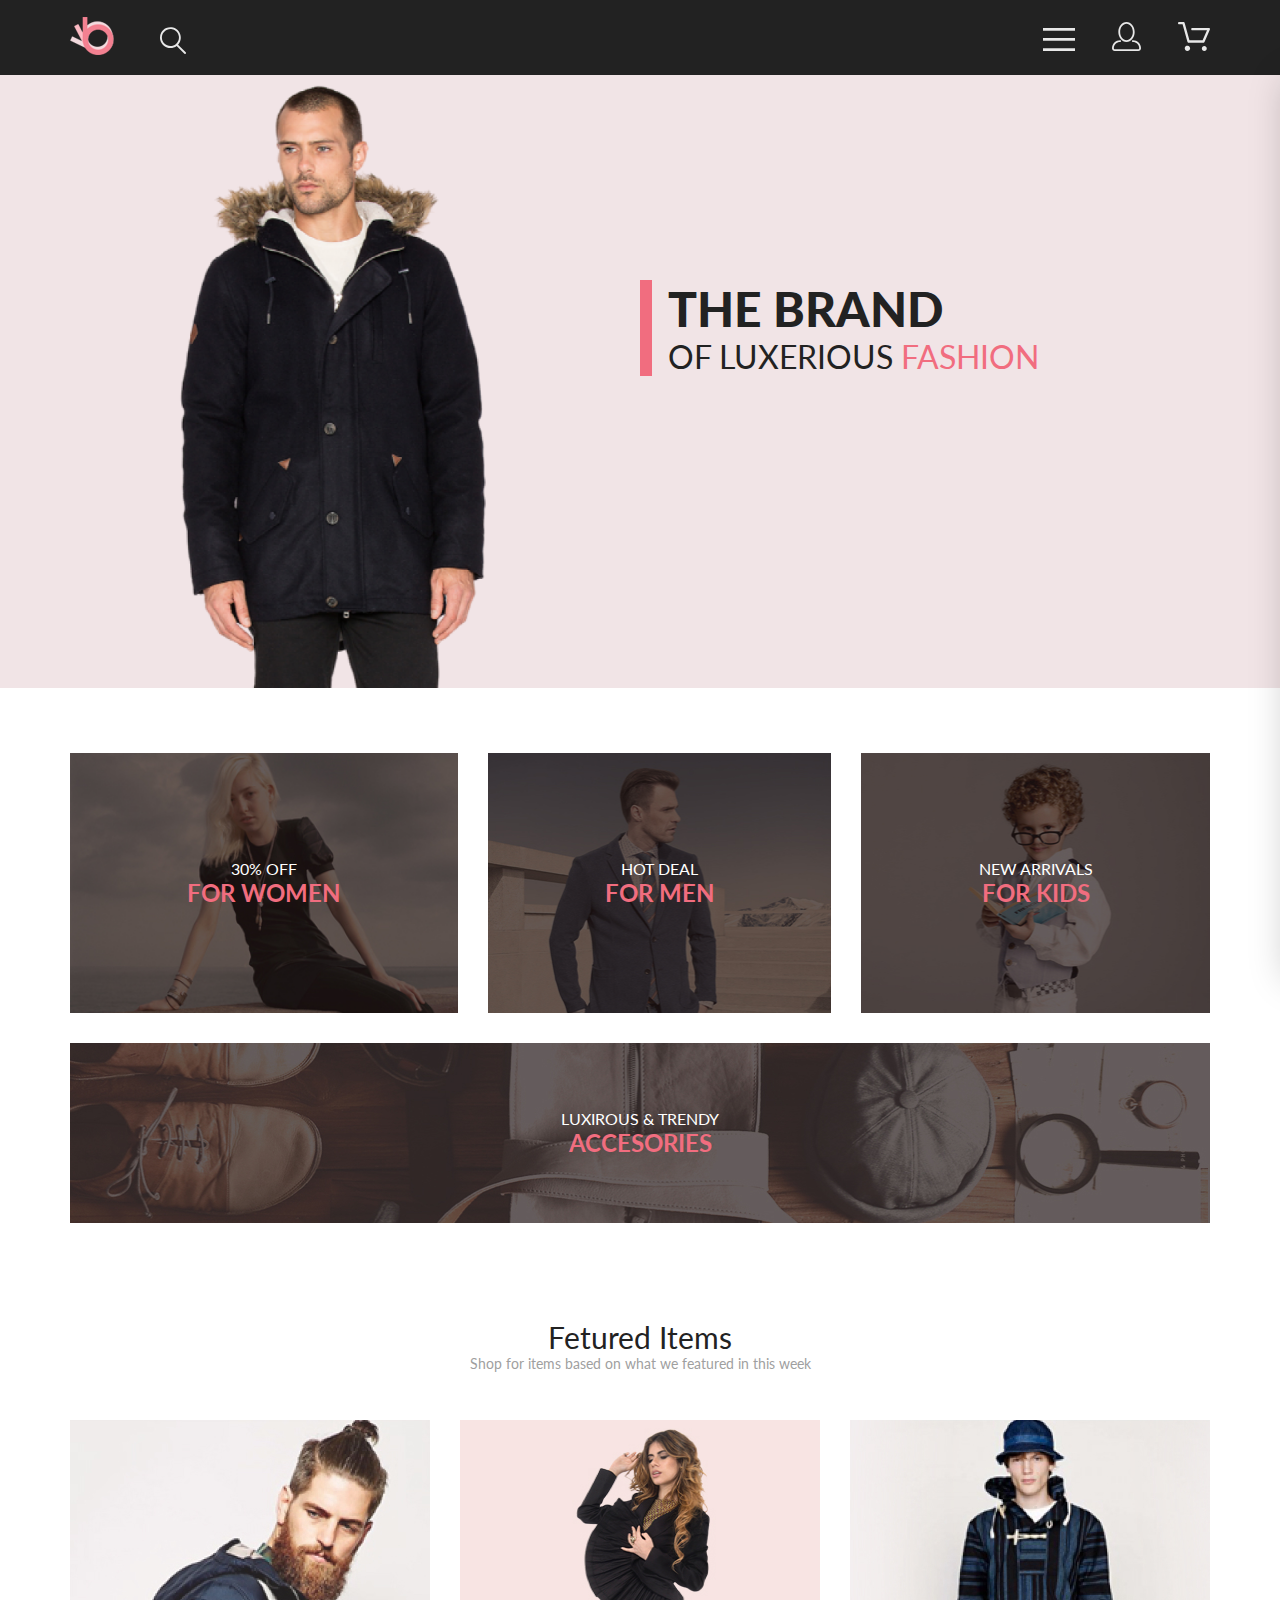
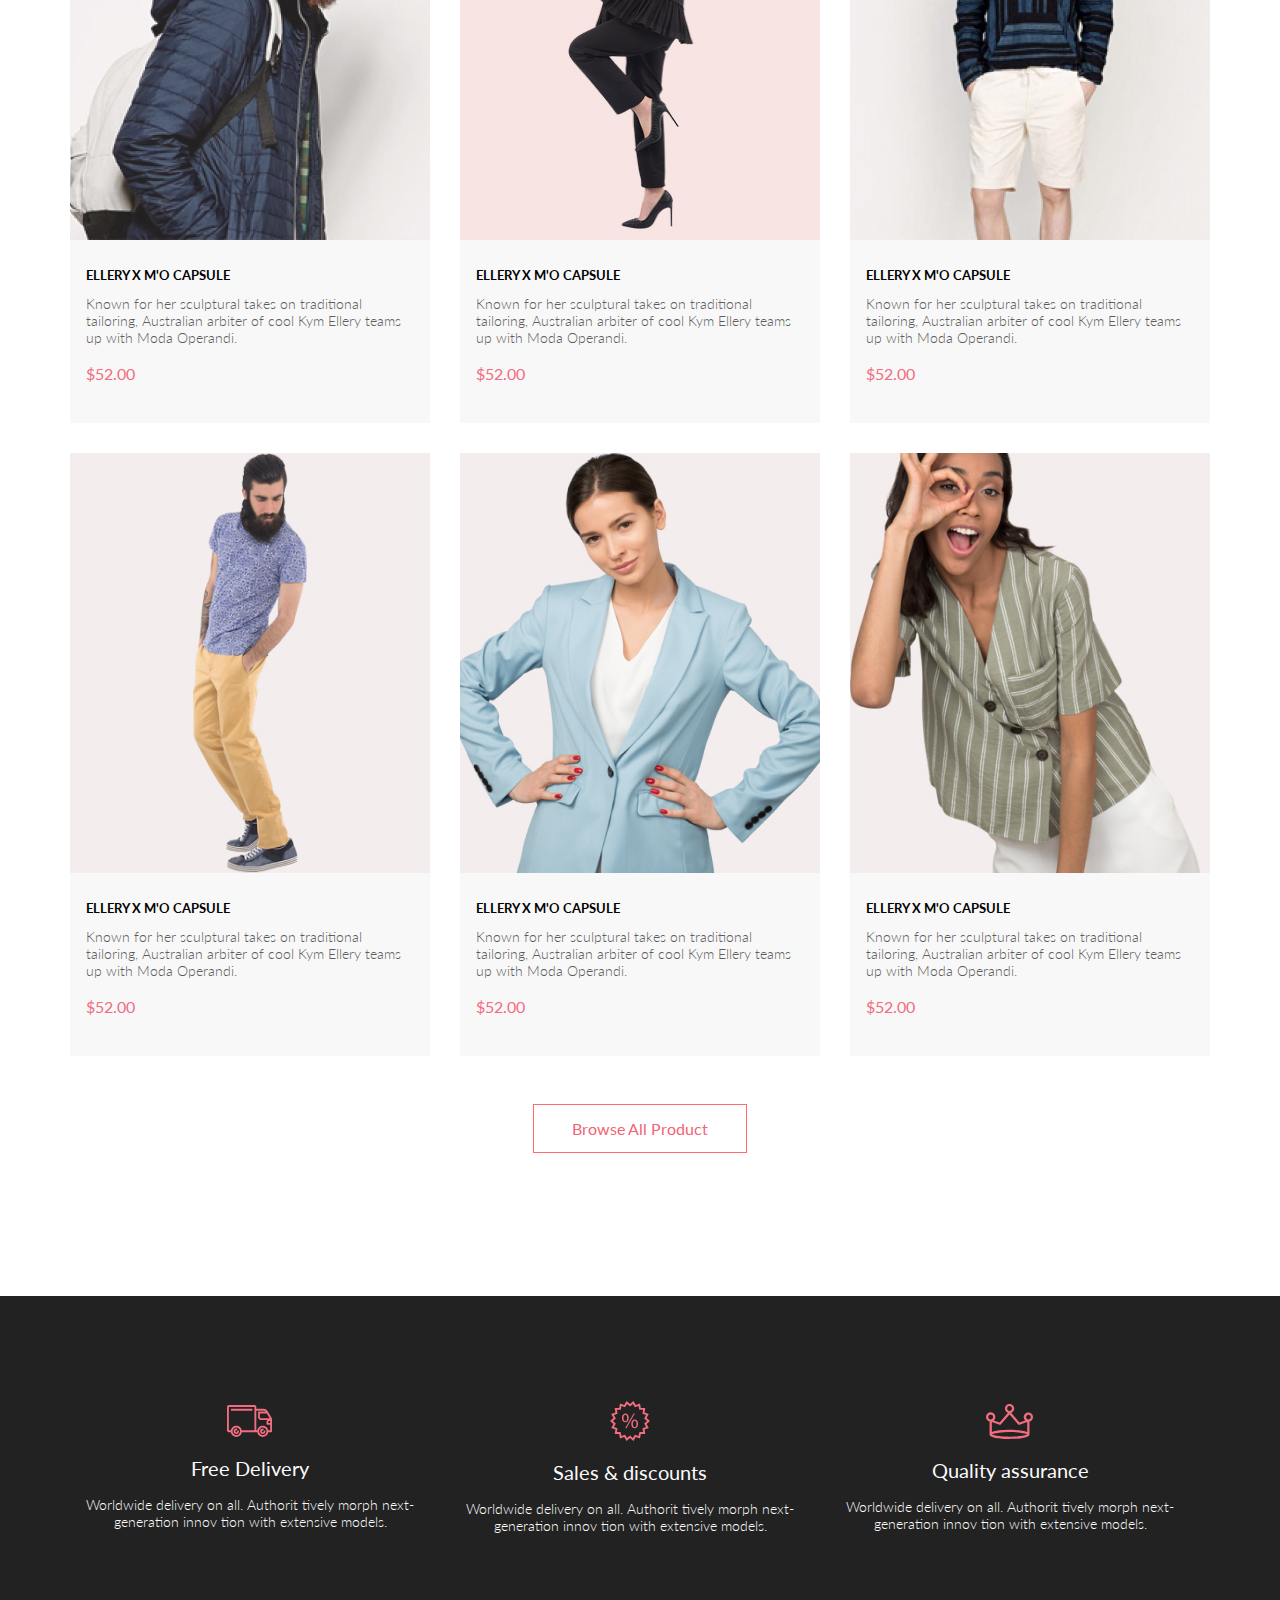
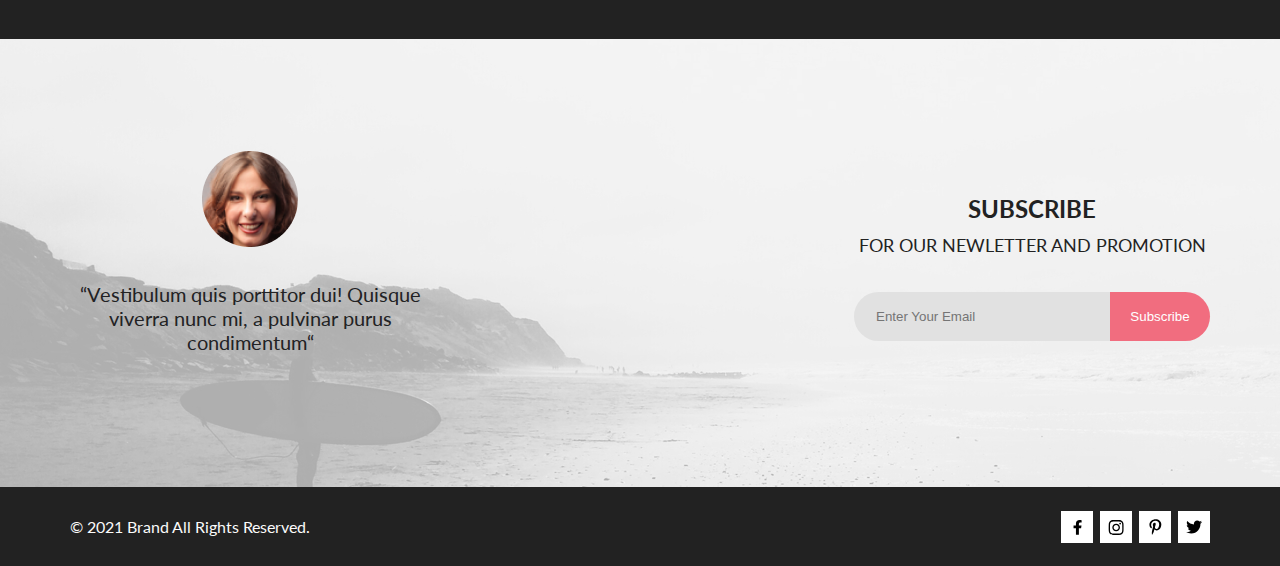
<file: index.html>
<!DOCTYPE html>
<html lang="en">

<head>
    <meta charset="UTF-8">
    <meta http-equiv="X-UA-Compatible" content="IE=edge">
    <meta name="viewport" content="width=device-width, initial-scale=1.0">
    <title>Document</title>
    <link rel="stylesheet" href="css/style.css">
    <link rel="preconnect" href="https://fonts.gstatic.com">
    <link href="https://fonts.googleapis.com/css2?family=Lato:wght@300;400;700;900&display=swap" rel="stylesheet">
</head>

<body>
    <div class="wrapper">
    <div class="top">
    <header class="header centr">
        <div class="header__left">
            <a href="index.html"><img src="img/logo.png" alt="logo"></a>
            <a class="header__search" href="#"><svg width="27" height="28" viewBox="0 0 27 28" fill="none"
                    xmlns="http://www.w3.org/2000/svg">
                    <path
                        d="M19.0596 17.6259C20.6713 15.8658 21.6282 13.6048 21.7698 11.2225C21.9113 8.84018 21.2288 6.48173 19.8369 4.54318C18.445 2.60463 16.4285 1.20404 14.126 0.576619C11.8234 -0.0508009 9.3751 0.13316 7.19217 1.09761C5.00923 2.06205 3.22463 3.74825 2.13804 5.87302C1.05145 7.9978 0.729054 10.4318 1.225 12.7661C1.72094 15.1005 3.00501 17.1932 4.86158 18.6927C6.71814 20.1922 9.03413 21.0072 11.4206 21.0009C13.673 21.004 15.8645 20.27 17.6606 18.9109L25.4086 26.7179C25.4941 26.807 25.5965 26.8781 25.7099 26.927C25.8232 26.9759 25.9452 27.0017 26.0686 27.0029C26.1923 27.0033 26.3148 26.9782 26.4283 26.9292C26.5419 26.8801 26.6441 26.8082 26.7286 26.7179C26.9025 26.537 26.9997 26.2958 26.9997 26.0449C26.9997 25.794 26.9025 25.5528 26.7286 25.3719L19.0596 17.6259ZM2.88662 10.5009C2.89946 8.81563 3.41094 7.17187 4.35659 5.77685C5.30224 4.38183 6.63972 3.29801 8.20044 2.662C9.76115 2.02599 11.4752 1.86627 13.1266 2.20298C14.7779 2.53969 16.2926 3.35775 17.4797 4.55404C18.6668 5.75033 19.4732 7.27129 19.7972 8.92519C20.1212 10.5791 19.9483 12.2919 19.3002 13.8476C18.6522 15.4034 17.5581 16.7325 16.1559 17.6674C14.7536 18.6023 13.1059 19.1011 11.4206 19.1009C9.14916 19.0901 6.97482 18.1784 5.37484 16.566C3.77486 14.9537 2.87998 12.7724 2.88662 10.5009Z"
                        fill="#E8E8E8" />
                </svg></a>
        </div>
        <div class="header__right">
            <input type="checkbox" id="switch" checked>
            <label class="header__icon" for="switch"><svg width="32" height="23" viewBox="0 0 32 23" fill="none"
                    xmlns="http://www.w3.org/2000/svg">
                    <path d="M0 23V20.31H32V23H0ZM0 12.76V10.07H32V12.76H0ZM0 2.69V0H32V2.69H0Z" fill="#E05C6E" /></svg>
            </label>
            <nav class="menu">
                <label for="switch"><svg width="13" height="13" viewBox="0 0 13 13" fill="none" xmlns="http://www.w3.org/2000/svg">
                    <path d="M7.4158 6.00409L11.7158 1.71409C11.9041 1.52579 12.0099 1.27039 12.0099 1.00409C12.0099 0.73779 11.9041 0.482395 11.7158 0.294092C11.5275 0.105788 11.2721 0 11.0058 0C10.7395 0 10.4841 0.105788 10.2958 0.294092L6.0058 4.59409L1.7158 0.294092C1.52749 0.105788 1.2721 -1.9841e-09 1.0058 0C0.739497 1.9841e-09 0.484102 0.105788 0.295798 0.294092C0.107495 0.482395 0.0017066 0.73779 0.0017066 1.00409C0.0017066 1.27039 0.107495 1.52579 0.295798 1.71409L4.5958 6.00409L0.295798 10.2941C0.20207 10.3871 0.127676 10.4977 0.0769072 10.6195C0.0261385 10.7414 0 10.8721 0 11.0041C0 11.1361 0.0261385 11.2668 0.0769072 11.3887C0.127676 11.5105 0.20207 11.6211 0.295798 11.7141C0.388761 11.8078 0.499362 11.8822 0.621222 11.933C0.743081 11.9838 0.873786 12.0099 1.0058 12.0099C1.13781 12.0099 1.26852 11.9838 1.39038 11.933C1.51223 11.8822 1.62284 11.8078 1.7158 11.7141L6.0058 7.41409L10.2958 11.7141C10.3888 11.8078 10.4994 11.8822 10.6212 11.933C10.7431 11.9838 10.8738 12.0099 11.0058 12.0099C11.1378 12.0099 11.2685 11.9838 11.3904 11.933C11.5122 11.8822 11.6228 11.8078 11.7158 11.7141C11.8095 11.6211 11.8839 11.5105 11.9347 11.3887C11.9855 11.2668 12.0116 11.1361 12.0116 11.0041C12.0116 10.8721 11.9855 10.7414 11.9347 10.6195C11.8839 10.4977 11.8095 10.3871 11.7158 10.2941L7.4158 6.00409Z" fill="#6F6E6E"/>
                    </svg>
                </label>
                <div class="menu__links-menu">
                    <a href="regestration.html"><svg class="header__icon header__icon_mob" width="29" height="29" viewBox="0 0 29 29"
                        fill="none" xmlns="http://www.w3.org/2000/svg">
                        <path
                            d="M14.5 19.937C19 19.937 22.656 15.464 22.656 9.968C22.656 4.472 19 0 14.5 0C13.3631 0.0217413 12.2463 0.303398 11.2351 0.823397C10.2239 1.34339 9.34507 2.08794 8.66602 3C7.12663 4.99573 6.30819 7.45381 6.34399 9.974C6.34399 15.465 10 19.937 14.5 19.937ZM14.5 1.813C18 1.813 20.844 5.472 20.844 9.969C20.844 14.466 17.998 18.125 14.5 18.125C11.002 18.125 8.15603 14.465 8.15503 9.969C8.15403 5.473 11 1.813 14.5 1.813ZM20.844 18.125C20.6036 18.125 20.373 18.2205 20.203 18.3905C20.033 18.5605 19.9375 18.7911 19.9375 19.0315C19.9375 19.2719 20.033 19.5025 20.203 19.6725C20.373 19.8425 20.6036 19.938 20.844 19.938C22.526 19.9399 24.1386 20.6088 25.3279 21.7982C26.5172 22.9875 27.1861 24.6 27.188 26.282C27.1875 26.5221 27.0918 26.7523 26.922 26.9221C26.7522 27.0918 26.5221 27.1875 26.282 27.188H2.71997C2.47985 27.1875 2.24975 27.0918 2.07996 26.9221C1.91016 26.7523 1.81449 26.5221 1.81396 26.282C1.81608 24.6001 2.48517 22.9877 3.67444 21.7985C4.86371 20.6092 6.47608 19.9401 8.15796 19.938C8.39824 19.938 8.62868 19.8425 8.79858 19.6726C8.96849 19.5027 9.06396 19.2723 9.06396 19.032C9.06396 18.7917 8.96849 18.5613 8.79858 18.3914C8.62868 18.2215 8.39824 18.126 8.15796 18.126C5.99541 18.1279 3.92201 18.9875 2.39258 20.5164C0.863144 22.0453 0.00264777 24.1185 0 26.281C0.000794067 27.0019 0.287502 27.693 0.797241 28.2027C1.30698 28.7125 1.99811 28.9992 2.71899 29H26.282C27.0027 28.9989 27.6936 28.7121 28.2031 28.2024C28.7126 27.6927 28.9992 27.0017 29 26.281C28.9974 24.1187 28.1372 22.0457 26.6083 20.5168C25.0793 18.9878 23.0063 18.1276 20.844 18.125Z"
                            fill="#E8E8E8" />
                    </svg></a>
                    <a href="cart.html"><svg class="header__icon header__icon_mob" width="32" height="29" viewBox="0 0 32 29"
                        fill="none" xmlns="http://www.w3.org/2000/svg">
                        <path
                            d="M26.2009 29C25.5532 28.9738 24.9415 28.6948 24.4972 28.2227C24.0529 27.7506 23.8114 27.1232 23.8245 26.475C23.8376 25.8269 24.1043 25.2097 24.5673 24.7559C25.0303 24.3022 25.6527 24.048 26.301 24.048C26.9493 24.048 27.5717 24.3022 28.0347 24.7559C28.4977 25.2097 28.7644 25.8269 28.7775 26.475C28.7906 27.1232 28.549 27.7506 28.1047 28.2227C27.6604 28.6948 27.0488 28.9738 26.401 29H26.2009ZM6.75293 26.32C6.75293 25.79 6.91011 25.2718 7.20459 24.8311C7.49907 24.3904 7.91764 24.0469 8.40735 23.844C8.89705 23.6412 9.43594 23.5881 9.95581 23.6915C10.4757 23.7949 10.9532 24.0502 11.328 24.425C11.7028 24.7998 11.9581 25.2773 12.0615 25.7972C12.1649 26.317 12.1118 26.8559 11.9089 27.3456C11.7061 27.8353 11.3626 28.2539 10.9219 28.5483C10.4812 28.8428 9.96304 29 9.43298 29C9.08087 29.0003 8.73212 28.9311 8.40674 28.7966C8.08136 28.662 7.78569 28.4646 7.53662 28.2158C7.28755 27.9669 7.09001 27.6713 6.9552 27.3461C6.82039 27.0208 6.75098 26.6721 6.75098 26.32H6.75293ZM10.553 20.686C10.2935 20.6868 10.0409 20.6024 9.83411 20.4457C9.62727 20.2891 9.47758 20.0689 9.40796 19.819L4.57495 2.36401H1.18201C0.868521 2.36401 0.567859 2.23947 0.346191 2.01781C0.124523 1.79614 0 1.49549 0 1.18201C0 0.868519 0.124523 0.567873 0.346191 0.346205C0.567859 0.124537 0.868521 5.81268e-06 1.18201 5.81268e-06H5.46301C5.7225 -0.00080736 5.97504 0.0837201 6.18176 0.240568C6.38848 0.397416 6.53784 0.617884 6.60693 0.868006L11.4399 18.323H24.6179L29.001 8.27501H14.401C14.2428 8.27961 14.0854 8.25242 13.9379 8.19507C13.7904 8.13771 13.6559 8.05134 13.5424 7.94108C13.4288 7.83082 13.3386 7.69891 13.277 7.55315C13.2154 7.40739 13.1836 7.25075 13.1836 7.0925C13.1836 6.93426 13.2154 6.77762 13.277 6.63186C13.3386 6.4861 13.4288 6.35419 13.5424 6.24393C13.6559 6.13367 13.7904 6.0473 13.9379 5.98994C14.0854 5.93259 14.2428 5.90541 14.401 5.91001H30.814C31.0097 5.90996 31.2022 5.95866 31.3744 6.05172C31.5465 6.14478 31.6928 6.27926 31.7999 6.44301C31.9078 6.60729 31.9734 6.79569 31.9908 6.99145C32.0083 7.18721 31.9771 7.38424 31.9 7.565L26.495 19.977C26.4026 20.1876 26.251 20.3668 26.0585 20.4927C25.866 20.6186 25.641 20.6858 25.411 20.686H10.553Z"
                            fill="#E8E8E8" />
                    </svg></a>
                </div>
                <h3 class="menu__heading">MENU</h3>
                <ul class="menu__catalog">
                    <li>
                        <a class="menu__section" href="catalog.html">MAN</a>
                            <ul>
                                <li><a class="menu__item" href="catalog.html">Accessories</a></li>
                                <li><a class="menu__item" href="catalog.html">Bags</a></li>
                                <li><a class="menu__item" href="catalog.html">Denim</a></li>
                                <li><a class="menu__item" href="catalog.html">T-Shirts</a></li>
                            </ul>
                    </li>
                    <li>
                        <a class="menu__section" href="catalog.html">WOMAN</a>
                            <ul>
                                <li><a class="menu__item" href="catalog.html">Accessories</a></li>
                                <li><a class="menu__item" href="catalog.html">Jackets & Coats</a></li>
                                <li><a class="menu__item" href="catalog.html">Polos</a></li>
                                <li><a class="menu__item" href="catalog.html">T-Shirts</a></li>
                                <li><a class="menu__item" href="catalog.html">Shirts</a></li>
                            </ul>
                    </li>
                    <li>
                        <a class="menu__section" href="catalog.html">KIDS</a>
                            <ul>
                                <li><a class="menu__item" href="catalog.html">Accessories</a></li>
                                <li><a class="menu__item" href="catalog.html">Jackets & Coats</a></li>
                                <li><a class="menu__item" href="catalog.html">Polos</a></li>
                                <li><a class="menu__item" href="catalog.html">T-Shirts</a></li>
                                <li><a class="menu__item" href="catalog.html">Shirts</a></li>
                                <li><a class="menu__item" href="catalog.html">Bags</a></li>
                            </ul>
                    </li>
                </ul>
            </nav>
            <a class="header__icon header__icon_desc" href="regestration.html"><svg width="29" height="29" viewBox="0 0 29 29" fill="none"
                    xmlns="http://www.w3.org/2000/svg">
                    <path
                        d="M14.5 19.937C19 19.937 22.656 15.464 22.656 9.968C22.656 4.472 19 0 14.5 0C13.3631 0.0217413 12.2463 0.303398 11.2351 0.823397C10.2239 1.34339 9.34507 2.08794 8.66602 3C7.12663 4.99573 6.30819 7.45381 6.34399 9.974C6.34399 15.465 10 19.937 14.5 19.937ZM14.5 1.813C18 1.813 20.844 5.472 20.844 9.969C20.844 14.466 17.998 18.125 14.5 18.125C11.002 18.125 8.15603 14.465 8.15503 9.969C8.15403 5.473 11 1.813 14.5 1.813ZM20.844 18.125C20.6036 18.125 20.373 18.2205 20.203 18.3905C20.033 18.5605 19.9375 18.7911 19.9375 19.0315C19.9375 19.2719 20.033 19.5025 20.203 19.6725C20.373 19.8425 20.6036 19.938 20.844 19.938C22.526 19.9399 24.1386 20.6088 25.3279 21.7982C26.5172 22.9875 27.1861 24.6 27.188 26.282C27.1875 26.5221 27.0918 26.7523 26.922 26.9221C26.7522 27.0918 26.5221 27.1875 26.282 27.188H2.71997C2.47985 27.1875 2.24975 27.0918 2.07996 26.9221C1.91016 26.7523 1.81449 26.5221 1.81396 26.282C1.81608 24.6001 2.48517 22.9877 3.67444 21.7985C4.86371 20.6092 6.47608 19.9401 8.15796 19.938C8.39824 19.938 8.62868 19.8425 8.79858 19.6726C8.96849 19.5027 9.06396 19.2723 9.06396 19.032C9.06396 18.7917 8.96849 18.5613 8.79858 18.3914C8.62868 18.2215 8.39824 18.126 8.15796 18.126C5.99541 18.1279 3.92201 18.9875 2.39258 20.5164C0.863144 22.0453 0.00264777 24.1185 0 26.281C0.000794067 27.0019 0.287502 27.693 0.797241 28.2027C1.30698 28.7125 1.99811 28.9992 2.71899 29H26.282C27.0027 28.9989 27.6936 28.7121 28.2031 28.2024C28.7126 27.6927 28.9992 27.0017 29 26.281C28.9974 24.1187 28.1372 22.0457 26.6083 20.5168C25.0793 18.9878 23.0063 18.1276 20.844 18.125Z"
                        fill="#E8E8E8" />
                </svg></a>
            <a class="header__icon header__icon_desc" href="cart.html"><svg width="32" height="29" viewBox="0 0 32 29" fill="none"
                    xmlns="http://www.w3.org/2000/svg">
                    <path
                        d="M26.2009 29C25.5532 28.9738 24.9415 28.6948 24.4972 28.2227C24.0529 27.7506 23.8114 27.1232 23.8245 26.475C23.8376 25.8269 24.1043 25.2097 24.5673 24.7559C25.0303 24.3022 25.6527 24.048 26.301 24.048C26.9493 24.048 27.5717 24.3022 28.0347 24.7559C28.4977 25.2097 28.7644 25.8269 28.7775 26.475C28.7906 27.1232 28.549 27.7506 28.1047 28.2227C27.6604 28.6948 27.0488 28.9738 26.401 29H26.2009ZM6.75293 26.32C6.75293 25.79 6.91011 25.2718 7.20459 24.8311C7.49907 24.3904 7.91764 24.0469 8.40735 23.844C8.89705 23.6412 9.43594 23.5881 9.95581 23.6915C10.4757 23.7949 10.9532 24.0502 11.328 24.425C11.7028 24.7998 11.9581 25.2773 12.0615 25.7972C12.1649 26.317 12.1118 26.8559 11.9089 27.3456C11.7061 27.8353 11.3626 28.2539 10.9219 28.5483C10.4812 28.8428 9.96304 29 9.43298 29C9.08087 29.0003 8.73212 28.9311 8.40674 28.7966C8.08136 28.662 7.78569 28.4646 7.53662 28.2158C7.28755 27.9669 7.09001 27.6713 6.9552 27.3461C6.82039 27.0208 6.75098 26.6721 6.75098 26.32H6.75293ZM10.553 20.686C10.2935 20.6868 10.0409 20.6024 9.83411 20.4457C9.62727 20.2891 9.47758 20.0689 9.40796 19.819L4.57495 2.36401H1.18201C0.868521 2.36401 0.567859 2.23947 0.346191 2.01781C0.124523 1.79614 0 1.49549 0 1.18201C0 0.868519 0.124523 0.567873 0.346191 0.346205C0.567859 0.124537 0.868521 5.81268e-06 1.18201 5.81268e-06H5.46301C5.7225 -0.00080736 5.97504 0.0837201 6.18176 0.240568C6.38848 0.397416 6.53784 0.617884 6.60693 0.868006L11.4399 18.323H24.6179L29.001 8.27501H14.401C14.2428 8.27961 14.0854 8.25242 13.9379 8.19507C13.7904 8.13771 13.6559 8.05134 13.5424 7.94108C13.4288 7.83082 13.3386 7.69891 13.277 7.55315C13.2154 7.40739 13.1836 7.25075 13.1836 7.0925C13.1836 6.93426 13.2154 6.77762 13.277 6.63186C13.3386 6.4861 13.4288 6.35419 13.5424 6.24393C13.6559 6.13367 13.7904 6.0473 13.9379 5.98994C14.0854 5.93259 14.2428 5.90541 14.401 5.91001H30.814C31.0097 5.90996 31.2022 5.95866 31.3744 6.05172C31.5465 6.14478 31.6928 6.27926 31.7999 6.44301C31.9078 6.60729 31.9734 6.79569 31.9908 6.99145C32.0083 7.18721 31.9771 7.38424 31.9 7.565L26.495 19.977C26.4026 20.1876 26.251 20.3668 26.0585 20.4927C25.866 20.6186 25.641 20.6858 25.411 20.686H10.553Z"
                        fill="#E8E8E8" />
                </svg></a>
        </div>
    </header>
    <section class="promo centr">
        <div class="promo__img"> <img class="promo__photo" src="img/promo.png" alt="promo">
        </div>
        <div class="promo__text">
            <div class="promo__content">
                <h1 class="promo__h1">THE BRAND</h1>
                <h2 class="promo__h2">OF LUXERIOUS <span class="promo__h2_select">FASHION</span></h2>
            </div>
        </div>
    </section>
    </div>
    <section class="sale centr">
        <div class="sale__top">
            <div class="sale__item sale__item_1">
                <p class="sale__text">30% OFF</p>
                <h3 class="sale__heading">FOR WOMEN</h3>
            </div>
            <div class="sale__item sale__item_2">
                <p class="sale__text">HOT DEAL</p>
                <h3 class="sale__heading">FOR MEN</h3>
            </div>
            <div class="sale__item sale__item_3">
                <p class="sale__text">NEW ARRIVALS</p>
                <h3 class="sale__heading">FOR KIDS</h3>
            </div>
        </div>
        <div class="sale__bottom">
            <p class="sale__text">LUXIROUS & TRENDY</p>
            <h3 class="sale__heading">ACCESORIES</h3>
        </div>
    </section>
    <section class="cart centr">
        <header class="cart__title">
            <h3 class="cart__title_up">Fetured Items</h3>
            <p class="cart__title_down">Shop for items based on what we featured in this week</p>
        </header>
        <div class="cart__box">
            <div class="cart__item"><a class="cart__link" href="product.html"><img class="cart__img" src="img/cart_1.jpg" alt="cart_1"></a>
                <div class="cart__content">
                    <a href="#" class="cart__content_title">ELLERY X M'O CAPSULE</a>
                    <p class="cart__content_text">Known for her sculptural takes on traditional tailoring, Australian
                        arbiter of cool Kym Ellery teams
                        up
                        with Moda Operandi.</p>
                    <h4 class="cart__content_price">$52.00</h4>
                </div>
                <a href="#" class="cart__add"><svg class="cart__cart" width="27" height="25" viewBox="0 0 27 25" fill="none" xmlns="http://www.w3.org/2000/svg">
                    <path d="M21.876 22.2662C21.921 22.2549 21.9423 22.2339 21.96 22.2129C21.9678 22.2037 21.9756 22.1946 21.9835 22.1855C22.02 22.1438 22.0233 22.0553 22.0224 22.0105C22.0092 21.9044 21.9185 21.8315 21.8412 21.8315C21.8375 21.8315 21.8336 21.8317 21.8312 21.8318C21.7531 21.8372 21.6653 21.9409 21.6719 22.0625C21.6813 22.1793 21.7675 22.2662 21.8392 22.2662H21.876ZM8.21954 22.2599C8.31873 22.2599 8.39935 22.1655 8.39935 22.0496C8.39935 21.9341 8.31873 21.8401 8.21954 21.8401C8.12042 21.8401 8.03973 21.9341 8.03973 22.0496C8.03973 22.1655 8.12042 22.2599 8.21954 22.2599ZM21.9995 24.2662C21.9517 24.2662 21.8878 24.2662 21.8392 24.2662C20.7017 24.2662 19.7567 23.3545 19.6765 22.198C19.5964 20.9929 20.4937 19.9183 21.6953 19.8364C21.7441 19.8331 21.7928 19.8315 21.8412 19.8315C22.9799 19.8315 23.9413 20.7324 24.019 21.8884C24.0505 22.4915 23.8741 23.0612 23.4898 23.5012C23.1055 23.9575 22.5764 24.2177 21.9995 24.2662ZM8.21954 24.2599C7.01532 24.2599 6.03973 23.2709 6.03973 22.0496C6.03973 20.8291 7.01532 19.8401 8.21954 19.8401C9.42371 19.8401 10.3994 20.8291 10.3994 22.0496C10.3994 23.2709 9.42371 24.2599 8.21954 24.2599ZM21.1984 17.3938H9.13306C8.70013 17.3938 8.31586 17.1005 8.20331 16.6775L4.27753 2.24768H1.52173C0.993408 2.24768 0.560547 1.80859 0.560547 1.27039C0.560547 0.733032 0.993408 0.292969 1.52173 0.292969H4.99933C5.43134 0.292969 5.81561 0.586304 5.9281 1.01025L9.85394 15.4391H20.5576L24.1144 7.13379H12.2578C11.7286 7.13379 11.2957 6.69373 11.2957 6.15649C11.2957 5.61914 11.7286 5.17908 12.2578 5.17908H25.5886C25.9091 5.17908 26.2141 5.34192 26.3896 5.61914C26.566 5.89539 26.5984 6.23743 26.4697 6.547L22.0795 16.807C21.9193 17.1653 21.5827 17.3938 21.1984 17.3938Z" fill="white"/>
                    </svg>
                    Add to Cart
                    </a>
            </div>
            <div class="cart__item"><a class="cart__link" href="product.html"><img class="cart__img" src="img/cart_2.jpg" alt="cart_1"></a>
                <div class="cart__content">
                    <a href="#" class="cart__content_title">ELLERY X M'O CAPSULE</a>
                    <p class="cart__content_text">Known for her sculptural takes on traditional tailoring, Australian
                        arbiter of cool Kym Ellery teams
                        up
                        with Moda Operandi.</p>
                    <h4 class="cart__content_price">$52.00</h4>
                </div>
                <a href="#" class="cart__add"><svg class="cart__cart" width="27" height="25" viewBox="0 0 27 25" fill="none" xmlns="http://www.w3.org/2000/svg">
                    <path d="M21.876 22.2662C21.921 22.2549 21.9423 22.2339 21.96 22.2129C21.9678 22.2037 21.9756 22.1946 21.9835 22.1855C22.02 22.1438 22.0233 22.0553 22.0224 22.0105C22.0092 21.9044 21.9185 21.8315 21.8412 21.8315C21.8375 21.8315 21.8336 21.8317 21.8312 21.8318C21.7531 21.8372 21.6653 21.9409 21.6719 22.0625C21.6813 22.1793 21.7675 22.2662 21.8392 22.2662H21.876ZM8.21954 22.2599C8.31873 22.2599 8.39935 22.1655 8.39935 22.0496C8.39935 21.9341 8.31873 21.8401 8.21954 21.8401C8.12042 21.8401 8.03973 21.9341 8.03973 22.0496C8.03973 22.1655 8.12042 22.2599 8.21954 22.2599ZM21.9995 24.2662C21.9517 24.2662 21.8878 24.2662 21.8392 24.2662C20.7017 24.2662 19.7567 23.3545 19.6765 22.198C19.5964 20.9929 20.4937 19.9183 21.6953 19.8364C21.7441 19.8331 21.7928 19.8315 21.8412 19.8315C22.9799 19.8315 23.9413 20.7324 24.019 21.8884C24.0505 22.4915 23.8741 23.0612 23.4898 23.5012C23.1055 23.9575 22.5764 24.2177 21.9995 24.2662ZM8.21954 24.2599C7.01532 24.2599 6.03973 23.2709 6.03973 22.0496C6.03973 20.8291 7.01532 19.8401 8.21954 19.8401C9.42371 19.8401 10.3994 20.8291 10.3994 22.0496C10.3994 23.2709 9.42371 24.2599 8.21954 24.2599ZM21.1984 17.3938H9.13306C8.70013 17.3938 8.31586 17.1005 8.20331 16.6775L4.27753 2.24768H1.52173C0.993408 2.24768 0.560547 1.80859 0.560547 1.27039C0.560547 0.733032 0.993408 0.292969 1.52173 0.292969H4.99933C5.43134 0.292969 5.81561 0.586304 5.9281 1.01025L9.85394 15.4391H20.5576L24.1144 7.13379H12.2578C11.7286 7.13379 11.2957 6.69373 11.2957 6.15649C11.2957 5.61914 11.7286 5.17908 12.2578 5.17908H25.5886C25.9091 5.17908 26.2141 5.34192 26.3896 5.61914C26.566 5.89539 26.5984 6.23743 26.4697 6.547L22.0795 16.807C21.9193 17.1653 21.5827 17.3938 21.1984 17.3938Z" fill="white"/>
                    </svg>
                    Add to Cart
                    </a>
            </div>
            <div class="cart__item"><a class="cart__link" href="product.html"><img class="cart__img" src="img/cart_3.jpg" alt="cart_1"></a>
                <div class="cart__content">
                    <a href="#" class="cart__content_title">ELLERY X M'O CAPSULE</a>
                    <p class="cart__content_text">Known for her sculptural takes on traditional tailoring, Australian
                        arbiter of cool Kym Ellery teams
                        up
                        with Moda Operandi.</p>
                    <h4 class="cart__content_price">$52.00</h4>
                </div>
                <a href="#" class="cart__add"><svg class="cart__cart" width="27" height="25" viewBox="0 0 27 25" fill="none" xmlns="http://www.w3.org/2000/svg">
                    <path d="M21.876 22.2662C21.921 22.2549 21.9423 22.2339 21.96 22.2129C21.9678 22.2037 21.9756 22.1946 21.9835 22.1855C22.02 22.1438 22.0233 22.0553 22.0224 22.0105C22.0092 21.9044 21.9185 21.8315 21.8412 21.8315C21.8375 21.8315 21.8336 21.8317 21.8312 21.8318C21.7531 21.8372 21.6653 21.9409 21.6719 22.0625C21.6813 22.1793 21.7675 22.2662 21.8392 22.2662H21.876ZM8.21954 22.2599C8.31873 22.2599 8.39935 22.1655 8.39935 22.0496C8.39935 21.9341 8.31873 21.8401 8.21954 21.8401C8.12042 21.8401 8.03973 21.9341 8.03973 22.0496C8.03973 22.1655 8.12042 22.2599 8.21954 22.2599ZM21.9995 24.2662C21.9517 24.2662 21.8878 24.2662 21.8392 24.2662C20.7017 24.2662 19.7567 23.3545 19.6765 22.198C19.5964 20.9929 20.4937 19.9183 21.6953 19.8364C21.7441 19.8331 21.7928 19.8315 21.8412 19.8315C22.9799 19.8315 23.9413 20.7324 24.019 21.8884C24.0505 22.4915 23.8741 23.0612 23.4898 23.5012C23.1055 23.9575 22.5764 24.2177 21.9995 24.2662ZM8.21954 24.2599C7.01532 24.2599 6.03973 23.2709 6.03973 22.0496C6.03973 20.8291 7.01532 19.8401 8.21954 19.8401C9.42371 19.8401 10.3994 20.8291 10.3994 22.0496C10.3994 23.2709 9.42371 24.2599 8.21954 24.2599ZM21.1984 17.3938H9.13306C8.70013 17.3938 8.31586 17.1005 8.20331 16.6775L4.27753 2.24768H1.52173C0.993408 2.24768 0.560547 1.80859 0.560547 1.27039C0.560547 0.733032 0.993408 0.292969 1.52173 0.292969H4.99933C5.43134 0.292969 5.81561 0.586304 5.9281 1.01025L9.85394 15.4391H20.5576L24.1144 7.13379H12.2578C11.7286 7.13379 11.2957 6.69373 11.2957 6.15649C11.2957 5.61914 11.7286 5.17908 12.2578 5.17908H25.5886C25.9091 5.17908 26.2141 5.34192 26.3896 5.61914C26.566 5.89539 26.5984 6.23743 26.4697 6.547L22.0795 16.807C21.9193 17.1653 21.5827 17.3938 21.1984 17.3938Z" fill="white"/>
                    </svg>
                    Add to Cart
                    </a>
            </div>
            <div class="cart__item"><a class="cart__link" href="product.html"><img class="cart__img" src="img/cart_4.jpg" alt="cart_1"></a>
                <div class="cart__content">
                    <a href="#" class="cart__content_title">ELLERY X M'O CAPSULE</a>
                    <p class="cart__content_text">Known for her sculptural takes on traditional tailoring, Australian
                        arbiter of cool Kym Ellery teams
                        up
                        with Moda Operandi.</p>
                    <h4 class="cart__content_price">$52.00</h4>
                </div>
                <a href="#" class="cart__add"><svg class="cart__cart" width="27" height="25" viewBox="0 0 27 25" fill="none" xmlns="http://www.w3.org/2000/svg">
                    <path d="M21.876 22.2662C21.921 22.2549 21.9423 22.2339 21.96 22.2129C21.9678 22.2037 21.9756 22.1946 21.9835 22.1855C22.02 22.1438 22.0233 22.0553 22.0224 22.0105C22.0092 21.9044 21.9185 21.8315 21.8412 21.8315C21.8375 21.8315 21.8336 21.8317 21.8312 21.8318C21.7531 21.8372 21.6653 21.9409 21.6719 22.0625C21.6813 22.1793 21.7675 22.2662 21.8392 22.2662H21.876ZM8.21954 22.2599C8.31873 22.2599 8.39935 22.1655 8.39935 22.0496C8.39935 21.9341 8.31873 21.8401 8.21954 21.8401C8.12042 21.8401 8.03973 21.9341 8.03973 22.0496C8.03973 22.1655 8.12042 22.2599 8.21954 22.2599ZM21.9995 24.2662C21.9517 24.2662 21.8878 24.2662 21.8392 24.2662C20.7017 24.2662 19.7567 23.3545 19.6765 22.198C19.5964 20.9929 20.4937 19.9183 21.6953 19.8364C21.7441 19.8331 21.7928 19.8315 21.8412 19.8315C22.9799 19.8315 23.9413 20.7324 24.019 21.8884C24.0505 22.4915 23.8741 23.0612 23.4898 23.5012C23.1055 23.9575 22.5764 24.2177 21.9995 24.2662ZM8.21954 24.2599C7.01532 24.2599 6.03973 23.2709 6.03973 22.0496C6.03973 20.8291 7.01532 19.8401 8.21954 19.8401C9.42371 19.8401 10.3994 20.8291 10.3994 22.0496C10.3994 23.2709 9.42371 24.2599 8.21954 24.2599ZM21.1984 17.3938H9.13306C8.70013 17.3938 8.31586 17.1005 8.20331 16.6775L4.27753 2.24768H1.52173C0.993408 2.24768 0.560547 1.80859 0.560547 1.27039C0.560547 0.733032 0.993408 0.292969 1.52173 0.292969H4.99933C5.43134 0.292969 5.81561 0.586304 5.9281 1.01025L9.85394 15.4391H20.5576L24.1144 7.13379H12.2578C11.7286 7.13379 11.2957 6.69373 11.2957 6.15649C11.2957 5.61914 11.7286 5.17908 12.2578 5.17908H25.5886C25.9091 5.17908 26.2141 5.34192 26.3896 5.61914C26.566 5.89539 26.5984 6.23743 26.4697 6.547L22.0795 16.807C21.9193 17.1653 21.5827 17.3938 21.1984 17.3938Z" fill="white"/>
                    </svg>
                    Add to Cart
                    </a>
            </div>
            <div class="cart__item"><a class="cart__link" href="product.html"><img class="cart__img" src="img/cart_5.jpg" alt="cart_1"></a>
                <div class="cart__content">
                    <a href="#" class="cart__content_title">ELLERY X M'O CAPSULE</a>
                    <p class="cart__content_text">Known for her sculptural takes on traditional tailoring, Australian
                        arbiter of cool Kym Ellery teams
                        up
                        with Moda Operandi.</p>
                    <h4 class="cart__content_price">$52.00</h4>
                </div>
                <a href="#" class="cart__add"><svg class="cart__cart" width="27" height="25" viewBox="0 0 27 25" fill="none" xmlns="http://www.w3.org/2000/svg">
                    <path d="M21.876 22.2662C21.921 22.2549 21.9423 22.2339 21.96 22.2129C21.9678 22.2037 21.9756 22.1946 21.9835 22.1855C22.02 22.1438 22.0233 22.0553 22.0224 22.0105C22.0092 21.9044 21.9185 21.8315 21.8412 21.8315C21.8375 21.8315 21.8336 21.8317 21.8312 21.8318C21.7531 21.8372 21.6653 21.9409 21.6719 22.0625C21.6813 22.1793 21.7675 22.2662 21.8392 22.2662H21.876ZM8.21954 22.2599C8.31873 22.2599 8.39935 22.1655 8.39935 22.0496C8.39935 21.9341 8.31873 21.8401 8.21954 21.8401C8.12042 21.8401 8.03973 21.9341 8.03973 22.0496C8.03973 22.1655 8.12042 22.2599 8.21954 22.2599ZM21.9995 24.2662C21.9517 24.2662 21.8878 24.2662 21.8392 24.2662C20.7017 24.2662 19.7567 23.3545 19.6765 22.198C19.5964 20.9929 20.4937 19.9183 21.6953 19.8364C21.7441 19.8331 21.7928 19.8315 21.8412 19.8315C22.9799 19.8315 23.9413 20.7324 24.019 21.8884C24.0505 22.4915 23.8741 23.0612 23.4898 23.5012C23.1055 23.9575 22.5764 24.2177 21.9995 24.2662ZM8.21954 24.2599C7.01532 24.2599 6.03973 23.2709 6.03973 22.0496C6.03973 20.8291 7.01532 19.8401 8.21954 19.8401C9.42371 19.8401 10.3994 20.8291 10.3994 22.0496C10.3994 23.2709 9.42371 24.2599 8.21954 24.2599ZM21.1984 17.3938H9.13306C8.70013 17.3938 8.31586 17.1005 8.20331 16.6775L4.27753 2.24768H1.52173C0.993408 2.24768 0.560547 1.80859 0.560547 1.27039C0.560547 0.733032 0.993408 0.292969 1.52173 0.292969H4.99933C5.43134 0.292969 5.81561 0.586304 5.9281 1.01025L9.85394 15.4391H20.5576L24.1144 7.13379H12.2578C11.7286 7.13379 11.2957 6.69373 11.2957 6.15649C11.2957 5.61914 11.7286 5.17908 12.2578 5.17908H25.5886C25.9091 5.17908 26.2141 5.34192 26.3896 5.61914C26.566 5.89539 26.5984 6.23743 26.4697 6.547L22.0795 16.807C21.9193 17.1653 21.5827 17.3938 21.1984 17.3938Z" fill="white"/>
                    </svg>
                    Add to Cart
                    </a>
            </div>
            <div class="cart__item"><a class="cart__link" href="product.html"><img class="cart__img" src="img/cart_6.jpg" alt="cart_1"></a>
                <div class="cart__content">
                    <a href="#" class="cart__content_title">ELLERY X M'O CAPSULE</a>
                    <p class="cart__content_text">Known for her sculptural takes on traditional tailoring, Australian
                        arbiter of cool Kym Ellery teams
                        up
                        with Moda Operandi.</p>
                    <h4 class="cart__content_price">$52.00</h4>
                </div>
                <a href="#" class="cart__add"><svg class="cart__cart" width="27" height="25" viewBox="0 0 27 25" fill="none" xmlns="http://www.w3.org/2000/svg">
                    <path d="M21.876 22.2662C21.921 22.2549 21.9423 22.2339 21.96 22.2129C21.9678 22.2037 21.9756 22.1946 21.9835 22.1855C22.02 22.1438 22.0233 22.0553 22.0224 22.0105C22.0092 21.9044 21.9185 21.8315 21.8412 21.8315C21.8375 21.8315 21.8336 21.8317 21.8312 21.8318C21.7531 21.8372 21.6653 21.9409 21.6719 22.0625C21.6813 22.1793 21.7675 22.2662 21.8392 22.2662H21.876ZM8.21954 22.2599C8.31873 22.2599 8.39935 22.1655 8.39935 22.0496C8.39935 21.9341 8.31873 21.8401 8.21954 21.8401C8.12042 21.8401 8.03973 21.9341 8.03973 22.0496C8.03973 22.1655 8.12042 22.2599 8.21954 22.2599ZM21.9995 24.2662C21.9517 24.2662 21.8878 24.2662 21.8392 24.2662C20.7017 24.2662 19.7567 23.3545 19.6765 22.198C19.5964 20.9929 20.4937 19.9183 21.6953 19.8364C21.7441 19.8331 21.7928 19.8315 21.8412 19.8315C22.9799 19.8315 23.9413 20.7324 24.019 21.8884C24.0505 22.4915 23.8741 23.0612 23.4898 23.5012C23.1055 23.9575 22.5764 24.2177 21.9995 24.2662ZM8.21954 24.2599C7.01532 24.2599 6.03973 23.2709 6.03973 22.0496C6.03973 20.8291 7.01532 19.8401 8.21954 19.8401C9.42371 19.8401 10.3994 20.8291 10.3994 22.0496C10.3994 23.2709 9.42371 24.2599 8.21954 24.2599ZM21.1984 17.3938H9.13306C8.70013 17.3938 8.31586 17.1005 8.20331 16.6775L4.27753 2.24768H1.52173C0.993408 2.24768 0.560547 1.80859 0.560547 1.27039C0.560547 0.733032 0.993408 0.292969 1.52173 0.292969H4.99933C5.43134 0.292969 5.81561 0.586304 5.9281 1.01025L9.85394 15.4391H20.5576L24.1144 7.13379H12.2578C11.7286 7.13379 11.2957 6.69373 11.2957 6.15649C11.2957 5.61914 11.7286 5.17908 12.2578 5.17908H25.5886C25.9091 5.17908 26.2141 5.34192 26.3896 5.61914C26.566 5.89539 26.5984 6.23743 26.4697 6.547L22.0795 16.807C21.9193 17.1653 21.5827 17.3938 21.1984 17.3938Z" fill="white"/>
                    </svg>
                    Add to Cart
                    </a>
            </div>
         </div>
        <a href="#" class="cart__bottom">Browse All Product</a>
    </section>
    <section class="benefit centr">        
            <article class="benefit__content">
                <svg width="46" height="32" viewBox="0 0 46 32" fill="none" xmlns="http://www.w3.org/2000/svg">
                    <path
                        d="M30.2873 27.2429H14.8103C14.6031 28.5509 13.936 29.742 12.929 30.6021C11.922 31.4621 10.6411 31.9346 9.31682 31.9346C7.99252 31.9346 6.71166 31.4621 5.70464 30.6021C4.69762 29.742 4.03052 28.5509 3.82332 27.2429H1.88631C1.39149 27.2397 0.918139 27.0404 0.570025 26.6887C0.221911 26.337 0.0274507 25.8618 0.0293142 25.3669V1.87695C0.0271852 1.38195 0.221516 0.906335 0.569658 0.554443C0.917801 0.202551 1.39131 0.00317363 1.88631 0H27.4373C27.9322 0.00317353 28.4056 0.202522 28.7536 0.554443C29.1016 0.906364 29.2957 1.38204 29.2933 1.87695V3.78198H36.4143C36.4947 3.78164 36.5747 3.79208 36.6523 3.81299C38.9523 4.01299 40.1093 5.2129 41.3293 7.2749L44.8883 13.3689C44.9732 13.5136 45.018 13.6782 45.0183 13.8459V26.304C45.0194 26.5515 44.9221 26.7892 44.7479 26.9651C44.5737 27.141 44.3369 27.2406 44.0893 27.2419H41.2753C41.0681 28.5499 40.401 29.741 39.394 30.6011C38.387 31.4611 37.1061 31.9336 35.7818 31.9336C34.4575 31.9336 33.1767 31.4611 32.1696 30.6011C31.1626 29.741 30.4955 28.5499 30.2883 27.2419L30.2873 27.2429ZM32.0653 26.304C32.0732 27.0369 32.2977 27.7511 32.7107 28.3567C33.1236 28.9623 33.7065 29.4322 34.3859 29.7073C35.0653 29.9824 35.811 30.0503 36.5289 29.9026C37.2469 29.7548 37.9051 29.398 38.4207 28.877C38.9363 28.3559 39.2862 27.6941 39.4265 26.9746C39.5667 26.2551 39.491 25.5103 39.2088 24.8337C38.9267 24.1572 38.4507 23.5794 37.8408 23.1729C37.2309 22.7663 36.5143 22.5491 35.7813 22.5488C34.791 22.5552 33.8436 22.9543 33.1469 23.6582C32.4503 24.3621 32.0613 25.3136 32.0653 26.304ZM5.60134 26.304C5.60923 27.0369 5.83376 27.7511 6.24669 28.3567C6.65962 28.9623 7.2425 29.4322 7.92192 29.7073C8.60135 29.9824 9.34697 30.0503 10.0649 29.9026C10.7829 29.7548 11.4411 29.398 11.9567 28.877C12.4723 28.3559 12.8222 27.6941 12.9625 26.9746C13.1027 26.2551 13.027 25.5103 12.7448 24.8337C12.4627 24.1572 11.9867 23.5794 11.3768 23.1729C10.7669 22.7663 10.0503 22.5491 9.31731 22.5488C8.32679 22.5549 7.37915 22.9537 6.6823 23.6577C5.98545 24.3617 5.59634 25.3134 5.60033 26.304H5.60134ZM41.2733 25.366H43.1593V19.7478H40.4233C40.3007 19.7473 40.1794 19.7227 40.0664 19.6753C39.9533 19.6279 39.8507 19.5585 39.7644 19.4714C39.6781 19.3843 39.6099 19.281 39.5635 19.1675C39.5172 19.054 39.4937 18.9324 39.4943 18.8098V16.9629C39.494 16.2423 39.7696 15.5488 40.2643 15.0249H33.8853C33.8081 15.0248 33.7312 15.015 33.6563 14.9958C32.9516 14.933 32.2961 14.6081 31.8194 14.0852C31.3428 13.5623 31.0798 12.8794 31.0823 12.1719V7.47192C31.0817 7.34927 31.1052 7.22758 31.1515 7.11401C31.1978 7.00044 31.2661 6.89725 31.3523 6.81006C31.4386 6.72286 31.5412 6.6535 31.6543 6.60596C31.7674 6.55841 31.8887 6.53361 32.0113 6.53296H38.4943C38.15 6.21428 37.7426 5.97123 37.2986 5.81982C36.8545 5.66842 36.3836 5.61187 35.9163 5.65381H29.2933V25.3618H30.2873C30.4945 24.0538 31.1616 22.8627 32.1687 22.0027C33.1757 21.1426 34.4565 20.6702 35.7808 20.6702C37.1051 20.6702 38.386 21.1426 39.393 22.0027C40.4 22.8627 41.0671 24.0538 41.2743 25.3618L41.2733 25.366ZM14.8093 25.366H27.4363V1.87598H1.88631V25.366H3.82332C4.03052 24.058 4.69762 22.8666 5.70464 22.0066C6.71166 21.1465 7.99252 20.6741 9.31682 20.6741C10.6411 20.6741 11.922 21.1465 12.929 22.0066C13.936 22.8666 14.6031 24.058 14.8103 25.366H14.8093ZM41.3513 16.9658V17.875H43.1593V16.0278H42.2803C42.0335 16.0294 41.7973 16.1288 41.6234 16.304C41.4495 16.4792 41.352 16.716 41.3523 16.9629L41.3513 16.9658ZM32.9383 12.1738C32.9372 12.4263 33.0363 12.6691 33.2139 12.8486C33.3914 13.0282 33.6328 13.13 33.8853 13.1318C33.9492 13.1316 34.0129 13.1384 34.0753 13.1519H42.6003L39.8343 8.41602H32.9343L32.9383 12.1738ZM33.0313 26.3059C33.0284 25.5734 33.3162 24.8695 33.8316 24.3489C34.3469 23.8283 35.0478 23.5333 35.7803 23.5288C36.0291 23.5288 36.2677 23.6278 36.4436 23.8037C36.6195 23.9796 36.7183 24.218 36.7183 24.4668C36.7183 24.7156 36.6195 24.9542 36.4436 25.1301C36.2677 25.306 36.0291 25.4048 35.7803 25.4048C35.602 25.4032 35.4272 25.4548 35.2782 25.5527C35.1291 25.6507 35.0125 25.7905 34.9432 25.9548C34.8738 26.1191 34.8548 26.3005 34.8887 26.4756C34.9225 26.6507 35.0076 26.8118 35.1331 26.9385C35.2586 27.0651 35.419 27.1516 35.5938 27.187C35.7686 27.2224 35.9499 27.2051 36.1149 27.1372C36.2798 27.0693 36.4208 26.9538 36.5201 26.8057C36.6193 26.6575 36.6723 26.4833 36.6723 26.3049C36.6723 26.0587 36.7701 25.8226 36.9443 25.6484C37.1184 25.4743 37.3546 25.3765 37.6008 25.3765C37.8471 25.3765 38.0832 25.4743 38.2574 25.6484C38.4315 25.8226 38.5293 26.0587 38.5293 26.3049C38.5293 27.0343 38.2396 27.7338 37.7239 28.2495C37.2081 28.7652 36.5087 29.0549 35.7793 29.0549C35.05 29.0549 34.3505 28.7652 33.8348 28.2495C33.319 27.7338 33.0293 27.0343 33.0293 26.3049L33.0313 26.3059ZM6.56731 26.3059C6.56438 25.5734 6.8522 24.8695 7.36757 24.3489C7.88294 23.8283 8.58378 23.5333 9.31633 23.5288C9.5651 23.5288 9.80369 23.6278 9.9796 23.8037C10.1555 23.9796 10.2543 24.218 10.2543 24.4668C10.2543 24.7156 10.1555 24.9542 9.9796 25.1301C9.80369 25.306 9.5651 25.4048 9.31633 25.4048C9.138 25.4032 8.96319 25.4548 8.81413 25.5527C8.66508 25.6507 8.54849 25.7905 8.47914 25.9548C8.4098 26.1191 8.39082 26.3005 8.42464 26.4756C8.45846 26.6507 8.54354 26.8118 8.66908 26.9385C8.79463 27.0651 8.95498 27.1516 9.12978 27.187C9.30458 27.2224 9.48595 27.2051 9.65087 27.1372C9.81579 27.0693 9.95683 26.9538 10.0561 26.8057C10.1553 26.6575 10.2083 26.4833 10.2083 26.3049C10.2083 26.0587 10.3061 25.8226 10.4803 25.6484C10.6544 25.4743 10.8906 25.3765 11.1368 25.3765C11.3831 25.3765 11.6193 25.4743 11.7934 25.6484C11.9675 25.8226 12.0653 26.0587 12.0653 26.3049C12.0653 27.0343 11.7756 27.7338 11.2599 28.2495C10.7441 28.7652 10.0447 29.0549 9.31532 29.0549C8.58598 29.0549 7.8865 28.7652 7.37078 28.2495C6.85505 27.7338 6.56532 27.0343 6.56532 26.3049L6.56731 26.3059ZM4.70934 5.65991C4.46056 5.65991 4.22198 5.56116 4.04607 5.38525C3.87016 5.20934 3.77132 4.9707 3.77132 4.72192C3.77132 4.47315 3.87016 4.2345 4.04607 4.05859C4.22198 3.88268 4.46056 3.78394 4.70934 3.78394H24.6093C24.8581 3.78394 25.0967 3.88268 25.2726 4.05859C25.4485 4.2345 25.5473 4.47315 25.5473 4.72192C25.5473 4.9707 25.4485 5.20934 25.2726 5.38525C25.0967 5.56116 24.8581 5.65991 24.6093 5.65991H4.70934Z"
                        fill="#F16D7F" />
                </svg>
                <h3 class="benefit__content_title">Free Delivery</h3>
                <p class="benefit__content_text">Worldwide delivery on all. Authorit tively morph next-generation innov
                    tion with extensive models.
                </p>
            </article>
            <article class="benefit__content">
                <svg width="40" height="40" viewBox="0 0 40 40" fill="none" xmlns="http://www.w3.org/2000/svg">
                    <path
                        d="M19.994 37.0239L16.523 39.9238L14.235 36.0039L9.995 37.5159L9.17297 33.0359L4.67999 32.991L5.41199 28.491L1.20398 26.8909L3.414 22.925L0 19.96L3.41199 16.9929L1.20203 13.0278L5.41101 11.428L4.67798 6.93286L9.172 6.88892L9.99402 2.40894L14.234 3.91992L16.522 0L19.993 2.8999L23.464 0L25.753 3.9209L29.993 2.40894L30.814 6.88989L35.308 6.93481L34.576 11.4299L38.784 13.03L36.574 16.9958L39.986 19.9609L36.574 22.928L38.783 26.894L34.574 28.4939L35.307 32.988L30.812 33.033L29.991 37.5139L25.753 36.0029L23.464 39.9229L19.994 37.0239ZM21.2 35.541L22.961 37.012L24.122 35.022L24.914 33.666L26.382 34.189L28.533 34.957L28.95 32.6838L29.235 31.1289L30.796 31.113L33.078 31.092L32.706 28.8098L32.452 27.25L33.911 26.696L36.045 25.8828L34.925 23.873L34.159 22.498L35.342 21.4709L37.076 19.9609L35.343 18.4609L34.16 17.4319L34.926 16.0559L36.047 14.0449L33.913 13.2339L32.454 12.6809L32.709 11.1208L33.081 8.83984L30.799 8.81689L29.239 8.80103L28.954 7.24683L28.538 4.97388L26.386 5.74097L24.918 6.26392L24.125 4.90698L22.963 2.91699L21.201 4.38794L19.996 5.39282L18.791 4.38794L17.03 2.91699L15.869 4.90601L15.077 6.26294L13.608 5.73999L11.458 4.97192L11.04 7.24585L10.755 8.80005L9.19501 8.81592L6.914 8.83789L7.28601 11.1199L7.53998 12.678L6.08099 13.2329L3.94598 14.0439L5.06702 16.0549L5.83301 17.4299L4.65002 18.459L2.91602 19.967L4.64899 21.4739L5.83197 22.5029L5.06598 23.8779L3.94501 25.8879L6.078 26.698L7.53802 27.2529L7.28302 28.812L6.91199 31.0959L9.19299 31.1189L10.753 31.135L11.038 32.6899L11.455 34.9619L13.607 34.1948L15.076 33.6719L15.868 35.0288L17.03 37.019L18.791 35.5479L19.996 34.543L21.2 35.541ZM21.318 23.02C21.318 20.093 22.883 18.4648 24.777 18.4648C26.783 18.4648 28.077 20.0279 28.077 22.7949C28.077 25.8539 26.492 27.3718 24.662 27.3718C22.883 27.3718 21.338 25.922 21.318 23.02ZM22.839 22.9319C22.816 24.7829 23.521 26.1899 24.711 26.1899C25.988 26.1899 26.561 24.8049 26.561 22.8899C26.561 21.1249 26.054 19.6528 24.711 19.6528C23.5 19.6488 22.839 21.1029 22.839 22.9309V22.9319ZM15.194 27.332L23.609 12.613H24.842L16.427 27.332H15.194ZM11.979 16.99C11.979 14.09 13.542 12.458 15.437 12.458C17.437 12.458 18.763 14.022 18.763 16.79C18.763 19.848 17.177 21.365 15.327 21.365C13.544 21.365 12 19.915 11.979 16.991V16.99ZM13.521 16.9238C13.477 18.7748 14.162 20.1809 15.371 20.1829C16.648 20.1829 17.221 18.7988 17.221 16.8828C17.221 15.1168 16.714 13.645 15.371 13.645C14.162 13.642 13.521 15.092 13.521 16.925V16.9238Z"
                        fill="#F16D7F" />
                </svg>
                <h3 class="benefit__content_title">Sales & discounts</h3>
                <p class="benefit__content_text">Worldwide delivery on all. Authorit tively morph next-generation innov
                    tion with extensive models.
                </p>
            </article>
            <article class="benefit__content">
                <svg width="48" height="35" viewBox="0 0 48 35" fill="none" xmlns="http://www.w3.org/2000/svg">
                    <path
                        d="M42.3938 8.53564C41.1774 8.52335 40.0058 8.99349 39.1351 9.84302C38.2644 10.6925 37.7655 11.8522 37.7479 13.0686C37.751 13.7086 37.892 14.3405 38.1612 14.9211C38.4304 15.5018 38.8215 16.0176 39.3079 16.4336L33.4479 18.4888L25.1089 8.80566C26.0042 8.50693 26.784 7.93646 27.3396 7.17358C27.8953 6.41071 28.1992 5.49331 28.2089 4.54956C28.1837 3.33432 27.6832 2.17743 26.8149 1.3269C25.9465 0.476377 24.7794 0 23.5639 0C22.3484 0 21.1813 0.476377 20.3129 1.3269C19.4446 2.17743 18.9441 3.33432 18.9189 4.54956C18.9285 5.48395 19.2261 6.39274 19.771 7.15186C20.316 7.91097 21.0817 8.48368 21.9639 8.79175L13.6119 18.4917L7.75396 16.4368C8.24003 16.0206 8.63074 15.5045 8.89959 14.9238C9.16843 14.3432 9.30908 13.7116 9.31194 13.0718C9.33497 12.195 9.10937 11.3296 8.6613 10.5757C8.21324 9.82172 7.56095 9.2099 6.77983 8.81104C5.99872 8.41217 5.12072 8.2424 4.24724 8.32153C3.37376 8.40067 2.54051 8.72555 1.8438 9.2583C1.14709 9.79105 0.61538 10.5101 0.310108 11.3323C0.00483695 12.1545 -0.0615238 13.0462 0.118702 13.9045C0.298928 14.7629 0.718349 15.5526 1.32854 16.1826C1.93873 16.8126 2.7148 17.2571 3.56694 17.4646V29.7556C3.5743 29.8376 3.59101 29.9184 3.61687 29.9966C3.58394 30.1233 3.56721 30.2538 3.56694 30.3848C3.56694 34.7968 21.4859 34.9268 23.5289 34.9268C25.5719 34.9268 43.4909 34.7978 43.4909 30.3848C43.4902 30.2539 43.4733 30.1234 43.4408 29.9966C43.4685 29.9189 43.4853 29.8379 43.4909 29.7556V17.4646C44.5898 17.2244 45.5595 16.5828 46.2103 15.6653C46.861 14.7478 47.1458 13.6204 47.0091 12.5039C46.8724 11.3874 46.3239 10.3621 45.471 9.62866C44.6181 8.89526 43.5223 8.50653 42.3979 8.53857L42.3938 8.53564ZM21.1749 4.55176C21.1633 4.07755 21.2934 3.61062 21.5485 3.21069C21.8036 2.81076 22.172 2.49591 22.6069 2.3064C23.0417 2.11688 23.5232 2.06132 23.9898 2.14673C24.4564 2.23214 24.887 2.45463 25.2265 2.78589C25.566 3.11715 25.7991 3.542 25.8959 4.00635C25.9928 4.4707 25.9491 4.95345 25.7703 5.39282C25.5916 5.8322 25.2859 6.20831 24.8924 6.47314C24.4988 6.73798 24.0353 6.8795 23.561 6.87964C22.9362 6.88605 22.3343 6.64481 21.8871 6.2085C21.44 5.77218 21.1838 5.17647 21.1749 4.55176ZM13.5849 20.8276C13.8019 20.9026 14.0362 20.9113 14.2581 20.8525C14.48 20.7938 14.6794 20.6701 14.8309 20.4976L23.5309 10.3977L32.2309 20.4976C32.3821 20.6702 32.5813 20.7938 32.803 20.8528C33.0248 20.9117 33.2589 20.9033 33.4759 20.8286L41.2339 18.1038V28.0408C36.3489 25.9188 25.1249 25.8406 23.5339 25.8406C21.9429 25.8406 10.7149 25.9198 5.83391 28.0408V18.1038L13.5849 20.8276ZM23.5279 32.7166C14.8279 32.7166 9.27888 31.7057 6.97087 30.8547C6.6198 30.7373 6.28407 30.578 5.97087 30.3806C6.69287 29.8596 9.03194 29.1487 12.9369 28.6487C19.9723 27.844 27.0765 27.844 34.1119 28.6487C38.0119 29.1487 40.357 29.8596 41.077 30.3806C40.7663 30.5794 40.4321 30.7388 40.082 30.8547C37.78 31.7037 32.2359 32.7166 23.5279 32.7166ZM2.28093 13.0686C2.2698 12.5945 2.40025 12.1279 2.65557 11.7283C2.91089 11.3286 3.27952 11.0139 3.71441 10.8247C4.14929 10.6355 4.63063 10.5801 5.0971 10.6658C5.56356 10.7514 5.99399 10.9743 6.3333 11.3057C6.67261 11.637 6.90543 12.0618 7.00212 12.5261C7.09882 12.9904 7.05498 13.4731 6.87615 13.9124C6.69732 14.3516 6.39159 14.7277 5.9981 14.9924C5.6046 15.2572 5.14118 15.3986 4.66692 15.3987C4.04176 15.4054 3.43941 15.1638 2.99212 14.7271C2.54482 14.2903 2.28911 13.6937 2.28093 13.0686ZM42.3938 15.3987C41.9359 15.3875 41.4914 15.2414 41.116 14.9788C40.7406 14.7162 40.451 14.3487 40.2834 13.9224C40.1158 13.496 40.0776 13.0297 40.1738 12.5818C40.2699 12.1339 40.496 11.7241 40.8238 11.4041C41.1516 11.084 41.5664 10.8677 42.0165 10.7822C42.4666 10.6968 42.9319 10.7459 43.3542 10.9236C43.7765 11.1013 44.137 11.3997 44.3906 11.7812C44.6442 12.1628 44.7796 12.6105 44.78 13.0686C44.7713 13.6935 44.5153 14.2895 44.068 14.7261C43.6208 15.1626 43.0188 15.4041 42.3938 15.3977V15.3987Z"
                        fill="#F16D7F" />
                </svg>
                <h3 class="benefit__content_title">Quality assurance</h3>
                <p class="benefit__content_text">Worldwide delivery on all. Authorit tively morph next-generation innov
                    tion with extensive models.
                </p>
            </article>
    </section>
    <footer class="footer">
        <div class="footer__mid">
            <div class="footer__middle centr">
                <div class="footer__middle_left">
                    <img class="footer__middle_left_img" src="img/pretty_women.png" alt="Лицо">
                    <p class="footer__middle_left_content">“Vestibulum quis porttitor dui! Quisque viverra nunc mi, a
                        pulvinar purus condimentum“</p>
                </div>
                <div class="footer__middle_right">
                    <h2 class="footer__middle_right_h2">SUBSCRIBE</h2>
                    <h3 class="footer__middle_right_h3">FOR OUR NEWLETTER AND PROMOTION</h3>
                    <form action="#" class="footer__middle_right_form">
                        <input class="footer__middle_right_form_input" type="email" placeholder="Enter Your Email" required>
                        <button type="submit" class="footer__middle_right_form_button">Subscribe</button>
                    </form>
                </div>
            </div>
        </div>
            <div class="footer__down centr">
                <p class="footer__down_copy">© 2021 Brand All Rights Reserved.</p>
                <div class="footer__down_socials">
                    <a class="footer__down_socials_link" href="#"><svg class="footer__down_socials_ico" width="9" height="15"
                            viewBox="0 0 9 15" fill="none" xmlns="http://www.w3.org/2000/svg">
                            <path
                                d="M8.08836 8.28L8.50686 5.61602H5.89022V3.88729C5.89022 3.15847 6.25574 2.44806 7.42765 2.44806H8.61722V0.179975C8.61722 0.179975 7.53772 0 6.50561 0C4.35073 0 2.9422 1.27593 2.9422 3.5857V5.61602H0.546875V8.28H2.9422V14.72H5.89022V8.28H8.08836Z"
                                fill="black" />
                        </svg>
                    </a>
                    <a class="footer__down_socials_link" href="#"><svg class="footer__down_socials_ico" width="16" height="15"
                            viewBox="0 0 16 15" fill="none" xmlns="http://www.w3.org/2000/svg">
                            <path
                                d="M8.13897 3.68159C6.02383 3.68159 4.31774 5.38491 4.31774 7.49663C4.31774 9.60835 6.02383 11.3117 8.13897 11.3117C10.2541 11.3117 11.9602 9.60835 11.9602 7.49663C11.9602 5.38491 10.2541 3.68159 8.13897 3.68159ZM8.13897 9.9769C6.77211 9.9769 5.65467 8.8646 5.65467 7.49663C5.65467 6.12866 6.76878 5.01636 8.13897 5.01636C9.50915 5.01636 10.6233 6.12866 10.6233 7.49663C10.6233 8.8646 9.50583 9.9769 8.13897 9.9769ZM13.0078 3.52554C13.0078 4.02026 12.6087 4.41538 12.1165 4.41538C11.621 4.41538 11.2252 4.01694 11.2252 3.52554C11.2252 3.03413 11.6243 2.63569 12.1165 2.63569C12.6087 2.63569 13.0078 3.03413 13.0078 3.52554ZM15.5386 4.42866C15.4821 3.23667 15.2094 2.18081 14.3347 1.31089C13.4634 0.440967 12.4058 0.168701 11.2119 0.108936C9.9814 0.039209 6.29321 0.039209 5.0627 0.108936C3.8721 0.165381 2.81453 0.437646 1.93987 1.30757C1.06522 2.17749 0.795836 3.23335 0.735973 4.42534C0.666134 5.65386 0.666134 9.33608 0.735973 10.5646C0.79251 11.7566 1.06522 12.8124 1.93987 13.6824C2.81453 14.5523 3.86878 14.8246 5.0627 14.8843C6.29321 14.9541 9.9814 14.9541 11.2119 14.8843C12.4058 14.8279 13.4634 14.5556 14.3347 13.6824C15.2061 12.8124 15.4788 11.7566 15.5386 10.5646C15.6085 9.33608 15.6085 5.65718 15.5386 4.42866ZM13.949 11.8828C13.6895 12.5335 13.1874 13.0349 12.5322 13.2972C11.5511 13.6857 9.22314 13.596 8.13897 13.596C7.05479 13.596 4.72348 13.6824 3.74573 13.2972C3.09389 13.0382 2.59171 12.5369 2.32898 11.8828C1.93987 10.9033 2.02967 8.57905 2.02967 7.49663C2.02967 6.41421 1.9432 4.08667 2.32898 3.1105C2.58838 2.45972 3.09056 1.95835 3.74573 1.69604C4.7268 1.30757 7.05479 1.39722 8.13897 1.39722C9.22314 1.39722 11.5545 1.31089 12.5322 1.69604C13.184 1.95503 13.6862 2.4564 13.949 3.1105C14.3381 4.08999 14.2483 6.41421 14.2483 7.49663C14.2483 8.57905 14.3381 10.9066 13.949 11.8828Z"
                                fill="black" />
                        </svg>
                    </a>
                    <a class="footer__down_socials_link" href="#"><svg class="footer__down_socials_ico" width="13" height="16"
                            viewBox="0 0 13 16" fill="none" xmlns="http://www.w3.org/2000/svg">
                            <path
                                d="M6.74032 0.203125C3.55564 0.203125 0.408203 2.34063 0.408203 5.8C0.408203 8 1.63738 9.25 2.38233 9.25C2.68963 9.25 2.86655 8.3875 2.86655 8.14375C2.86655 7.85313 2.13091 7.23438 2.13091 6.025C2.13091 3.5125 4.03055 1.73125 6.4889 1.73125C8.60271 1.73125 10.1671 2.94062 10.1671 5.1625C10.1671 6.82187 9.50597 9.93437 7.36422 9.93437C6.59133 9.93437 5.93018 9.37187 5.93018 8.56563C5.93018 7.38438 6.74963 6.24062 6.74963 5.02187C6.74963 2.95312 3.835 3.32812 3.835 5.82812C3.835 6.35313 3.90018 6.93437 4.13298 7.4125C3.70463 9.26875 2.82931 12.0344 2.82931 13.9469C2.82931 14.5375 2.91311 15.1188 2.96899 15.7094C3.07452 15.8281 3.02175 15.8156 3.18316 15.7563C4.74757 13.6 4.69169 13.1781 5.3994 10.3562C5.78119 11.0875 6.76826 11.4812 7.55046 11.4812C10.8469 11.4812 12.3275 8.24688 12.3275 5.33125C12.3275 2.22813 9.66427 0.203125 6.74032 0.203125Z"
                                fill="black" />
                        </svg>
                    </a>
                    <a class="footer__down_socials_link" href="#"><svg class="footer__down_socials_ico" width="17" height="14"
                            viewBox="0 0 17 14" fill="none" xmlns="http://www.w3.org/2000/svg">
                            <path
                                d="M14.417 3.74052C14.427 3.88264 14.427 4.0248 14.427 4.16692C14.427 8.50192 11.1498 13.4969 5.15986 13.4969C3.31448 13.4969 1.60022 12.9588 0.158203 12.0248C0.420396 12.0552 0.67247 12.0654 0.944752 12.0654C2.46741 12.0654 3.8691 11.5476 4.98843 10.6644C3.5565 10.6339 2.3565 9.68977 1.94305 8.39027C2.14475 8.4207 2.34642 8.44102 2.5582 8.44102C2.85063 8.44102 3.14308 8.40039 3.41533 8.32936C1.92291 8.02477 0.803551 6.70498 0.803551 5.11108V5.07048C1.23715 5.31414 1.74139 5.46642 2.2758 5.4867C1.39849 4.89786 0.823727 3.8928 0.823727 2.75573C0.823727 2.14661 0.985041 1.58823 1.26741 1.10092C2.87077 3.09077 5.28086 4.39023 7.98334 4.53239C7.93293 4.28873 7.90266 4.03495 7.90266 3.78114C7.90266 1.97402 9.35477 0.501953 11.1598 0.501953C12.0976 0.501953 12.9446 0.897891 13.5396 1.53748C14.2757 1.39536 14.9816 1.12123 15.6068 0.745609C15.3648 1.50705 14.8505 2.14664 14.1749 2.5527C14.8304 2.48167 15.4657 2.29889 16.0505 2.04511C15.6069 2.69483 15.0522 3.27348 14.417 3.74052Z"
                                fill="black" />
                        </svg>
                    </a>
                </div>
            </div>
    </footer>
    </div>
</body>
</html>
</file>
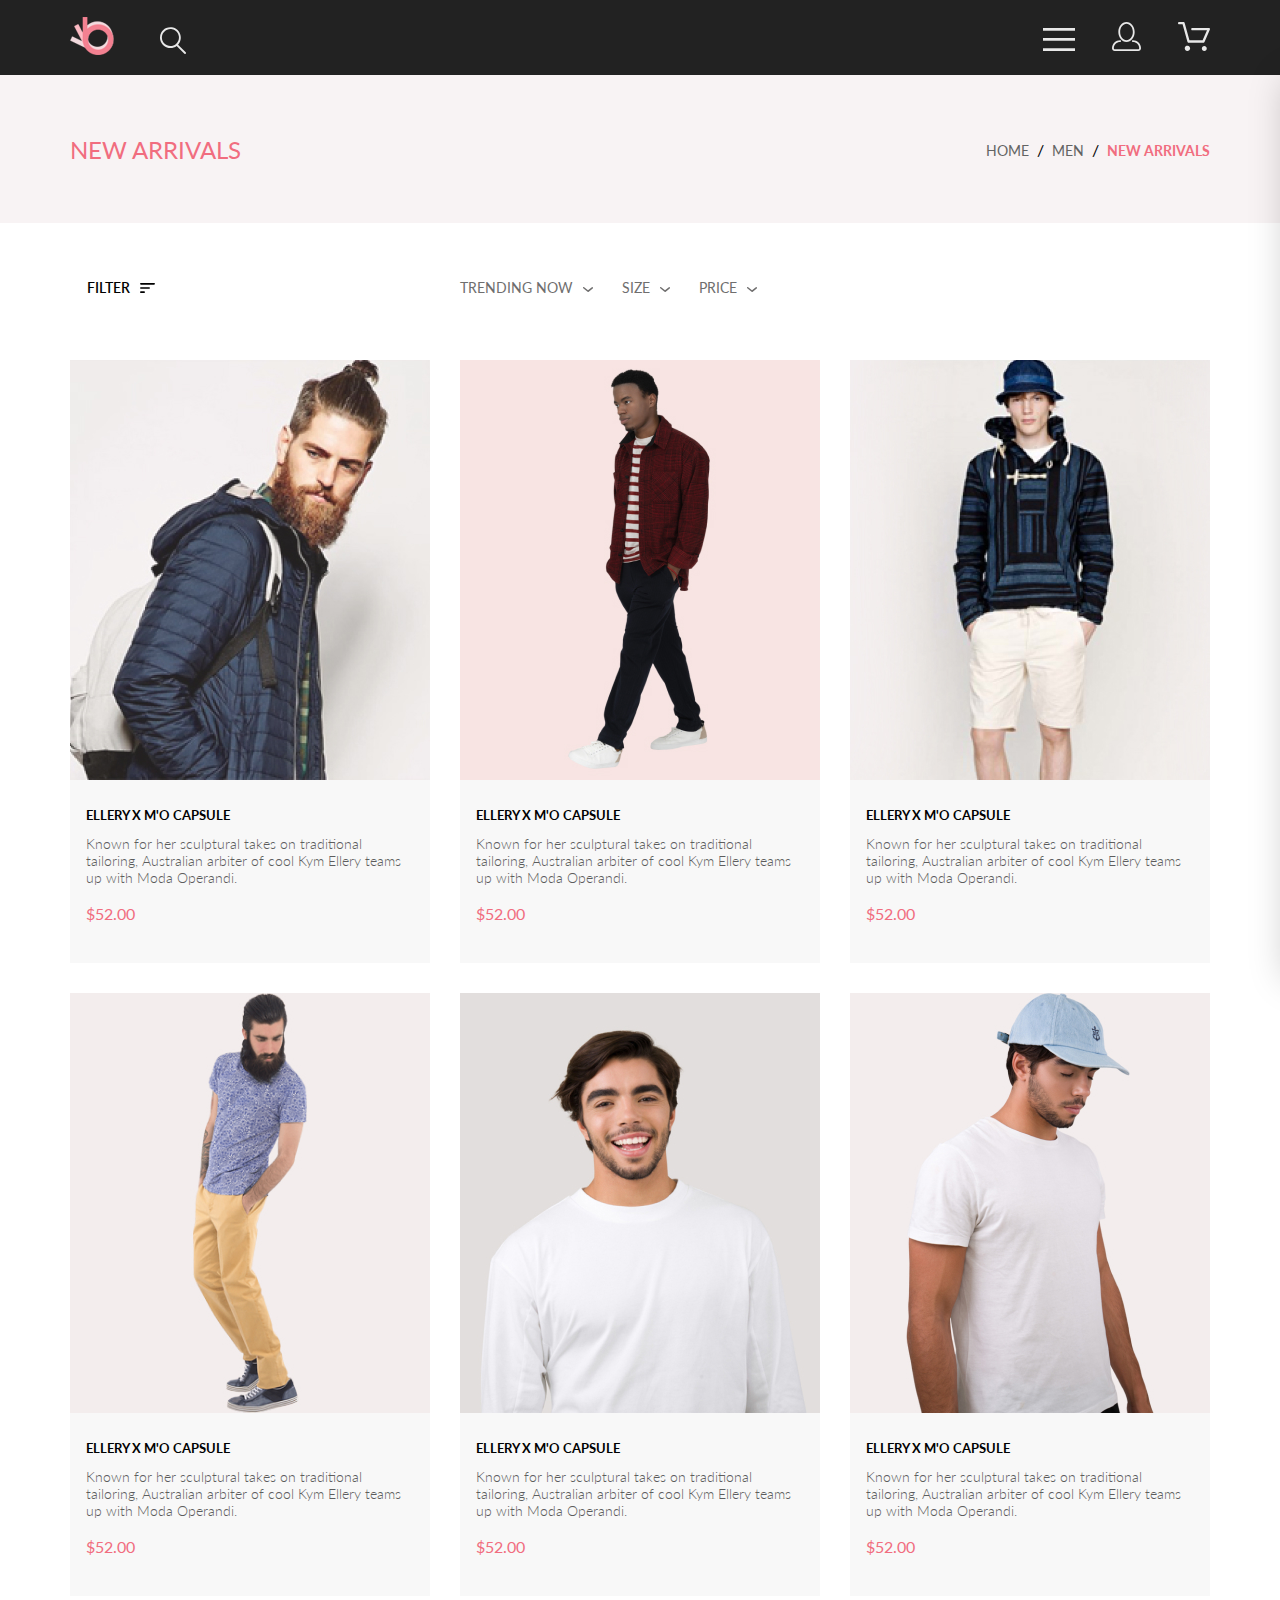
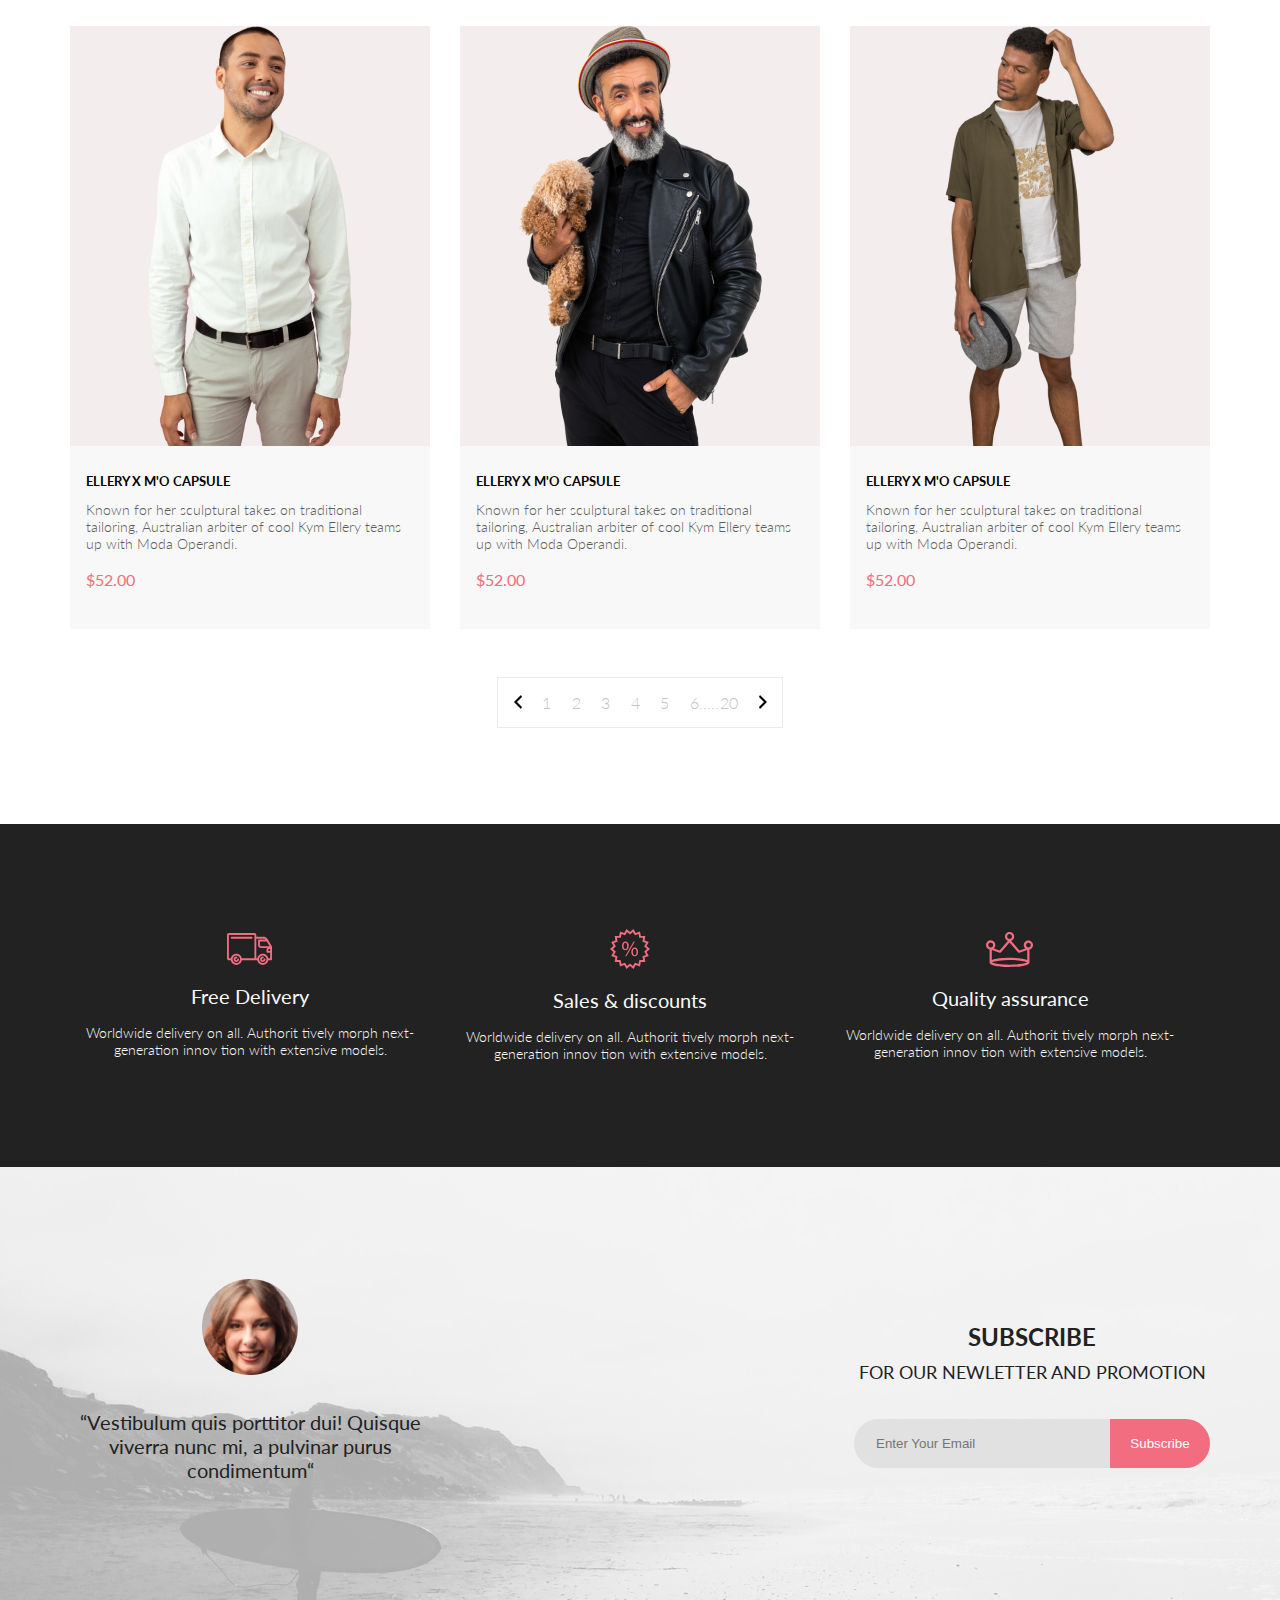
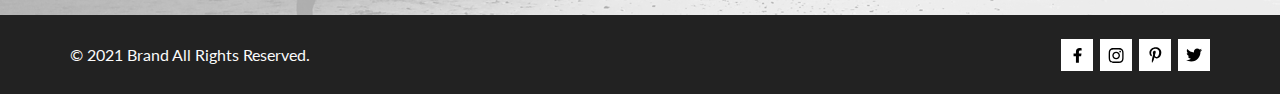
<file: catalog.html>
<!DOCTYPE html>
<html lang="en">

<head>
    <meta charset="UTF-8">
    <meta http-equiv="X-UA-Compatible" content="IE=edge">
    <meta name="viewport" content="width=device-width, initial-scale=1.0">
    <title>Document</title>
    <link rel="stylesheet" href="css/style.css">
    <link rel="preconnect" href="https://fonts.gstatic.com">
    <link href="https://fonts.googleapis.com/css2?family=Lato:wght@300;400;700;900&display=swap" rel="stylesheet">
</head>

<body>
    <div class="wrapper">
    <div class="top">
    <header class="header centr">
        <div class="header__left">
            <a href="index.html"><img src="img/logo.png" alt="logo"></a>
            <a class="header__search" href="#"><svg width="27" height="28" viewBox="0 0 27 28" fill="none"
                    xmlns="http://www.w3.org/2000/svg">
                    <path
                        d="M19.0596 17.6259C20.6713 15.8658 21.6282 13.6048 21.7698 11.2225C21.9113 8.84018 21.2288 6.48173 19.8369 4.54318C18.445 2.60463 16.4285 1.20404 14.126 0.576619C11.8234 -0.0508009 9.3751 0.13316 7.19217 1.09761C5.00923 2.06205 3.22463 3.74825 2.13804 5.87302C1.05145 7.9978 0.729054 10.4318 1.225 12.7661C1.72094 15.1005 3.00501 17.1932 4.86158 18.6927C6.71814 20.1922 9.03413 21.0072 11.4206 21.0009C13.673 21.004 15.8645 20.27 17.6606 18.9109L25.4086 26.7179C25.4941 26.807 25.5965 26.8781 25.7099 26.927C25.8232 26.9759 25.9452 27.0017 26.0686 27.0029C26.1923 27.0033 26.3148 26.9782 26.4283 26.9292C26.5419 26.8801 26.6441 26.8082 26.7286 26.7179C26.9025 26.537 26.9997 26.2958 26.9997 26.0449C26.9997 25.794 26.9025 25.5528 26.7286 25.3719L19.0596 17.6259ZM2.88662 10.5009C2.89946 8.81563 3.41094 7.17187 4.35659 5.77685C5.30224 4.38183 6.63972 3.29801 8.20044 2.662C9.76115 2.02599 11.4752 1.86627 13.1266 2.20298C14.7779 2.53969 16.2926 3.35775 17.4797 4.55404C18.6668 5.75033 19.4732 7.27129 19.7972 8.92519C20.1212 10.5791 19.9483 12.2919 19.3002 13.8476C18.6522 15.4034 17.5581 16.7325 16.1559 17.6674C14.7536 18.6023 13.1059 19.1011 11.4206 19.1009C9.14916 19.0901 6.97482 18.1784 5.37484 16.566C3.77486 14.9537 2.87998 12.7724 2.88662 10.5009Z"
                        fill="#E8E8E8" />
                </svg></a>
        </div>
        <div class="header__right">
            <input type="checkbox" id="switch" checked>
            <label class="header__icon" for="switch"><svg width="32" height="23" viewBox="0 0 32 23" fill="none"
                    xmlns="http://www.w3.org/2000/svg">
                    <path d="M0 23V20.31H32V23H0ZM0 12.76V10.07H32V12.76H0ZM0 2.69V0H32V2.69H0Z" fill="#E05C6E" /></svg>
            </label>
            <nav class="menu">
                <label for="switch"><svg width="13" height="13" viewBox="0 0 13 13" fill="none" xmlns="http://www.w3.org/2000/svg">
                    <path d="M7.4158 6.00409L11.7158 1.71409C11.9041 1.52579 12.0099 1.27039 12.0099 1.00409C12.0099 0.73779 11.9041 0.482395 11.7158 0.294092C11.5275 0.105788 11.2721 0 11.0058 0C10.7395 0 10.4841 0.105788 10.2958 0.294092L6.0058 4.59409L1.7158 0.294092C1.52749 0.105788 1.2721 -1.9841e-09 1.0058 0C0.739497 1.9841e-09 0.484102 0.105788 0.295798 0.294092C0.107495 0.482395 0.0017066 0.73779 0.0017066 1.00409C0.0017066 1.27039 0.107495 1.52579 0.295798 1.71409L4.5958 6.00409L0.295798 10.2941C0.20207 10.3871 0.127676 10.4977 0.0769072 10.6195C0.0261385 10.7414 0 10.8721 0 11.0041C0 11.1361 0.0261385 11.2668 0.0769072 11.3887C0.127676 11.5105 0.20207 11.6211 0.295798 11.7141C0.388761 11.8078 0.499362 11.8822 0.621222 11.933C0.743081 11.9838 0.873786 12.0099 1.0058 12.0099C1.13781 12.0099 1.26852 11.9838 1.39038 11.933C1.51223 11.8822 1.62284 11.8078 1.7158 11.7141L6.0058 7.41409L10.2958 11.7141C10.3888 11.8078 10.4994 11.8822 10.6212 11.933C10.7431 11.9838 10.8738 12.0099 11.0058 12.0099C11.1378 12.0099 11.2685 11.9838 11.3904 11.933C11.5122 11.8822 11.6228 11.8078 11.7158 11.7141C11.8095 11.6211 11.8839 11.5105 11.9347 11.3887C11.9855 11.2668 12.0116 11.1361 12.0116 11.0041C12.0116 10.8721 11.9855 10.7414 11.9347 10.6195C11.8839 10.4977 11.8095 10.3871 11.7158 10.2941L7.4158 6.00409Z" fill="#6F6E6E"/>
                    </svg>
                </label>
                <div class="menu__links-menu">
                    <a href="regestration.html"><svg class="header__icon header__icon_mob" width="29" height="29" viewBox="0 0 29 29"
                        fill="none" xmlns="http://www.w3.org/2000/svg">
                        <path
                            d="M14.5 19.937C19 19.937 22.656 15.464 22.656 9.968C22.656 4.472 19 0 14.5 0C13.3631 0.0217413 12.2463 0.303398 11.2351 0.823397C10.2239 1.34339 9.34507 2.08794 8.66602 3C7.12663 4.99573 6.30819 7.45381 6.34399 9.974C6.34399 15.465 10 19.937 14.5 19.937ZM14.5 1.813C18 1.813 20.844 5.472 20.844 9.969C20.844 14.466 17.998 18.125 14.5 18.125C11.002 18.125 8.15603 14.465 8.15503 9.969C8.15403 5.473 11 1.813 14.5 1.813ZM20.844 18.125C20.6036 18.125 20.373 18.2205 20.203 18.3905C20.033 18.5605 19.9375 18.7911 19.9375 19.0315C19.9375 19.2719 20.033 19.5025 20.203 19.6725C20.373 19.8425 20.6036 19.938 20.844 19.938C22.526 19.9399 24.1386 20.6088 25.3279 21.7982C26.5172 22.9875 27.1861 24.6 27.188 26.282C27.1875 26.5221 27.0918 26.7523 26.922 26.9221C26.7522 27.0918 26.5221 27.1875 26.282 27.188H2.71997C2.47985 27.1875 2.24975 27.0918 2.07996 26.9221C1.91016 26.7523 1.81449 26.5221 1.81396 26.282C1.81608 24.6001 2.48517 22.9877 3.67444 21.7985C4.86371 20.6092 6.47608 19.9401 8.15796 19.938C8.39824 19.938 8.62868 19.8425 8.79858 19.6726C8.96849 19.5027 9.06396 19.2723 9.06396 19.032C9.06396 18.7917 8.96849 18.5613 8.79858 18.3914C8.62868 18.2215 8.39824 18.126 8.15796 18.126C5.99541 18.1279 3.92201 18.9875 2.39258 20.5164C0.863144 22.0453 0.00264777 24.1185 0 26.281C0.000794067 27.0019 0.287502 27.693 0.797241 28.2027C1.30698 28.7125 1.99811 28.9992 2.71899 29H26.282C27.0027 28.9989 27.6936 28.7121 28.2031 28.2024C28.7126 27.6927 28.9992 27.0017 29 26.281C28.9974 24.1187 28.1372 22.0457 26.6083 20.5168C25.0793 18.9878 23.0063 18.1276 20.844 18.125Z"
                            fill="#E8E8E8" />
                    </svg></a>
                    <a href="cart.html"><svg class="header__icon header__icon_mob" width="32" height="29" viewBox="0 0 32 29"
                        fill="none" xmlns="http://www.w3.org/2000/svg">
                        <path
                            d="M26.2009 29C25.5532 28.9738 24.9415 28.6948 24.4972 28.2227C24.0529 27.7506 23.8114 27.1232 23.8245 26.475C23.8376 25.8269 24.1043 25.2097 24.5673 24.7559C25.0303 24.3022 25.6527 24.048 26.301 24.048C26.9493 24.048 27.5717 24.3022 28.0347 24.7559C28.4977 25.2097 28.7644 25.8269 28.7775 26.475C28.7906 27.1232 28.549 27.7506 28.1047 28.2227C27.6604 28.6948 27.0488 28.9738 26.401 29H26.2009ZM6.75293 26.32C6.75293 25.79 6.91011 25.2718 7.20459 24.8311C7.49907 24.3904 7.91764 24.0469 8.40735 23.844C8.89705 23.6412 9.43594 23.5881 9.95581 23.6915C10.4757 23.7949 10.9532 24.0502 11.328 24.425C11.7028 24.7998 11.9581 25.2773 12.0615 25.7972C12.1649 26.317 12.1118 26.8559 11.9089 27.3456C11.7061 27.8353 11.3626 28.2539 10.9219 28.5483C10.4812 28.8428 9.96304 29 9.43298 29C9.08087 29.0003 8.73212 28.9311 8.40674 28.7966C8.08136 28.662 7.78569 28.4646 7.53662 28.2158C7.28755 27.9669 7.09001 27.6713 6.9552 27.3461C6.82039 27.0208 6.75098 26.6721 6.75098 26.32H6.75293ZM10.553 20.686C10.2935 20.6868 10.0409 20.6024 9.83411 20.4457C9.62727 20.2891 9.47758 20.0689 9.40796 19.819L4.57495 2.36401H1.18201C0.868521 2.36401 0.567859 2.23947 0.346191 2.01781C0.124523 1.79614 0 1.49549 0 1.18201C0 0.868519 0.124523 0.567873 0.346191 0.346205C0.567859 0.124537 0.868521 5.81268e-06 1.18201 5.81268e-06H5.46301C5.7225 -0.00080736 5.97504 0.0837201 6.18176 0.240568C6.38848 0.397416 6.53784 0.617884 6.60693 0.868006L11.4399 18.323H24.6179L29.001 8.27501H14.401C14.2428 8.27961 14.0854 8.25242 13.9379 8.19507C13.7904 8.13771 13.6559 8.05134 13.5424 7.94108C13.4288 7.83082 13.3386 7.69891 13.277 7.55315C13.2154 7.40739 13.1836 7.25075 13.1836 7.0925C13.1836 6.93426 13.2154 6.77762 13.277 6.63186C13.3386 6.4861 13.4288 6.35419 13.5424 6.24393C13.6559 6.13367 13.7904 6.0473 13.9379 5.98994C14.0854 5.93259 14.2428 5.90541 14.401 5.91001H30.814C31.0097 5.90996 31.2022 5.95866 31.3744 6.05172C31.5465 6.14478 31.6928 6.27926 31.7999 6.44301C31.9078 6.60729 31.9734 6.79569 31.9908 6.99145C32.0083 7.18721 31.9771 7.38424 31.9 7.565L26.495 19.977C26.4026 20.1876 26.251 20.3668 26.0585 20.4927C25.866 20.6186 25.641 20.6858 25.411 20.686H10.553Z"
                            fill="#E8E8E8" />
                    </svg></a>
                </div>
                <h3 class="menu__heading">MENU</h3>
                <ul class="menu__catalog">
                    <li>
                        <a class="menu__section" href="catalog.html">MAN</a>
                            <ul>
                                <li><a class="menu__item" href="catalog.html">Accessories</a></li>
                                <li><a class="menu__item" href="catalog.html">Bags</a></li>
                                <li><a class="menu__item" href="catalog.html">Denim</a></li>
                                <li><a class="menu__item" href="catalog.html">T-Shirts</a></li>
                            </ul>
                    </li>
                    <li>
                        <a class="menu__section" href="catalog.html">WOMAN</a>
                            <ul>
                                <li><a class="menu__item" href="catalog.html">Accessories</a></li>
                                <li><a class="menu__item" href="catalog.html">Jackets & Coats</a></li>
                                <li><a class="menu__item" href="catalog.html">Polos</a></li>
                                <li><a class="menu__item" href="catalog.html">T-Shirts</a></li>
                                <li><a class="menu__item" href="catalog.html">Shirts</a></li>
                            </ul>
                    </li>
                    <li>
                        <a class="menu__section" href="catalog.html">KIDS</a>
                            <ul>
                                <li><a class="menu__item" href="catalog.html">Accessories</a></li>
                                <li><a class="menu__item" href="catalog.html">Jackets & Coats</a></li>
                                <li><a class="menu__item" href="catalog.html">Polos</a></li>
                                <li><a class="menu__item" href="catalog.html">T-Shirts</a></li>
                                <li><a class="menu__item" href="catalog.html">Shirts</a></li>
                                <li><a class="menu__item" href="catalog.html">Bags</a></li>
                            </ul>
                    </li>
                </ul>
            </nav>
            <a class="header__icon header__icon_desc" href="regestration.html"><svg width="29" height="29" viewBox="0 0 29 29" fill="none"
                    xmlns="http://www.w3.org/2000/svg">
                    <path
                        d="M14.5 19.937C19 19.937 22.656 15.464 22.656 9.968C22.656 4.472 19 0 14.5 0C13.3631 0.0217413 12.2463 0.303398 11.2351 0.823397C10.2239 1.34339 9.34507 2.08794 8.66602 3C7.12663 4.99573 6.30819 7.45381 6.34399 9.974C6.34399 15.465 10 19.937 14.5 19.937ZM14.5 1.813C18 1.813 20.844 5.472 20.844 9.969C20.844 14.466 17.998 18.125 14.5 18.125C11.002 18.125 8.15603 14.465 8.15503 9.969C8.15403 5.473 11 1.813 14.5 1.813ZM20.844 18.125C20.6036 18.125 20.373 18.2205 20.203 18.3905C20.033 18.5605 19.9375 18.7911 19.9375 19.0315C19.9375 19.2719 20.033 19.5025 20.203 19.6725C20.373 19.8425 20.6036 19.938 20.844 19.938C22.526 19.9399 24.1386 20.6088 25.3279 21.7982C26.5172 22.9875 27.1861 24.6 27.188 26.282C27.1875 26.5221 27.0918 26.7523 26.922 26.9221C26.7522 27.0918 26.5221 27.1875 26.282 27.188H2.71997C2.47985 27.1875 2.24975 27.0918 2.07996 26.9221C1.91016 26.7523 1.81449 26.5221 1.81396 26.282C1.81608 24.6001 2.48517 22.9877 3.67444 21.7985C4.86371 20.6092 6.47608 19.9401 8.15796 19.938C8.39824 19.938 8.62868 19.8425 8.79858 19.6726C8.96849 19.5027 9.06396 19.2723 9.06396 19.032C9.06396 18.7917 8.96849 18.5613 8.79858 18.3914C8.62868 18.2215 8.39824 18.126 8.15796 18.126C5.99541 18.1279 3.92201 18.9875 2.39258 20.5164C0.863144 22.0453 0.00264777 24.1185 0 26.281C0.000794067 27.0019 0.287502 27.693 0.797241 28.2027C1.30698 28.7125 1.99811 28.9992 2.71899 29H26.282C27.0027 28.9989 27.6936 28.7121 28.2031 28.2024C28.7126 27.6927 28.9992 27.0017 29 26.281C28.9974 24.1187 28.1372 22.0457 26.6083 20.5168C25.0793 18.9878 23.0063 18.1276 20.844 18.125Z"
                        fill="#E8E8E8" />
                </svg></a>
            <a class="header__icon header__icon_desc" href="cart.html"><svg width="32" height="29" viewBox="0 0 32 29" fill="none"
                    xmlns="http://www.w3.org/2000/svg">
                    <path
                        d="M26.2009 29C25.5532 28.9738 24.9415 28.6948 24.4972 28.2227C24.0529 27.7506 23.8114 27.1232 23.8245 26.475C23.8376 25.8269 24.1043 25.2097 24.5673 24.7559C25.0303 24.3022 25.6527 24.048 26.301 24.048C26.9493 24.048 27.5717 24.3022 28.0347 24.7559C28.4977 25.2097 28.7644 25.8269 28.7775 26.475C28.7906 27.1232 28.549 27.7506 28.1047 28.2227C27.6604 28.6948 27.0488 28.9738 26.401 29H26.2009ZM6.75293 26.32C6.75293 25.79 6.91011 25.2718 7.20459 24.8311C7.49907 24.3904 7.91764 24.0469 8.40735 23.844C8.89705 23.6412 9.43594 23.5881 9.95581 23.6915C10.4757 23.7949 10.9532 24.0502 11.328 24.425C11.7028 24.7998 11.9581 25.2773 12.0615 25.7972C12.1649 26.317 12.1118 26.8559 11.9089 27.3456C11.7061 27.8353 11.3626 28.2539 10.9219 28.5483C10.4812 28.8428 9.96304 29 9.43298 29C9.08087 29.0003 8.73212 28.9311 8.40674 28.7966C8.08136 28.662 7.78569 28.4646 7.53662 28.2158C7.28755 27.9669 7.09001 27.6713 6.9552 27.3461C6.82039 27.0208 6.75098 26.6721 6.75098 26.32H6.75293ZM10.553 20.686C10.2935 20.6868 10.0409 20.6024 9.83411 20.4457C9.62727 20.2891 9.47758 20.0689 9.40796 19.819L4.57495 2.36401H1.18201C0.868521 2.36401 0.567859 2.23947 0.346191 2.01781C0.124523 1.79614 0 1.49549 0 1.18201C0 0.868519 0.124523 0.567873 0.346191 0.346205C0.567859 0.124537 0.868521 5.81268e-06 1.18201 5.81268e-06H5.46301C5.7225 -0.00080736 5.97504 0.0837201 6.18176 0.240568C6.38848 0.397416 6.53784 0.617884 6.60693 0.868006L11.4399 18.323H24.6179L29.001 8.27501H14.401C14.2428 8.27961 14.0854 8.25242 13.9379 8.19507C13.7904 8.13771 13.6559 8.05134 13.5424 7.94108C13.4288 7.83082 13.3386 7.69891 13.277 7.55315C13.2154 7.40739 13.1836 7.25075 13.1836 7.0925C13.1836 6.93426 13.2154 6.77762 13.277 6.63186C13.3386 6.4861 13.4288 6.35419 13.5424 6.24393C13.6559 6.13367 13.7904 6.0473 13.9379 5.98994C14.0854 5.93259 14.2428 5.90541 14.401 5.91001H30.814C31.0097 5.90996 31.2022 5.95866 31.3744 6.05172C31.5465 6.14478 31.6928 6.27926 31.7999 6.44301C31.9078 6.60729 31.9734 6.79569 31.9908 6.99145C32.0083 7.18721 31.9771 7.38424 31.9 7.565L26.495 19.977C26.4026 20.1876 26.251 20.3668 26.0585 20.4927C25.866 20.6186 25.641 20.6858 25.411 20.686H10.553Z"
                        fill="#E8E8E8" />
                </svg></a>
        </div>
    </header>
    <section class="breadcrumbs centr">
        <h3 class="breadcrumbs__heading">NEW ARRIVALS </h3>
        <nav>
            <ul class="breadcrumbs__nav">
                <li class="breadcrumbs__list"><a class="breadcrumbs__link" href="index.html">HOME</a></li>
                <li class="breadcrumbs__list"><a class="breadcrumbs__link" href="#">MEN</a></li>
                <li class="breadcrumbs__list"><a class="breadcrumbs__link" href="#">NEW ARRIVALS</a></li>
            </ul>
        </nav>
    </section>
    </div>
    <section class="catalog centr">
        <header class="catalog__filter">
            <details class="catalog__filter_name">
            <summary class="catalog__filter_name_summary"><span>FILTER</span><svg width="15" height="10" viewBox="0 0 15 10" fill="none" xmlns="http://www.w3.org/2000/svg">
                <path d="M0.833333 10H4.16667C4.625 10 5 9.625 5 9.16667C5 8.70833 4.625 8.33333 4.16667 8.33333H0.833333C0.375 8.33333 0 8.70833 0 9.16667C0 9.625 0.375 10 0.833333 10ZM0 0.833333C0 1.29167 0.375 1.66667 0.833333 1.66667H14.1667C14.625 1.66667 15 1.29167 15 0.833333C15 0.375 14.625 0 14.1667 0H0.833333C0.375 0 0 0.375 0 0.833333ZM0.833333 5.83333H9.16667C9.625 5.83333 10 5.45833 10 5C10 4.54167 9.625 4.16667 9.16667 4.16667H0.833333C0.375 4.16667 0 4.54167 0 5C0 5.45833 0.375 5.83333 0.833333 5.83333Z" fill="black"/>
                </svg>
                </summary>
            <ul class="catalog__filter_name_list">
                <li class="catalog__filter_name_list_item">
                    <details><summary class="catalog__filter_name_list_summary">CATEGORY</summary>
                        <ul>
                            <li><a href="#">Accessories</a></li>
                            <li><a href="#">Bags</a></li></a>
                            <li><a href="#">Denim</a></li>
                            <li><a href="#">Hoodies & Sweatshirts</a></li>
                            <li><a href="#">Jackets & Coats</a></li>
                            <li><a href="#">Polos</a></li>
                            <li><a href="#">Shirts</a></li>
                            <li><a href="#">Shoes</a></li>
                            <li><a href="#">Sweaters & Knits</a></li>
                            <li><a href="#">T-Shirts</a></li>
                            <li><a href="#">Tanks</a></li>
                        </ul>
                    </details>
                </li>
                <li class="catalog__filter_name_list_item">
                    <details><summary class="catalog__filter_name_list_summary">BRAND</summary>
                        <ul>
                            <li><a href="#">Accessories</a></li>
                            <li><a href="#">Bags</a></li></a>
                            <li><a href="#">Denim</a></li>
                            <li><a href="#">Hoodies & Sweatshirts</a></li>
                            <li><a href="#">Jackets & Coats</a></li>
                            <li><a href="#">Polos</a></li>
                            <li><a href="#">Shirts</a></li>
                            <li><a href="#">Shoes</a></li>
                            <li><a href="#">Sweaters & Knits</a></li>
                            <li><a href="#">T-Shirts</a></li>
                            <li><a href="#">Tanks</a></li>
                        </ul>
                    </details>
                </li>
                <li class="catalog__filter_name_list_item" >
                    <details><summary class="catalog__filter_name_list_summary">DESIGNER</summary>
                        <ul>
                            <li><a href="#">Accessories</a></li>
                            <li><a href="#">Bags</a></li></a>
                            <li><a href="#">Denim</a></li>
                            <li><a href="#">Hoodies & Sweatshirts</a></li>
                            <li><a href="#">Jackets & Coats</a></li>
                            <li><a href="#">Polos</a></li>
                            <li><a href="#">Shirts</a></li>
                            <li><a href="#">Shoes</a></li>
                            <li><a href="#">Sweaters & Knits</a></li>
                            <li><a href="#">T-Shirts</a></li>
                            <li><a href="#">Tanks</a></li>
                        </ul>
                    </details>
                </li>
            </ul>
        </details>
            <ul class="catalog__filter_elemets">
                <li>
                    <details><summary>TRENDING NOW</summary>
                        <form>
                            <label for="size_xs"><input id="size_xs" type="checkbox">XS</label>
                            <label for="size_s"><input id="size_s" type="checkbox">S</label>
                            <label for="size_m"><input id="size_m" type="checkbox">M</label>
                            <label for="size_l"><input id="size_l" type="checkbox">L</label>
                        </form>
                    </details>
                 </li>
                <li>
                    <details><summary>SIZE</summary>
                        <form>
                            <label for="size_xs"><input id="size_xs" type="checkbox">XS</label>
                            <label for="size_s"><input id="size_s" type="checkbox">S</label>
                            <label for="size_m"><input id="size_m" type="checkbox">M</label>
                            <label for="size_l"><input id="size_l" type="checkbox">L</label>
                        </form>
                    </details>
                 </li>
                 <li>
                    <details><summary>PRICE</summary>
                        <form>
                            <label for="size_xs"><input id="size_xs" type="checkbox">XS</label>
                            <label for="size_s"><input id="size_s" type="checkbox">S</label>
                            <label for="size_m"><input id="size_m" type="checkbox">M</label>
                            <label for="size_l"><input id="size_l" type="checkbox">L</label>
                        </form>
                    </details>
                 </li>
            </ul>
        </header>
        <div class="cart__box">
            <div class="cart__item"><a class="cart__link" href="product.html"><img class="cart__img" src="img/cart_1.jpg" alt="cart_1"></a>
                <div class="cart__content">
                    <a href="#" class="cart__content_title">ELLERY X M'O CAPSULE</a>
                    <p class="cart__content_text">Known for her sculptural takes on traditional tailoring, Australian
                        arbiter of cool Kym Ellery teams
                        up
                        with Moda Operandi.</p>
                    <h4 class="cart__content_price">$52.00</h4>
                </div>
                <a href="#" class="cart__add"><svg class="cart__cart" width="27" height="25" viewBox="0 0 27 25" fill="none" xmlns="http://www.w3.org/2000/svg">
                    <path d="M21.876 22.2662C21.921 22.2549 21.9423 22.2339 21.96 22.2129C21.9678 22.2037 21.9756 22.1946 21.9835 22.1855C22.02 22.1438 22.0233 22.0553 22.0224 22.0105C22.0092 21.9044 21.9185 21.8315 21.8412 21.8315C21.8375 21.8315 21.8336 21.8317 21.8312 21.8318C21.7531 21.8372 21.6653 21.9409 21.6719 22.0625C21.6813 22.1793 21.7675 22.2662 21.8392 22.2662H21.876ZM8.21954 22.2599C8.31873 22.2599 8.39935 22.1655 8.39935 22.0496C8.39935 21.9341 8.31873 21.8401 8.21954 21.8401C8.12042 21.8401 8.03973 21.9341 8.03973 22.0496C8.03973 22.1655 8.12042 22.2599 8.21954 22.2599ZM21.9995 24.2662C21.9517 24.2662 21.8878 24.2662 21.8392 24.2662C20.7017 24.2662 19.7567 23.3545 19.6765 22.198C19.5964 20.9929 20.4937 19.9183 21.6953 19.8364C21.7441 19.8331 21.7928 19.8315 21.8412 19.8315C22.9799 19.8315 23.9413 20.7324 24.019 21.8884C24.0505 22.4915 23.8741 23.0612 23.4898 23.5012C23.1055 23.9575 22.5764 24.2177 21.9995 24.2662ZM8.21954 24.2599C7.01532 24.2599 6.03973 23.2709 6.03973 22.0496C6.03973 20.8291 7.01532 19.8401 8.21954 19.8401C9.42371 19.8401 10.3994 20.8291 10.3994 22.0496C10.3994 23.2709 9.42371 24.2599 8.21954 24.2599ZM21.1984 17.3938H9.13306C8.70013 17.3938 8.31586 17.1005 8.20331 16.6775L4.27753 2.24768H1.52173C0.993408 2.24768 0.560547 1.80859 0.560547 1.27039C0.560547 0.733032 0.993408 0.292969 1.52173 0.292969H4.99933C5.43134 0.292969 5.81561 0.586304 5.9281 1.01025L9.85394 15.4391H20.5576L24.1144 7.13379H12.2578C11.7286 7.13379 11.2957 6.69373 11.2957 6.15649C11.2957 5.61914 11.7286 5.17908 12.2578 5.17908H25.5886C25.9091 5.17908 26.2141 5.34192 26.3896 5.61914C26.566 5.89539 26.5984 6.23743 26.4697 6.547L22.0795 16.807C21.9193 17.1653 21.5827 17.3938 21.1984 17.3938Z" fill="white"/>
                    </svg>
                    Add to Cart
                    </a>
            </div>
            <div class="cart__item"><a class="cart__link" href="product.html"><img class="cart__img" src="img/cart_7.jpg" alt="cart_7"></a>
                <div class="cart__content">
                    <a href="#" class="cart__content_title">ELLERY X M'O CAPSULE</a>
                    <p class="cart__content_text">Known for her sculptural takes on traditional tailoring, Australian
                        arbiter of cool Kym Ellery teams
                        up
                        with Moda Operandi.</p>
                    <h4 class="cart__content_price">$52.00</h4>
                </div>
                <a href="#" class="cart__add"><svg class="cart__cart" width="27" height="25" viewBox="0 0 27 25" fill="none" xmlns="http://www.w3.org/2000/svg">
                    <path d="M21.876 22.2662C21.921 22.2549 21.9423 22.2339 21.96 22.2129C21.9678 22.2037 21.9756 22.1946 21.9835 22.1855C22.02 22.1438 22.0233 22.0553 22.0224 22.0105C22.0092 21.9044 21.9185 21.8315 21.8412 21.8315C21.8375 21.8315 21.8336 21.8317 21.8312 21.8318C21.7531 21.8372 21.6653 21.9409 21.6719 22.0625C21.6813 22.1793 21.7675 22.2662 21.8392 22.2662H21.876ZM8.21954 22.2599C8.31873 22.2599 8.39935 22.1655 8.39935 22.0496C8.39935 21.9341 8.31873 21.8401 8.21954 21.8401C8.12042 21.8401 8.03973 21.9341 8.03973 22.0496C8.03973 22.1655 8.12042 22.2599 8.21954 22.2599ZM21.9995 24.2662C21.9517 24.2662 21.8878 24.2662 21.8392 24.2662C20.7017 24.2662 19.7567 23.3545 19.6765 22.198C19.5964 20.9929 20.4937 19.9183 21.6953 19.8364C21.7441 19.8331 21.7928 19.8315 21.8412 19.8315C22.9799 19.8315 23.9413 20.7324 24.019 21.8884C24.0505 22.4915 23.8741 23.0612 23.4898 23.5012C23.1055 23.9575 22.5764 24.2177 21.9995 24.2662ZM8.21954 24.2599C7.01532 24.2599 6.03973 23.2709 6.03973 22.0496C6.03973 20.8291 7.01532 19.8401 8.21954 19.8401C9.42371 19.8401 10.3994 20.8291 10.3994 22.0496C10.3994 23.2709 9.42371 24.2599 8.21954 24.2599ZM21.1984 17.3938H9.13306C8.70013 17.3938 8.31586 17.1005 8.20331 16.6775L4.27753 2.24768H1.52173C0.993408 2.24768 0.560547 1.80859 0.560547 1.27039C0.560547 0.733032 0.993408 0.292969 1.52173 0.292969H4.99933C5.43134 0.292969 5.81561 0.586304 5.9281 1.01025L9.85394 15.4391H20.5576L24.1144 7.13379H12.2578C11.7286 7.13379 11.2957 6.69373 11.2957 6.15649C11.2957 5.61914 11.7286 5.17908 12.2578 5.17908H25.5886C25.9091 5.17908 26.2141 5.34192 26.3896 5.61914C26.566 5.89539 26.5984 6.23743 26.4697 6.547L22.0795 16.807C21.9193 17.1653 21.5827 17.3938 21.1984 17.3938Z" fill="white"/>
                    </svg>
                    Add to Cart
                    </a>
            </div>
            <div class="cart__item"><a class="cart__link" href="product.html"><img class="cart__img" src="img/cart_8.jpg" alt="cart_8"></a>
                <div class="cart__content">
                    <a href="#" class="cart__content_title">ELLERY X M'O CAPSULE</a>
                    <p class="cart__content_text">Known for her sculptural takes on traditional tailoring, Australian
                        arbiter of cool Kym Ellery teams
                        up
                        with Moda Operandi.</p>
                    <h4 class="cart__content_price">$52.00</h4>
                </div>
                <a href="#" class="cart__add"><svg class="cart__cart" width="27" height="25" viewBox="0 0 27 25" fill="none" xmlns="http://www.w3.org/2000/svg">
                    <path d="M21.876 22.2662C21.921 22.2549 21.9423 22.2339 21.96 22.2129C21.9678 22.2037 21.9756 22.1946 21.9835 22.1855C22.02 22.1438 22.0233 22.0553 22.0224 22.0105C22.0092 21.9044 21.9185 21.8315 21.8412 21.8315C21.8375 21.8315 21.8336 21.8317 21.8312 21.8318C21.7531 21.8372 21.6653 21.9409 21.6719 22.0625C21.6813 22.1793 21.7675 22.2662 21.8392 22.2662H21.876ZM8.21954 22.2599C8.31873 22.2599 8.39935 22.1655 8.39935 22.0496C8.39935 21.9341 8.31873 21.8401 8.21954 21.8401C8.12042 21.8401 8.03973 21.9341 8.03973 22.0496C8.03973 22.1655 8.12042 22.2599 8.21954 22.2599ZM21.9995 24.2662C21.9517 24.2662 21.8878 24.2662 21.8392 24.2662C20.7017 24.2662 19.7567 23.3545 19.6765 22.198C19.5964 20.9929 20.4937 19.9183 21.6953 19.8364C21.7441 19.8331 21.7928 19.8315 21.8412 19.8315C22.9799 19.8315 23.9413 20.7324 24.019 21.8884C24.0505 22.4915 23.8741 23.0612 23.4898 23.5012C23.1055 23.9575 22.5764 24.2177 21.9995 24.2662ZM8.21954 24.2599C7.01532 24.2599 6.03973 23.2709 6.03973 22.0496C6.03973 20.8291 7.01532 19.8401 8.21954 19.8401C9.42371 19.8401 10.3994 20.8291 10.3994 22.0496C10.3994 23.2709 9.42371 24.2599 8.21954 24.2599ZM21.1984 17.3938H9.13306C8.70013 17.3938 8.31586 17.1005 8.20331 16.6775L4.27753 2.24768H1.52173C0.993408 2.24768 0.560547 1.80859 0.560547 1.27039C0.560547 0.733032 0.993408 0.292969 1.52173 0.292969H4.99933C5.43134 0.292969 5.81561 0.586304 5.9281 1.01025L9.85394 15.4391H20.5576L24.1144 7.13379H12.2578C11.7286 7.13379 11.2957 6.69373 11.2957 6.15649C11.2957 5.61914 11.7286 5.17908 12.2578 5.17908H25.5886C25.9091 5.17908 26.2141 5.34192 26.3896 5.61914C26.566 5.89539 26.5984 6.23743 26.4697 6.547L22.0795 16.807C21.9193 17.1653 21.5827 17.3938 21.1984 17.3938Z" fill="white"/>
                    </svg>
                    Add to Cart
                    </a>
            </div>
            <div class="cart__item"><a class="cart__link" href="product.html"><img class="cart__img" src="img/cart_9.jpg" alt="cart_9"></a>
                <div class="cart__content">
                    <a href="#" class="cart__content_title">ELLERY X M'O CAPSULE</a>
                    <p class="cart__content_text">Known for her sculptural takes on traditional tailoring, Australian
                        arbiter of cool Kym Ellery teams
                        up
                        with Moda Operandi.</p>
                    <h4 class="cart__content_price">$52.00</h4>
                </div>
                <a href="#" class="cart__add"><svg class="cart__cart" width="27" height="25" viewBox="0 0 27 25" fill="none" xmlns="http://www.w3.org/2000/svg">
                    <path d="M21.876 22.2662C21.921 22.2549 21.9423 22.2339 21.96 22.2129C21.9678 22.2037 21.9756 22.1946 21.9835 22.1855C22.02 22.1438 22.0233 22.0553 22.0224 22.0105C22.0092 21.9044 21.9185 21.8315 21.8412 21.8315C21.8375 21.8315 21.8336 21.8317 21.8312 21.8318C21.7531 21.8372 21.6653 21.9409 21.6719 22.0625C21.6813 22.1793 21.7675 22.2662 21.8392 22.2662H21.876ZM8.21954 22.2599C8.31873 22.2599 8.39935 22.1655 8.39935 22.0496C8.39935 21.9341 8.31873 21.8401 8.21954 21.8401C8.12042 21.8401 8.03973 21.9341 8.03973 22.0496C8.03973 22.1655 8.12042 22.2599 8.21954 22.2599ZM21.9995 24.2662C21.9517 24.2662 21.8878 24.2662 21.8392 24.2662C20.7017 24.2662 19.7567 23.3545 19.6765 22.198C19.5964 20.9929 20.4937 19.9183 21.6953 19.8364C21.7441 19.8331 21.7928 19.8315 21.8412 19.8315C22.9799 19.8315 23.9413 20.7324 24.019 21.8884C24.0505 22.4915 23.8741 23.0612 23.4898 23.5012C23.1055 23.9575 22.5764 24.2177 21.9995 24.2662ZM8.21954 24.2599C7.01532 24.2599 6.03973 23.2709 6.03973 22.0496C6.03973 20.8291 7.01532 19.8401 8.21954 19.8401C9.42371 19.8401 10.3994 20.8291 10.3994 22.0496C10.3994 23.2709 9.42371 24.2599 8.21954 24.2599ZM21.1984 17.3938H9.13306C8.70013 17.3938 8.31586 17.1005 8.20331 16.6775L4.27753 2.24768H1.52173C0.993408 2.24768 0.560547 1.80859 0.560547 1.27039C0.560547 0.733032 0.993408 0.292969 1.52173 0.292969H4.99933C5.43134 0.292969 5.81561 0.586304 5.9281 1.01025L9.85394 15.4391H20.5576L24.1144 7.13379H12.2578C11.7286 7.13379 11.2957 6.69373 11.2957 6.15649C11.2957 5.61914 11.7286 5.17908 12.2578 5.17908H25.5886C25.9091 5.17908 26.2141 5.34192 26.3896 5.61914C26.566 5.89539 26.5984 6.23743 26.4697 6.547L22.0795 16.807C21.9193 17.1653 21.5827 17.3938 21.1984 17.3938Z" fill="white"/>
                    </svg>
                    Add to Cart
                    </a>
            </div>
            <div class="cart__item"><a class="cart__link" href="product.html"><img class="cart__img" src="img/cart_10.jpg" alt="cart_10"></a>
                <div class="cart__content">
                    <a href="#" class="cart__content_title">ELLERY X M'O CAPSULE</a>
                    <p class="cart__content_text">Known for her sculptural takes on traditional tailoring, Australian
                        arbiter of cool Kym Ellery teams
                        up
                        with Moda Operandi.</p>
                    <h4 class="cart__content_price">$52.00</h4>
                </div>
                <a href="#" class="cart__add"><svg class="cart__cart" width="27" height="25" viewBox="0 0 27 25" fill="none" xmlns="http://www.w3.org/2000/svg">
                    <path d="M21.876 22.2662C21.921 22.2549 21.9423 22.2339 21.96 22.2129C21.9678 22.2037 21.9756 22.1946 21.9835 22.1855C22.02 22.1438 22.0233 22.0553 22.0224 22.0105C22.0092 21.9044 21.9185 21.8315 21.8412 21.8315C21.8375 21.8315 21.8336 21.8317 21.8312 21.8318C21.7531 21.8372 21.6653 21.9409 21.6719 22.0625C21.6813 22.1793 21.7675 22.2662 21.8392 22.2662H21.876ZM8.21954 22.2599C8.31873 22.2599 8.39935 22.1655 8.39935 22.0496C8.39935 21.9341 8.31873 21.8401 8.21954 21.8401C8.12042 21.8401 8.03973 21.9341 8.03973 22.0496C8.03973 22.1655 8.12042 22.2599 8.21954 22.2599ZM21.9995 24.2662C21.9517 24.2662 21.8878 24.2662 21.8392 24.2662C20.7017 24.2662 19.7567 23.3545 19.6765 22.198C19.5964 20.9929 20.4937 19.9183 21.6953 19.8364C21.7441 19.8331 21.7928 19.8315 21.8412 19.8315C22.9799 19.8315 23.9413 20.7324 24.019 21.8884C24.0505 22.4915 23.8741 23.0612 23.4898 23.5012C23.1055 23.9575 22.5764 24.2177 21.9995 24.2662ZM8.21954 24.2599C7.01532 24.2599 6.03973 23.2709 6.03973 22.0496C6.03973 20.8291 7.01532 19.8401 8.21954 19.8401C9.42371 19.8401 10.3994 20.8291 10.3994 22.0496C10.3994 23.2709 9.42371 24.2599 8.21954 24.2599ZM21.1984 17.3938H9.13306C8.70013 17.3938 8.31586 17.1005 8.20331 16.6775L4.27753 2.24768H1.52173C0.993408 2.24768 0.560547 1.80859 0.560547 1.27039C0.560547 0.733032 0.993408 0.292969 1.52173 0.292969H4.99933C5.43134 0.292969 5.81561 0.586304 5.9281 1.01025L9.85394 15.4391H20.5576L24.1144 7.13379H12.2578C11.7286 7.13379 11.2957 6.69373 11.2957 6.15649C11.2957 5.61914 11.7286 5.17908 12.2578 5.17908H25.5886C25.9091 5.17908 26.2141 5.34192 26.3896 5.61914C26.566 5.89539 26.5984 6.23743 26.4697 6.547L22.0795 16.807C21.9193 17.1653 21.5827 17.3938 21.1984 17.3938Z" fill="white"/>
                    </svg>
                    Add to Cart
                    </a>
            </div>
            <div class="cart__item"><a class="cart__link" href="product.html"><img class="cart__img" src="img/cart_11.jpg" alt="cart_11"></a>
                <div class="cart__content">
                    <a href="#" class="cart__content_title">ELLERY X M'O CAPSULE</a>
                    <p class="cart__content_text">Known for her sculptural takes on traditional tailoring, Australian
                        arbiter of cool Kym Ellery teams
                        up
                        with Moda Operandi.</p>
                    <h4 class="cart__content_price">$52.00</h4>
                </div>
                <a href="#" class="cart__add"><svg class="cart__cart" width="27" height="25" viewBox="0 0 27 25" fill="none" xmlns="http://www.w3.org/2000/svg">
                    <path d="M21.876 22.2662C21.921 22.2549 21.9423 22.2339 21.96 22.2129C21.9678 22.2037 21.9756 22.1946 21.9835 22.1855C22.02 22.1438 22.0233 22.0553 22.0224 22.0105C22.0092 21.9044 21.9185 21.8315 21.8412 21.8315C21.8375 21.8315 21.8336 21.8317 21.8312 21.8318C21.7531 21.8372 21.6653 21.9409 21.6719 22.0625C21.6813 22.1793 21.7675 22.2662 21.8392 22.2662H21.876ZM8.21954 22.2599C8.31873 22.2599 8.39935 22.1655 8.39935 22.0496C8.39935 21.9341 8.31873 21.8401 8.21954 21.8401C8.12042 21.8401 8.03973 21.9341 8.03973 22.0496C8.03973 22.1655 8.12042 22.2599 8.21954 22.2599ZM21.9995 24.2662C21.9517 24.2662 21.8878 24.2662 21.8392 24.2662C20.7017 24.2662 19.7567 23.3545 19.6765 22.198C19.5964 20.9929 20.4937 19.9183 21.6953 19.8364C21.7441 19.8331 21.7928 19.8315 21.8412 19.8315C22.9799 19.8315 23.9413 20.7324 24.019 21.8884C24.0505 22.4915 23.8741 23.0612 23.4898 23.5012C23.1055 23.9575 22.5764 24.2177 21.9995 24.2662ZM8.21954 24.2599C7.01532 24.2599 6.03973 23.2709 6.03973 22.0496C6.03973 20.8291 7.01532 19.8401 8.21954 19.8401C9.42371 19.8401 10.3994 20.8291 10.3994 22.0496C10.3994 23.2709 9.42371 24.2599 8.21954 24.2599ZM21.1984 17.3938H9.13306C8.70013 17.3938 8.31586 17.1005 8.20331 16.6775L4.27753 2.24768H1.52173C0.993408 2.24768 0.560547 1.80859 0.560547 1.27039C0.560547 0.733032 0.993408 0.292969 1.52173 0.292969H4.99933C5.43134 0.292969 5.81561 0.586304 5.9281 1.01025L9.85394 15.4391H20.5576L24.1144 7.13379H12.2578C11.7286 7.13379 11.2957 6.69373 11.2957 6.15649C11.2957 5.61914 11.7286 5.17908 12.2578 5.17908H25.5886C25.9091 5.17908 26.2141 5.34192 26.3896 5.61914C26.566 5.89539 26.5984 6.23743 26.4697 6.547L22.0795 16.807C21.9193 17.1653 21.5827 17.3938 21.1984 17.3938Z" fill="white"/>
                    </svg>
                    Add to Cart
                    </a>
            </div>
            <div class="cart__item"><a class="cart__link" href="product.html"><img class="cart__img" src="img/cart_12.jpg" alt="cart_12"></a>
                <div class="cart__content">
                    <a href="#" class="cart__content_title">ELLERY X M'O CAPSULE</a>
                    <p class="cart__content_text">Known for her sculptural takes on traditional tailoring, Australian
                        arbiter of cool Kym Ellery teams
                        up
                        with Moda Operandi.</p>
                    <h4 class="cart__content_price">$52.00</h4>
                </div>
                <a href="#" class="cart__add"><svg class="cart__cart" width="27" height="25" viewBox="0 0 27 25" fill="none" xmlns="http://www.w3.org/2000/svg">
                    <path d="M21.876 22.2662C21.921 22.2549 21.9423 22.2339 21.96 22.2129C21.9678 22.2037 21.9756 22.1946 21.9835 22.1855C22.02 22.1438 22.0233 22.0553 22.0224 22.0105C22.0092 21.9044 21.9185 21.8315 21.8412 21.8315C21.8375 21.8315 21.8336 21.8317 21.8312 21.8318C21.7531 21.8372 21.6653 21.9409 21.6719 22.0625C21.6813 22.1793 21.7675 22.2662 21.8392 22.2662H21.876ZM8.21954 22.2599C8.31873 22.2599 8.39935 22.1655 8.39935 22.0496C8.39935 21.9341 8.31873 21.8401 8.21954 21.8401C8.12042 21.8401 8.03973 21.9341 8.03973 22.0496C8.03973 22.1655 8.12042 22.2599 8.21954 22.2599ZM21.9995 24.2662C21.9517 24.2662 21.8878 24.2662 21.8392 24.2662C20.7017 24.2662 19.7567 23.3545 19.6765 22.198C19.5964 20.9929 20.4937 19.9183 21.6953 19.8364C21.7441 19.8331 21.7928 19.8315 21.8412 19.8315C22.9799 19.8315 23.9413 20.7324 24.019 21.8884C24.0505 22.4915 23.8741 23.0612 23.4898 23.5012C23.1055 23.9575 22.5764 24.2177 21.9995 24.2662ZM8.21954 24.2599C7.01532 24.2599 6.03973 23.2709 6.03973 22.0496C6.03973 20.8291 7.01532 19.8401 8.21954 19.8401C9.42371 19.8401 10.3994 20.8291 10.3994 22.0496C10.3994 23.2709 9.42371 24.2599 8.21954 24.2599ZM21.1984 17.3938H9.13306C8.70013 17.3938 8.31586 17.1005 8.20331 16.6775L4.27753 2.24768H1.52173C0.993408 2.24768 0.560547 1.80859 0.560547 1.27039C0.560547 0.733032 0.993408 0.292969 1.52173 0.292969H4.99933C5.43134 0.292969 5.81561 0.586304 5.9281 1.01025L9.85394 15.4391H20.5576L24.1144 7.13379H12.2578C11.7286 7.13379 11.2957 6.69373 11.2957 6.15649C11.2957 5.61914 11.7286 5.17908 12.2578 5.17908H25.5886C25.9091 5.17908 26.2141 5.34192 26.3896 5.61914C26.566 5.89539 26.5984 6.23743 26.4697 6.547L22.0795 16.807C21.9193 17.1653 21.5827 17.3938 21.1984 17.3938Z" fill="white"/>
                    </svg>
                    Add to Cart
                    </a>
            </div>
            <div class="cart__item"><a class="cart__link" href="product.html"><img class="cart__img" src="img/cart_13.jpg" alt="cart_13"></a>
                <div class="cart__content">
                    <a href="#" class="cart__content_title">ELLERY X M'O CAPSULE</a>
                    <p class="cart__content_text">Known for her sculptural takes on traditional tailoring, Australian
                        arbiter of cool Kym Ellery teams
                        up
                        with Moda Operandi.</p>
                    <h4 class="cart__content_price">$52.00</h4>
                </div>
                <a href="#" class="cart__add"><svg class="cart__cart" width="27" height="25" viewBox="0 0 27 25" fill="none" xmlns="http://www.w3.org/2000/svg">
                    <path d="M21.876 22.2662C21.921 22.2549 21.9423 22.2339 21.96 22.2129C21.9678 22.2037 21.9756 22.1946 21.9835 22.1855C22.02 22.1438 22.0233 22.0553 22.0224 22.0105C22.0092 21.9044 21.9185 21.8315 21.8412 21.8315C21.8375 21.8315 21.8336 21.8317 21.8312 21.8318C21.7531 21.8372 21.6653 21.9409 21.6719 22.0625C21.6813 22.1793 21.7675 22.2662 21.8392 22.2662H21.876ZM8.21954 22.2599C8.31873 22.2599 8.39935 22.1655 8.39935 22.0496C8.39935 21.9341 8.31873 21.8401 8.21954 21.8401C8.12042 21.8401 8.03973 21.9341 8.03973 22.0496C8.03973 22.1655 8.12042 22.2599 8.21954 22.2599ZM21.9995 24.2662C21.9517 24.2662 21.8878 24.2662 21.8392 24.2662C20.7017 24.2662 19.7567 23.3545 19.6765 22.198C19.5964 20.9929 20.4937 19.9183 21.6953 19.8364C21.7441 19.8331 21.7928 19.8315 21.8412 19.8315C22.9799 19.8315 23.9413 20.7324 24.019 21.8884C24.0505 22.4915 23.8741 23.0612 23.4898 23.5012C23.1055 23.9575 22.5764 24.2177 21.9995 24.2662ZM8.21954 24.2599C7.01532 24.2599 6.03973 23.2709 6.03973 22.0496C6.03973 20.8291 7.01532 19.8401 8.21954 19.8401C9.42371 19.8401 10.3994 20.8291 10.3994 22.0496C10.3994 23.2709 9.42371 24.2599 8.21954 24.2599ZM21.1984 17.3938H9.13306C8.70013 17.3938 8.31586 17.1005 8.20331 16.6775L4.27753 2.24768H1.52173C0.993408 2.24768 0.560547 1.80859 0.560547 1.27039C0.560547 0.733032 0.993408 0.292969 1.52173 0.292969H4.99933C5.43134 0.292969 5.81561 0.586304 5.9281 1.01025L9.85394 15.4391H20.5576L24.1144 7.13379H12.2578C11.7286 7.13379 11.2957 6.69373 11.2957 6.15649C11.2957 5.61914 11.7286 5.17908 12.2578 5.17908H25.5886C25.9091 5.17908 26.2141 5.34192 26.3896 5.61914C26.566 5.89539 26.5984 6.23743 26.4697 6.547L22.0795 16.807C21.9193 17.1653 21.5827 17.3938 21.1984 17.3938Z" fill="white"/>
                    </svg>
                    Add to Cart
                    </a>
            </div>
            <div class="cart__item"><a class="cart__link" href="product.html"><img class="cart__img" src="img/cart_14.jpg" alt="cart_14"></a>
                <div class="cart__content">
                    <a href="#" class="cart__content_title">ELLERY X M'O CAPSULE</a>
                    <p class="cart__content_text">Known for her sculptural takes on traditional tailoring, Australian
                        arbiter of cool Kym Ellery teams
                        up
                        with Moda Operandi.</p>
                    <h4 class="cart__content_price">$52.00</h4>
                </div>
                <a href="#" class="cart__add"><svg class="cart__cart" width="27" height="25" viewBox="0 0 27 25" fill="none" xmlns="http://www.w3.org/2000/svg">
                    <path d="M21.876 22.2662C21.921 22.2549 21.9423 22.2339 21.96 22.2129C21.9678 22.2037 21.9756 22.1946 21.9835 22.1855C22.02 22.1438 22.0233 22.0553 22.0224 22.0105C22.0092 21.9044 21.9185 21.8315 21.8412 21.8315C21.8375 21.8315 21.8336 21.8317 21.8312 21.8318C21.7531 21.8372 21.6653 21.9409 21.6719 22.0625C21.6813 22.1793 21.7675 22.2662 21.8392 22.2662H21.876ZM8.21954 22.2599C8.31873 22.2599 8.39935 22.1655 8.39935 22.0496C8.39935 21.9341 8.31873 21.8401 8.21954 21.8401C8.12042 21.8401 8.03973 21.9341 8.03973 22.0496C8.03973 22.1655 8.12042 22.2599 8.21954 22.2599ZM21.9995 24.2662C21.9517 24.2662 21.8878 24.2662 21.8392 24.2662C20.7017 24.2662 19.7567 23.3545 19.6765 22.198C19.5964 20.9929 20.4937 19.9183 21.6953 19.8364C21.7441 19.8331 21.7928 19.8315 21.8412 19.8315C22.9799 19.8315 23.9413 20.7324 24.019 21.8884C24.0505 22.4915 23.8741 23.0612 23.4898 23.5012C23.1055 23.9575 22.5764 24.2177 21.9995 24.2662ZM8.21954 24.2599C7.01532 24.2599 6.03973 23.2709 6.03973 22.0496C6.03973 20.8291 7.01532 19.8401 8.21954 19.8401C9.42371 19.8401 10.3994 20.8291 10.3994 22.0496C10.3994 23.2709 9.42371 24.2599 8.21954 24.2599ZM21.1984 17.3938H9.13306C8.70013 17.3938 8.31586 17.1005 8.20331 16.6775L4.27753 2.24768H1.52173C0.993408 2.24768 0.560547 1.80859 0.560547 1.27039C0.560547 0.733032 0.993408 0.292969 1.52173 0.292969H4.99933C5.43134 0.292969 5.81561 0.586304 5.9281 1.01025L9.85394 15.4391H20.5576L24.1144 7.13379H12.2578C11.7286 7.13379 11.2957 6.69373 11.2957 6.15649C11.2957 5.61914 11.7286 5.17908 12.2578 5.17908H25.5886C25.9091 5.17908 26.2141 5.34192 26.3896 5.61914C26.566 5.89539 26.5984 6.23743 26.4697 6.547L22.0795 16.807C21.9193 17.1653 21.5827 17.3938 21.1984 17.3938Z" fill="white"/>
                    </svg>
                    Add to Cart
                    </a>
            </div>
         </div>
        <nav class="pagination">
            <ul class="pagination__nav">
                <li><a href="#" class="pagination__marker"><svg width="9" height="14" viewBox="0 0 9 14" fill="none" xmlns="http://www.w3.org/2000/svg">
            <path d="M8.99512 2L3.99512 7L8.99512 12L7.99512 14L0.995117 7L7.99512 0L8.99512 2Z" fill="black"/>
            </svg></a></li>
                <li><a href="#">1</a></li>
                <li><a href="#">2</a></li>
                <li><a href="#">3</a></li>
                <li><a href="#">4</a></li>
                <li><a href="#">5</a></li>
                <li><a href="#">6</a></li>
                <li class="pagination__point">.....</li>
                <li><a href="#">20</a></li>
                <li><a href="#" class="pagination__marker"><svg width="9" height="14" viewBox="0 0 9 14" fill="none" xmlns="http://www.w3.org/2000/svg">
                        <path d="M0.994995 12L5.995 7L0.994995 2L1.995 0L8.995 7L1.995 14L0.994995 12Z" fill="black"/>
                        </svg></a></li>
            </ul>
                    
                    
        </nav>
    </section>
    <section class="benefit centr">        
        <article class="benefit__content">
            <svg width="46" height="32" viewBox="0 0 46 32" fill="none" xmlns="http://www.w3.org/2000/svg">
                <path
                    d="M30.2873 27.2429H14.8103C14.6031 28.5509 13.936 29.742 12.929 30.6021C11.922 31.4621 10.6411 31.9346 9.31682 31.9346C7.99252 31.9346 6.71166 31.4621 5.70464 30.6021C4.69762 29.742 4.03052 28.5509 3.82332 27.2429H1.88631C1.39149 27.2397 0.918139 27.0404 0.570025 26.6887C0.221911 26.337 0.0274507 25.8618 0.0293142 25.3669V1.87695C0.0271852 1.38195 0.221516 0.906335 0.569658 0.554443C0.917801 0.202551 1.39131 0.00317363 1.88631 0H27.4373C27.9322 0.00317353 28.4056 0.202522 28.7536 0.554443C29.1016 0.906364 29.2957 1.38204 29.2933 1.87695V3.78198H36.4143C36.4947 3.78164 36.5747 3.79208 36.6523 3.81299C38.9523 4.01299 40.1093 5.2129 41.3293 7.2749L44.8883 13.3689C44.9732 13.5136 45.018 13.6782 45.0183 13.8459V26.304C45.0194 26.5515 44.9221 26.7892 44.7479 26.9651C44.5737 27.141 44.3369 27.2406 44.0893 27.2419H41.2753C41.0681 28.5499 40.401 29.741 39.394 30.6011C38.387 31.4611 37.1061 31.9336 35.7818 31.9336C34.4575 31.9336 33.1767 31.4611 32.1696 30.6011C31.1626 29.741 30.4955 28.5499 30.2883 27.2419L30.2873 27.2429ZM32.0653 26.304C32.0732 27.0369 32.2977 27.7511 32.7107 28.3567C33.1236 28.9623 33.7065 29.4322 34.3859 29.7073C35.0653 29.9824 35.811 30.0503 36.5289 29.9026C37.2469 29.7548 37.9051 29.398 38.4207 28.877C38.9363 28.3559 39.2862 27.6941 39.4265 26.9746C39.5667 26.2551 39.491 25.5103 39.2088 24.8337C38.9267 24.1572 38.4507 23.5794 37.8408 23.1729C37.2309 22.7663 36.5143 22.5491 35.7813 22.5488C34.791 22.5552 33.8436 22.9543 33.1469 23.6582C32.4503 24.3621 32.0613 25.3136 32.0653 26.304ZM5.60134 26.304C5.60923 27.0369 5.83376 27.7511 6.24669 28.3567C6.65962 28.9623 7.2425 29.4322 7.92192 29.7073C8.60135 29.9824 9.34697 30.0503 10.0649 29.9026C10.7829 29.7548 11.4411 29.398 11.9567 28.877C12.4723 28.3559 12.8222 27.6941 12.9625 26.9746C13.1027 26.2551 13.027 25.5103 12.7448 24.8337C12.4627 24.1572 11.9867 23.5794 11.3768 23.1729C10.7669 22.7663 10.0503 22.5491 9.31731 22.5488C8.32679 22.5549 7.37915 22.9537 6.6823 23.6577C5.98545 24.3617 5.59634 25.3134 5.60033 26.304H5.60134ZM41.2733 25.366H43.1593V19.7478H40.4233C40.3007 19.7473 40.1794 19.7227 40.0664 19.6753C39.9533 19.6279 39.8507 19.5585 39.7644 19.4714C39.6781 19.3843 39.6099 19.281 39.5635 19.1675C39.5172 19.054 39.4937 18.9324 39.4943 18.8098V16.9629C39.494 16.2423 39.7696 15.5488 40.2643 15.0249H33.8853C33.8081 15.0248 33.7312 15.015 33.6563 14.9958C32.9516 14.933 32.2961 14.6081 31.8194 14.0852C31.3428 13.5623 31.0798 12.8794 31.0823 12.1719V7.47192C31.0817 7.34927 31.1052 7.22758 31.1515 7.11401C31.1978 7.00044 31.2661 6.89725 31.3523 6.81006C31.4386 6.72286 31.5412 6.6535 31.6543 6.60596C31.7674 6.55841 31.8887 6.53361 32.0113 6.53296H38.4943C38.15 6.21428 37.7426 5.97123 37.2986 5.81982C36.8545 5.66842 36.3836 5.61187 35.9163 5.65381H29.2933V25.3618H30.2873C30.4945 24.0538 31.1616 22.8627 32.1687 22.0027C33.1757 21.1426 34.4565 20.6702 35.7808 20.6702C37.1051 20.6702 38.386 21.1426 39.393 22.0027C40.4 22.8627 41.0671 24.0538 41.2743 25.3618L41.2733 25.366ZM14.8093 25.366H27.4363V1.87598H1.88631V25.366H3.82332C4.03052 24.058 4.69762 22.8666 5.70464 22.0066C6.71166 21.1465 7.99252 20.6741 9.31682 20.6741C10.6411 20.6741 11.922 21.1465 12.929 22.0066C13.936 22.8666 14.6031 24.058 14.8103 25.366H14.8093ZM41.3513 16.9658V17.875H43.1593V16.0278H42.2803C42.0335 16.0294 41.7973 16.1288 41.6234 16.304C41.4495 16.4792 41.352 16.716 41.3523 16.9629L41.3513 16.9658ZM32.9383 12.1738C32.9372 12.4263 33.0363 12.6691 33.2139 12.8486C33.3914 13.0282 33.6328 13.13 33.8853 13.1318C33.9492 13.1316 34.0129 13.1384 34.0753 13.1519H42.6003L39.8343 8.41602H32.9343L32.9383 12.1738ZM33.0313 26.3059C33.0284 25.5734 33.3162 24.8695 33.8316 24.3489C34.3469 23.8283 35.0478 23.5333 35.7803 23.5288C36.0291 23.5288 36.2677 23.6278 36.4436 23.8037C36.6195 23.9796 36.7183 24.218 36.7183 24.4668C36.7183 24.7156 36.6195 24.9542 36.4436 25.1301C36.2677 25.306 36.0291 25.4048 35.7803 25.4048C35.602 25.4032 35.4272 25.4548 35.2782 25.5527C35.1291 25.6507 35.0125 25.7905 34.9432 25.9548C34.8738 26.1191 34.8548 26.3005 34.8887 26.4756C34.9225 26.6507 35.0076 26.8118 35.1331 26.9385C35.2586 27.0651 35.419 27.1516 35.5938 27.187C35.7686 27.2224 35.9499 27.2051 36.1149 27.1372C36.2798 27.0693 36.4208 26.9538 36.5201 26.8057C36.6193 26.6575 36.6723 26.4833 36.6723 26.3049C36.6723 26.0587 36.7701 25.8226 36.9443 25.6484C37.1184 25.4743 37.3546 25.3765 37.6008 25.3765C37.8471 25.3765 38.0832 25.4743 38.2574 25.6484C38.4315 25.8226 38.5293 26.0587 38.5293 26.3049C38.5293 27.0343 38.2396 27.7338 37.7239 28.2495C37.2081 28.7652 36.5087 29.0549 35.7793 29.0549C35.05 29.0549 34.3505 28.7652 33.8348 28.2495C33.319 27.7338 33.0293 27.0343 33.0293 26.3049L33.0313 26.3059ZM6.56731 26.3059C6.56438 25.5734 6.8522 24.8695 7.36757 24.3489C7.88294 23.8283 8.58378 23.5333 9.31633 23.5288C9.5651 23.5288 9.80369 23.6278 9.9796 23.8037C10.1555 23.9796 10.2543 24.218 10.2543 24.4668C10.2543 24.7156 10.1555 24.9542 9.9796 25.1301C9.80369 25.306 9.5651 25.4048 9.31633 25.4048C9.138 25.4032 8.96319 25.4548 8.81413 25.5527C8.66508 25.6507 8.54849 25.7905 8.47914 25.9548C8.4098 26.1191 8.39082 26.3005 8.42464 26.4756C8.45846 26.6507 8.54354 26.8118 8.66908 26.9385C8.79463 27.0651 8.95498 27.1516 9.12978 27.187C9.30458 27.2224 9.48595 27.2051 9.65087 27.1372C9.81579 27.0693 9.95683 26.9538 10.0561 26.8057C10.1553 26.6575 10.2083 26.4833 10.2083 26.3049C10.2083 26.0587 10.3061 25.8226 10.4803 25.6484C10.6544 25.4743 10.8906 25.3765 11.1368 25.3765C11.3831 25.3765 11.6193 25.4743 11.7934 25.6484C11.9675 25.8226 12.0653 26.0587 12.0653 26.3049C12.0653 27.0343 11.7756 27.7338 11.2599 28.2495C10.7441 28.7652 10.0447 29.0549 9.31532 29.0549C8.58598 29.0549 7.8865 28.7652 7.37078 28.2495C6.85505 27.7338 6.56532 27.0343 6.56532 26.3049L6.56731 26.3059ZM4.70934 5.65991C4.46056 5.65991 4.22198 5.56116 4.04607 5.38525C3.87016 5.20934 3.77132 4.9707 3.77132 4.72192C3.77132 4.47315 3.87016 4.2345 4.04607 4.05859C4.22198 3.88268 4.46056 3.78394 4.70934 3.78394H24.6093C24.8581 3.78394 25.0967 3.88268 25.2726 4.05859C25.4485 4.2345 25.5473 4.47315 25.5473 4.72192C25.5473 4.9707 25.4485 5.20934 25.2726 5.38525C25.0967 5.56116 24.8581 5.65991 24.6093 5.65991H4.70934Z"
                    fill="#F16D7F" />
            </svg>
            <h3 class="benefit__content_title">Free Delivery</h3>
            <p class="benefit__content_text">Worldwide delivery on all. Authorit tively morph next-generation innov
                tion with extensive models.
            </p>
        </article>
        <article class="benefit__content">
            <svg width="40" height="40" viewBox="0 0 40 40" fill="none" xmlns="http://www.w3.org/2000/svg">
                <path
                    d="M19.994 37.0239L16.523 39.9238L14.235 36.0039L9.995 37.5159L9.17297 33.0359L4.67999 32.991L5.41199 28.491L1.20398 26.8909L3.414 22.925L0 19.96L3.41199 16.9929L1.20203 13.0278L5.41101 11.428L4.67798 6.93286L9.172 6.88892L9.99402 2.40894L14.234 3.91992L16.522 0L19.993 2.8999L23.464 0L25.753 3.9209L29.993 2.40894L30.814 6.88989L35.308 6.93481L34.576 11.4299L38.784 13.03L36.574 16.9958L39.986 19.9609L36.574 22.928L38.783 26.894L34.574 28.4939L35.307 32.988L30.812 33.033L29.991 37.5139L25.753 36.0029L23.464 39.9229L19.994 37.0239ZM21.2 35.541L22.961 37.012L24.122 35.022L24.914 33.666L26.382 34.189L28.533 34.957L28.95 32.6838L29.235 31.1289L30.796 31.113L33.078 31.092L32.706 28.8098L32.452 27.25L33.911 26.696L36.045 25.8828L34.925 23.873L34.159 22.498L35.342 21.4709L37.076 19.9609L35.343 18.4609L34.16 17.4319L34.926 16.0559L36.047 14.0449L33.913 13.2339L32.454 12.6809L32.709 11.1208L33.081 8.83984L30.799 8.81689L29.239 8.80103L28.954 7.24683L28.538 4.97388L26.386 5.74097L24.918 6.26392L24.125 4.90698L22.963 2.91699L21.201 4.38794L19.996 5.39282L18.791 4.38794L17.03 2.91699L15.869 4.90601L15.077 6.26294L13.608 5.73999L11.458 4.97192L11.04 7.24585L10.755 8.80005L9.19501 8.81592L6.914 8.83789L7.28601 11.1199L7.53998 12.678L6.08099 13.2329L3.94598 14.0439L5.06702 16.0549L5.83301 17.4299L4.65002 18.459L2.91602 19.967L4.64899 21.4739L5.83197 22.5029L5.06598 23.8779L3.94501 25.8879L6.078 26.698L7.53802 27.2529L7.28302 28.812L6.91199 31.0959L9.19299 31.1189L10.753 31.135L11.038 32.6899L11.455 34.9619L13.607 34.1948L15.076 33.6719L15.868 35.0288L17.03 37.019L18.791 35.5479L19.996 34.543L21.2 35.541ZM21.318 23.02C21.318 20.093 22.883 18.4648 24.777 18.4648C26.783 18.4648 28.077 20.0279 28.077 22.7949C28.077 25.8539 26.492 27.3718 24.662 27.3718C22.883 27.3718 21.338 25.922 21.318 23.02ZM22.839 22.9319C22.816 24.7829 23.521 26.1899 24.711 26.1899C25.988 26.1899 26.561 24.8049 26.561 22.8899C26.561 21.1249 26.054 19.6528 24.711 19.6528C23.5 19.6488 22.839 21.1029 22.839 22.9309V22.9319ZM15.194 27.332L23.609 12.613H24.842L16.427 27.332H15.194ZM11.979 16.99C11.979 14.09 13.542 12.458 15.437 12.458C17.437 12.458 18.763 14.022 18.763 16.79C18.763 19.848 17.177 21.365 15.327 21.365C13.544 21.365 12 19.915 11.979 16.991V16.99ZM13.521 16.9238C13.477 18.7748 14.162 20.1809 15.371 20.1829C16.648 20.1829 17.221 18.7988 17.221 16.8828C17.221 15.1168 16.714 13.645 15.371 13.645C14.162 13.642 13.521 15.092 13.521 16.925V16.9238Z"
                    fill="#F16D7F" />
            </svg>
            <h3 class="benefit__content_title">Sales & discounts</h3>
            <p class="benefit__content_text">Worldwide delivery on all. Authorit tively morph next-generation innov
                tion with extensive models.
            </p>
        </article>
        <article class="benefit__content">
            <svg width="48" height="35" viewBox="0 0 48 35" fill="none" xmlns="http://www.w3.org/2000/svg">
                <path
                    d="M42.3938 8.53564C41.1774 8.52335 40.0058 8.99349 39.1351 9.84302C38.2644 10.6925 37.7655 11.8522 37.7479 13.0686C37.751 13.7086 37.892 14.3405 38.1612 14.9211C38.4304 15.5018 38.8215 16.0176 39.3079 16.4336L33.4479 18.4888L25.1089 8.80566C26.0042 8.50693 26.784 7.93646 27.3396 7.17358C27.8953 6.41071 28.1992 5.49331 28.2089 4.54956C28.1837 3.33432 27.6832 2.17743 26.8149 1.3269C25.9465 0.476377 24.7794 0 23.5639 0C22.3484 0 21.1813 0.476377 20.3129 1.3269C19.4446 2.17743 18.9441 3.33432 18.9189 4.54956C18.9285 5.48395 19.2261 6.39274 19.771 7.15186C20.316 7.91097 21.0817 8.48368 21.9639 8.79175L13.6119 18.4917L7.75396 16.4368C8.24003 16.0206 8.63074 15.5045 8.89959 14.9238C9.16843 14.3432 9.30908 13.7116 9.31194 13.0718C9.33497 12.195 9.10937 11.3296 8.6613 10.5757C8.21324 9.82172 7.56095 9.2099 6.77983 8.81104C5.99872 8.41217 5.12072 8.2424 4.24724 8.32153C3.37376 8.40067 2.54051 8.72555 1.8438 9.2583C1.14709 9.79105 0.61538 10.5101 0.310108 11.3323C0.00483695 12.1545 -0.0615238 13.0462 0.118702 13.9045C0.298928 14.7629 0.718349 15.5526 1.32854 16.1826C1.93873 16.8126 2.7148 17.2571 3.56694 17.4646V29.7556C3.5743 29.8376 3.59101 29.9184 3.61687 29.9966C3.58394 30.1233 3.56721 30.2538 3.56694 30.3848C3.56694 34.7968 21.4859 34.9268 23.5289 34.9268C25.5719 34.9268 43.4909 34.7978 43.4909 30.3848C43.4902 30.2539 43.4733 30.1234 43.4408 29.9966C43.4685 29.9189 43.4853 29.8379 43.4909 29.7556V17.4646C44.5898 17.2244 45.5595 16.5828 46.2103 15.6653C46.861 14.7478 47.1458 13.6204 47.0091 12.5039C46.8724 11.3874 46.3239 10.3621 45.471 9.62866C44.6181 8.89526 43.5223 8.50653 42.3979 8.53857L42.3938 8.53564ZM21.1749 4.55176C21.1633 4.07755 21.2934 3.61062 21.5485 3.21069C21.8036 2.81076 22.172 2.49591 22.6069 2.3064C23.0417 2.11688 23.5232 2.06132 23.9898 2.14673C24.4564 2.23214 24.887 2.45463 25.2265 2.78589C25.566 3.11715 25.7991 3.542 25.8959 4.00635C25.9928 4.4707 25.9491 4.95345 25.7703 5.39282C25.5916 5.8322 25.2859 6.20831 24.8924 6.47314C24.4988 6.73798 24.0353 6.8795 23.561 6.87964C22.9362 6.88605 22.3343 6.64481 21.8871 6.2085C21.44 5.77218 21.1838 5.17647 21.1749 4.55176ZM13.5849 20.8276C13.8019 20.9026 14.0362 20.9113 14.2581 20.8525C14.48 20.7938 14.6794 20.6701 14.8309 20.4976L23.5309 10.3977L32.2309 20.4976C32.3821 20.6702 32.5813 20.7938 32.803 20.8528C33.0248 20.9117 33.2589 20.9033 33.4759 20.8286L41.2339 18.1038V28.0408C36.3489 25.9188 25.1249 25.8406 23.5339 25.8406C21.9429 25.8406 10.7149 25.9198 5.83391 28.0408V18.1038L13.5849 20.8276ZM23.5279 32.7166C14.8279 32.7166 9.27888 31.7057 6.97087 30.8547C6.6198 30.7373 6.28407 30.578 5.97087 30.3806C6.69287 29.8596 9.03194 29.1487 12.9369 28.6487C19.9723 27.844 27.0765 27.844 34.1119 28.6487C38.0119 29.1487 40.357 29.8596 41.077 30.3806C40.7663 30.5794 40.4321 30.7388 40.082 30.8547C37.78 31.7037 32.2359 32.7166 23.5279 32.7166ZM2.28093 13.0686C2.2698 12.5945 2.40025 12.1279 2.65557 11.7283C2.91089 11.3286 3.27952 11.0139 3.71441 10.8247C4.14929 10.6355 4.63063 10.5801 5.0971 10.6658C5.56356 10.7514 5.99399 10.9743 6.3333 11.3057C6.67261 11.637 6.90543 12.0618 7.00212 12.5261C7.09882 12.9904 7.05498 13.4731 6.87615 13.9124C6.69732 14.3516 6.39159 14.7277 5.9981 14.9924C5.6046 15.2572 5.14118 15.3986 4.66692 15.3987C4.04176 15.4054 3.43941 15.1638 2.99212 14.7271C2.54482 14.2903 2.28911 13.6937 2.28093 13.0686ZM42.3938 15.3987C41.9359 15.3875 41.4914 15.2414 41.116 14.9788C40.7406 14.7162 40.451 14.3487 40.2834 13.9224C40.1158 13.496 40.0776 13.0297 40.1738 12.5818C40.2699 12.1339 40.496 11.7241 40.8238 11.4041C41.1516 11.084 41.5664 10.8677 42.0165 10.7822C42.4666 10.6968 42.9319 10.7459 43.3542 10.9236C43.7765 11.1013 44.137 11.3997 44.3906 11.7812C44.6442 12.1628 44.7796 12.6105 44.78 13.0686C44.7713 13.6935 44.5153 14.2895 44.068 14.7261C43.6208 15.1626 43.0188 15.4041 42.3938 15.3977V15.3987Z"
                    fill="#F16D7F" />
            </svg>
            <h3 class="benefit__content_title">Quality assurance</h3>
            <p class="benefit__content_text">Worldwide delivery on all. Authorit tively morph next-generation innov
                tion with extensive models.
            </p>
        </article>
</section>
    <footer class="footer">
    <div class="footer__mid">
        <div class="footer__middle centr">
            <div class="footer__middle_left">
                <img class="footer__middle_left_img" src="img/pretty_women.png" alt="Лицо">
                <p class="footer__middle_left_content">“Vestibulum quis porttitor dui! Quisque viverra nunc mi, a
                    pulvinar purus condimentum“</p>
            </div>
            <div class="footer__middle_right">
                <h2 class="footer__middle_right_h2">SUBSCRIBE</h2>
                <h3 class="footer__middle_right_h3">FOR OUR NEWLETTER AND PROMOTION</h3>
                <form action="#" class="footer__middle_right_form">
                    <input class="footer__middle_right_form_input" type="email" placeholder="Enter Your Email" required>
                    <button type="submit" class="footer__middle_right_form_button">Subscribe</button>
                </form>
            </div>
        </div>
    </div>
        <div class="footer__down centr">
            <p class="footer__down_copy">© 2021 Brand All Rights Reserved.</p>
            <div class="footer__down_socials">
                <a class="footer__down_socials_link" href="#"><svg class="footer__down_socials_ico" width="9" height="15"
                        viewBox="0 0 9 15" fill="none" xmlns="http://www.w3.org/2000/svg">
                        <path
                            d="M8.08836 8.28L8.50686 5.61602H5.89022V3.88729C5.89022 3.15847 6.25574 2.44806 7.42765 2.44806H8.61722V0.179975C8.61722 0.179975 7.53772 0 6.50561 0C4.35073 0 2.9422 1.27593 2.9422 3.5857V5.61602H0.546875V8.28H2.9422V14.72H5.89022V8.28H8.08836Z"
                            fill="black" />
                    </svg>
                </a>
                <a class="footer__down_socials_link" href="#"><svg class="footer__down_socials_ico" width="16" height="15"
                        viewBox="0 0 16 15" fill="none" xmlns="http://www.w3.org/2000/svg">
                        <path
                            d="M8.13897 3.68159C6.02383 3.68159 4.31774 5.38491 4.31774 7.49663C4.31774 9.60835 6.02383 11.3117 8.13897 11.3117C10.2541 11.3117 11.9602 9.60835 11.9602 7.49663C11.9602 5.38491 10.2541 3.68159 8.13897 3.68159ZM8.13897 9.9769C6.77211 9.9769 5.65467 8.8646 5.65467 7.49663C5.65467 6.12866 6.76878 5.01636 8.13897 5.01636C9.50915 5.01636 10.6233 6.12866 10.6233 7.49663C10.6233 8.8646 9.50583 9.9769 8.13897 9.9769ZM13.0078 3.52554C13.0078 4.02026 12.6087 4.41538 12.1165 4.41538C11.621 4.41538 11.2252 4.01694 11.2252 3.52554C11.2252 3.03413 11.6243 2.63569 12.1165 2.63569C12.6087 2.63569 13.0078 3.03413 13.0078 3.52554ZM15.5386 4.42866C15.4821 3.23667 15.2094 2.18081 14.3347 1.31089C13.4634 0.440967 12.4058 0.168701 11.2119 0.108936C9.9814 0.039209 6.29321 0.039209 5.0627 0.108936C3.8721 0.165381 2.81453 0.437646 1.93987 1.30757C1.06522 2.17749 0.795836 3.23335 0.735973 4.42534C0.666134 5.65386 0.666134 9.33608 0.735973 10.5646C0.79251 11.7566 1.06522 12.8124 1.93987 13.6824C2.81453 14.5523 3.86878 14.8246 5.0627 14.8843C6.29321 14.9541 9.9814 14.9541 11.2119 14.8843C12.4058 14.8279 13.4634 14.5556 14.3347 13.6824C15.2061 12.8124 15.4788 11.7566 15.5386 10.5646C15.6085 9.33608 15.6085 5.65718 15.5386 4.42866ZM13.949 11.8828C13.6895 12.5335 13.1874 13.0349 12.5322 13.2972C11.5511 13.6857 9.22314 13.596 8.13897 13.596C7.05479 13.596 4.72348 13.6824 3.74573 13.2972C3.09389 13.0382 2.59171 12.5369 2.32898 11.8828C1.93987 10.9033 2.02967 8.57905 2.02967 7.49663C2.02967 6.41421 1.9432 4.08667 2.32898 3.1105C2.58838 2.45972 3.09056 1.95835 3.74573 1.69604C4.7268 1.30757 7.05479 1.39722 8.13897 1.39722C9.22314 1.39722 11.5545 1.31089 12.5322 1.69604C13.184 1.95503 13.6862 2.4564 13.949 3.1105C14.3381 4.08999 14.2483 6.41421 14.2483 7.49663C14.2483 8.57905 14.3381 10.9066 13.949 11.8828Z"
                            fill="black" />
                    </svg>
                </a>
                <a class="footer__down_socials_link" href="#"><svg class="footer__down_socials_ico" width="13" height="16"
                        viewBox="0 0 13 16" fill="none" xmlns="http://www.w3.org/2000/svg">
                        <path
                            d="M6.74032 0.203125C3.55564 0.203125 0.408203 2.34063 0.408203 5.8C0.408203 8 1.63738 9.25 2.38233 9.25C2.68963 9.25 2.86655 8.3875 2.86655 8.14375C2.86655 7.85313 2.13091 7.23438 2.13091 6.025C2.13091 3.5125 4.03055 1.73125 6.4889 1.73125C8.60271 1.73125 10.1671 2.94062 10.1671 5.1625C10.1671 6.82187 9.50597 9.93437 7.36422 9.93437C6.59133 9.93437 5.93018 9.37187 5.93018 8.56563C5.93018 7.38438 6.74963 6.24062 6.74963 5.02187C6.74963 2.95312 3.835 3.32812 3.835 5.82812C3.835 6.35313 3.90018 6.93437 4.13298 7.4125C3.70463 9.26875 2.82931 12.0344 2.82931 13.9469C2.82931 14.5375 2.91311 15.1188 2.96899 15.7094C3.07452 15.8281 3.02175 15.8156 3.18316 15.7563C4.74757 13.6 4.69169 13.1781 5.3994 10.3562C5.78119 11.0875 6.76826 11.4812 7.55046 11.4812C10.8469 11.4812 12.3275 8.24688 12.3275 5.33125C12.3275 2.22813 9.66427 0.203125 6.74032 0.203125Z"
                            fill="black" />
                    </svg>
                </a>
                <a class="footer__down_socials_link" href="#"><svg class="footer__down_socials_ico" width="17" height="14"
                        viewBox="0 0 17 14" fill="none" xmlns="http://www.w3.org/2000/svg">
                        <path
                            d="M14.417 3.74052C14.427 3.88264 14.427 4.0248 14.427 4.16692C14.427 8.50192 11.1498 13.4969 5.15986 13.4969C3.31448 13.4969 1.60022 12.9588 0.158203 12.0248C0.420396 12.0552 0.67247 12.0654 0.944752 12.0654C2.46741 12.0654 3.8691 11.5476 4.98843 10.6644C3.5565 10.6339 2.3565 9.68977 1.94305 8.39027C2.14475 8.4207 2.34642 8.44102 2.5582 8.44102C2.85063 8.44102 3.14308 8.40039 3.41533 8.32936C1.92291 8.02477 0.803551 6.70498 0.803551 5.11108V5.07048C1.23715 5.31414 1.74139 5.46642 2.2758 5.4867C1.39849 4.89786 0.823727 3.8928 0.823727 2.75573C0.823727 2.14661 0.985041 1.58823 1.26741 1.10092C2.87077 3.09077 5.28086 4.39023 7.98334 4.53239C7.93293 4.28873 7.90266 4.03495 7.90266 3.78114C7.90266 1.97402 9.35477 0.501953 11.1598 0.501953C12.0976 0.501953 12.9446 0.897891 13.5396 1.53748C14.2757 1.39536 14.9816 1.12123 15.6068 0.745609C15.3648 1.50705 14.8505 2.14664 14.1749 2.5527C14.8304 2.48167 15.4657 2.29889 16.0505 2.04511C15.6069 2.69483 15.0522 3.27348 14.417 3.74052Z"
                            fill="black" />
                    </svg>
                </a>
            </div>
        </div>
    </footer>
    </div>
</body>
</html>
</file>
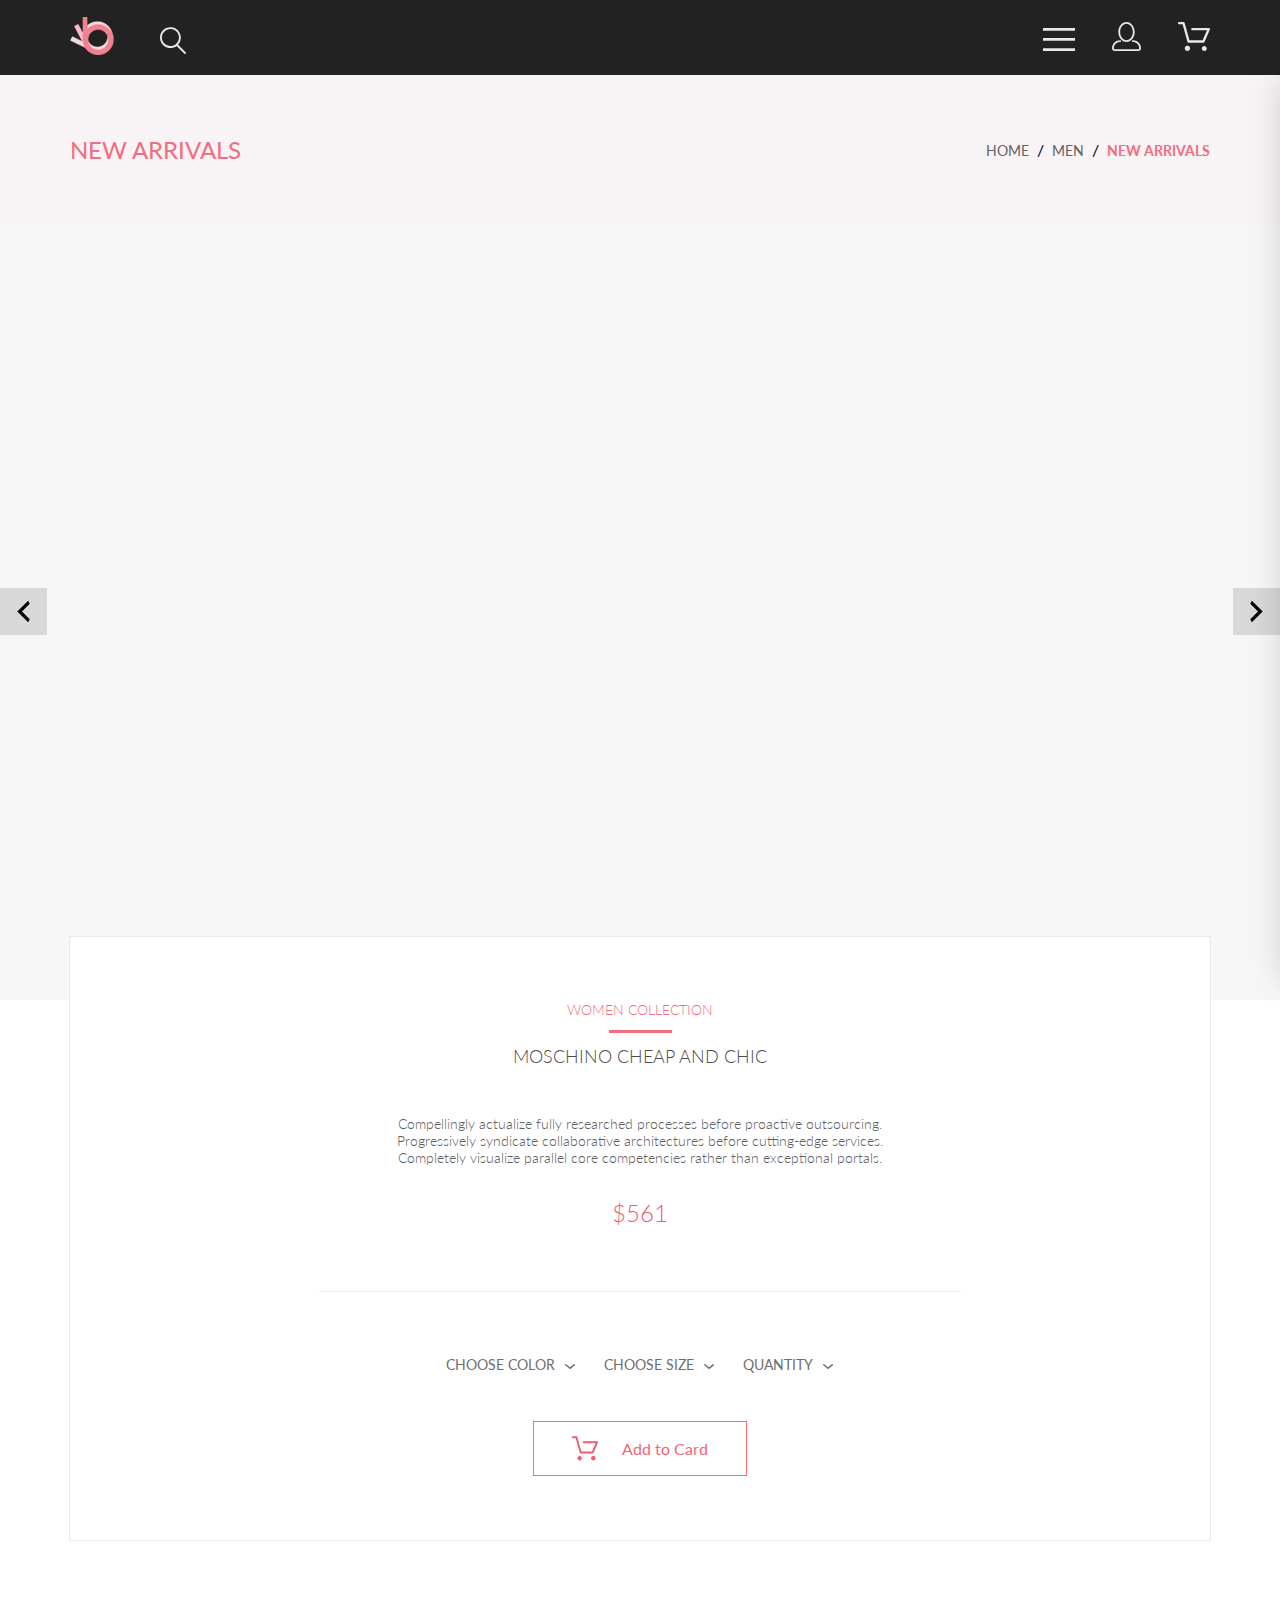
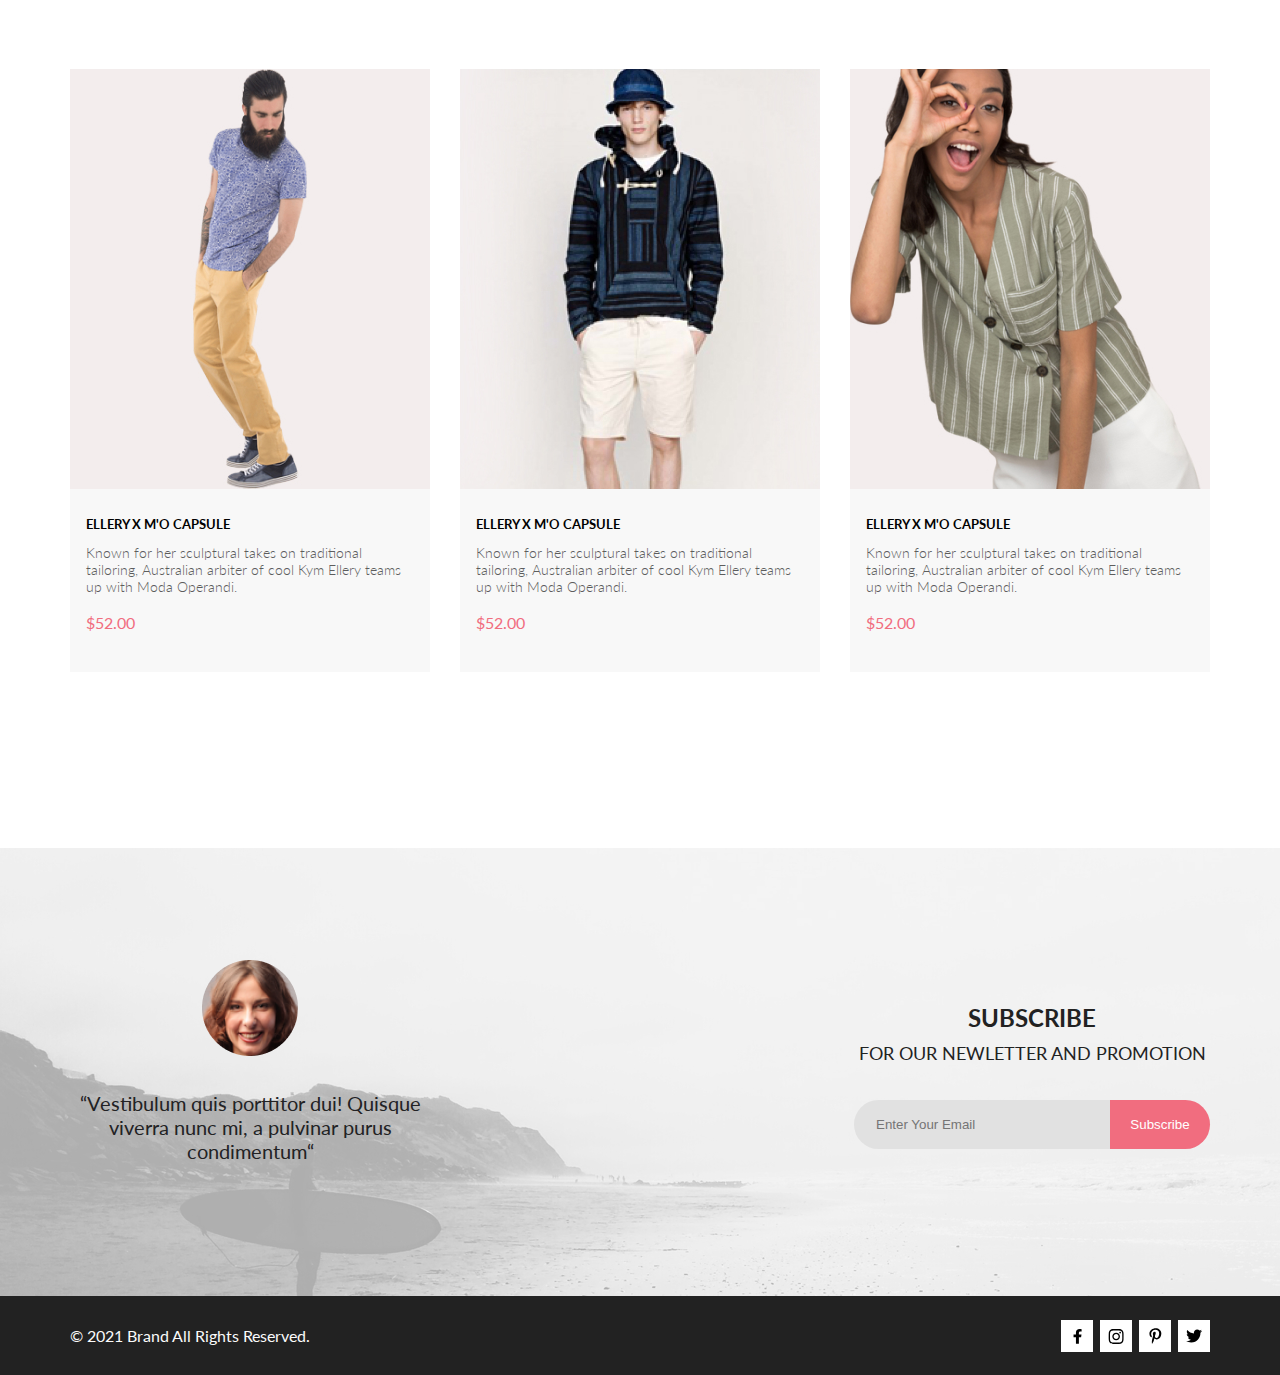
<file: product.html>
<!DOCTYPE html>
<html lang="en">
<head>
    <meta charset="UTF-8">
    <meta http-equiv="X-UA-Compatible" content="IE=edge">
    <meta name="viewport" content="width=device-width, initial-scale=1.0">
    <title>Document</title>
    <link rel="stylesheet" href="css/style.css">
    <link rel="preconnect" href="https://fonts.gstatic.com">
    <link href="https://fonts.googleapis.com/css2?family=Lato:wght@300;400;700;900&display=swap" rel="stylesheet">
</head>
<body>
    <div class="wrapper">
    <div class="top">
    <header class="header centr">
        <div class="header__left">
            <a href="index.html"><img src="img/logo.png" alt="logo"></a>
            <a class="header__search" href="#"><svg width="27" height="28" viewBox="0 0 27 28" fill="none"
                    xmlns="http://www.w3.org/2000/svg">
                    <path
                        d="M19.0596 17.6259C20.6713 15.8658 21.6282 13.6048 21.7698 11.2225C21.9113 8.84018 21.2288 6.48173 19.8369 4.54318C18.445 2.60463 16.4285 1.20404 14.126 0.576619C11.8234 -0.0508009 9.3751 0.13316 7.19217 1.09761C5.00923 2.06205 3.22463 3.74825 2.13804 5.87302C1.05145 7.9978 0.729054 10.4318 1.225 12.7661C1.72094 15.1005 3.00501 17.1932 4.86158 18.6927C6.71814 20.1922 9.03413 21.0072 11.4206 21.0009C13.673 21.004 15.8645 20.27 17.6606 18.9109L25.4086 26.7179C25.4941 26.807 25.5965 26.8781 25.7099 26.927C25.8232 26.9759 25.9452 27.0017 26.0686 27.0029C26.1923 27.0033 26.3148 26.9782 26.4283 26.9292C26.5419 26.8801 26.6441 26.8082 26.7286 26.7179C26.9025 26.537 26.9997 26.2958 26.9997 26.0449C26.9997 25.794 26.9025 25.5528 26.7286 25.3719L19.0596 17.6259ZM2.88662 10.5009C2.89946 8.81563 3.41094 7.17187 4.35659 5.77685C5.30224 4.38183 6.63972 3.29801 8.20044 2.662C9.76115 2.02599 11.4752 1.86627 13.1266 2.20298C14.7779 2.53969 16.2926 3.35775 17.4797 4.55404C18.6668 5.75033 19.4732 7.27129 19.7972 8.92519C20.1212 10.5791 19.9483 12.2919 19.3002 13.8476C18.6522 15.4034 17.5581 16.7325 16.1559 17.6674C14.7536 18.6023 13.1059 19.1011 11.4206 19.1009C9.14916 19.0901 6.97482 18.1784 5.37484 16.566C3.77486 14.9537 2.87998 12.7724 2.88662 10.5009Z"
                        fill="#E8E8E8" />
                </svg></a>
        </div>
        <div class="header__right">
            <input type="checkbox" id="switch" checked>
            <label class="header__icon" for="switch"><svg width="32" height="23" viewBox="0 0 32 23" fill="none"
                    xmlns="http://www.w3.org/2000/svg">
                    <path d="M0 23V20.31H32V23H0ZM0 12.76V10.07H32V12.76H0ZM0 2.69V0H32V2.69H0Z" fill="#E05C6E" /></svg>
            </label>
            <nav class="menu">
                <label for="switch"><svg width="13" height="13" viewBox="0 0 13 13" fill="none" xmlns="http://www.w3.org/2000/svg">
                    <path d="M7.4158 6.00409L11.7158 1.71409C11.9041 1.52579 12.0099 1.27039 12.0099 1.00409C12.0099 0.73779 11.9041 0.482395 11.7158 0.294092C11.5275 0.105788 11.2721 0 11.0058 0C10.7395 0 10.4841 0.105788 10.2958 0.294092L6.0058 4.59409L1.7158 0.294092C1.52749 0.105788 1.2721 -1.9841e-09 1.0058 0C0.739497 1.9841e-09 0.484102 0.105788 0.295798 0.294092C0.107495 0.482395 0.0017066 0.73779 0.0017066 1.00409C0.0017066 1.27039 0.107495 1.52579 0.295798 1.71409L4.5958 6.00409L0.295798 10.2941C0.20207 10.3871 0.127676 10.4977 0.0769072 10.6195C0.0261385 10.7414 0 10.8721 0 11.0041C0 11.1361 0.0261385 11.2668 0.0769072 11.3887C0.127676 11.5105 0.20207 11.6211 0.295798 11.7141C0.388761 11.8078 0.499362 11.8822 0.621222 11.933C0.743081 11.9838 0.873786 12.0099 1.0058 12.0099C1.13781 12.0099 1.26852 11.9838 1.39038 11.933C1.51223 11.8822 1.62284 11.8078 1.7158 11.7141L6.0058 7.41409L10.2958 11.7141C10.3888 11.8078 10.4994 11.8822 10.6212 11.933C10.7431 11.9838 10.8738 12.0099 11.0058 12.0099C11.1378 12.0099 11.2685 11.9838 11.3904 11.933C11.5122 11.8822 11.6228 11.8078 11.7158 11.7141C11.8095 11.6211 11.8839 11.5105 11.9347 11.3887C11.9855 11.2668 12.0116 11.1361 12.0116 11.0041C12.0116 10.8721 11.9855 10.7414 11.9347 10.6195C11.8839 10.4977 11.8095 10.3871 11.7158 10.2941L7.4158 6.00409Z" fill="#6F6E6E"/>
                    </svg>
                </label>
                <div class="menu__links-menu">
                    <a href="regestration.html"><svg class="header__icon header__icon_mob" width="29" height="29" viewBox="0 0 29 29"
                        fill="none" xmlns="http://www.w3.org/2000/svg">
                        <path
                            d="M14.5 19.937C19 19.937 22.656 15.464 22.656 9.968C22.656 4.472 19 0 14.5 0C13.3631 0.0217413 12.2463 0.303398 11.2351 0.823397C10.2239 1.34339 9.34507 2.08794 8.66602 3C7.12663 4.99573 6.30819 7.45381 6.34399 9.974C6.34399 15.465 10 19.937 14.5 19.937ZM14.5 1.813C18 1.813 20.844 5.472 20.844 9.969C20.844 14.466 17.998 18.125 14.5 18.125C11.002 18.125 8.15603 14.465 8.15503 9.969C8.15403 5.473 11 1.813 14.5 1.813ZM20.844 18.125C20.6036 18.125 20.373 18.2205 20.203 18.3905C20.033 18.5605 19.9375 18.7911 19.9375 19.0315C19.9375 19.2719 20.033 19.5025 20.203 19.6725C20.373 19.8425 20.6036 19.938 20.844 19.938C22.526 19.9399 24.1386 20.6088 25.3279 21.7982C26.5172 22.9875 27.1861 24.6 27.188 26.282C27.1875 26.5221 27.0918 26.7523 26.922 26.9221C26.7522 27.0918 26.5221 27.1875 26.282 27.188H2.71997C2.47985 27.1875 2.24975 27.0918 2.07996 26.9221C1.91016 26.7523 1.81449 26.5221 1.81396 26.282C1.81608 24.6001 2.48517 22.9877 3.67444 21.7985C4.86371 20.6092 6.47608 19.9401 8.15796 19.938C8.39824 19.938 8.62868 19.8425 8.79858 19.6726C8.96849 19.5027 9.06396 19.2723 9.06396 19.032C9.06396 18.7917 8.96849 18.5613 8.79858 18.3914C8.62868 18.2215 8.39824 18.126 8.15796 18.126C5.99541 18.1279 3.92201 18.9875 2.39258 20.5164C0.863144 22.0453 0.00264777 24.1185 0 26.281C0.000794067 27.0019 0.287502 27.693 0.797241 28.2027C1.30698 28.7125 1.99811 28.9992 2.71899 29H26.282C27.0027 28.9989 27.6936 28.7121 28.2031 28.2024C28.7126 27.6927 28.9992 27.0017 29 26.281C28.9974 24.1187 28.1372 22.0457 26.6083 20.5168C25.0793 18.9878 23.0063 18.1276 20.844 18.125Z"
                            fill="#E8E8E8" />
                    </svg></a>
                    <a href="cart.html"><svg class="header__icon header__icon_mob" width="32" height="29" viewBox="0 0 32 29"
                        fill="none" xmlns="http://www.w3.org/2000/svg">
                        <path
                            d="M26.2009 29C25.5532 28.9738 24.9415 28.6948 24.4972 28.2227C24.0529 27.7506 23.8114 27.1232 23.8245 26.475C23.8376 25.8269 24.1043 25.2097 24.5673 24.7559C25.0303 24.3022 25.6527 24.048 26.301 24.048C26.9493 24.048 27.5717 24.3022 28.0347 24.7559C28.4977 25.2097 28.7644 25.8269 28.7775 26.475C28.7906 27.1232 28.549 27.7506 28.1047 28.2227C27.6604 28.6948 27.0488 28.9738 26.401 29H26.2009ZM6.75293 26.32C6.75293 25.79 6.91011 25.2718 7.20459 24.8311C7.49907 24.3904 7.91764 24.0469 8.40735 23.844C8.89705 23.6412 9.43594 23.5881 9.95581 23.6915C10.4757 23.7949 10.9532 24.0502 11.328 24.425C11.7028 24.7998 11.9581 25.2773 12.0615 25.7972C12.1649 26.317 12.1118 26.8559 11.9089 27.3456C11.7061 27.8353 11.3626 28.2539 10.9219 28.5483C10.4812 28.8428 9.96304 29 9.43298 29C9.08087 29.0003 8.73212 28.9311 8.40674 28.7966C8.08136 28.662 7.78569 28.4646 7.53662 28.2158C7.28755 27.9669 7.09001 27.6713 6.9552 27.3461C6.82039 27.0208 6.75098 26.6721 6.75098 26.32H6.75293ZM10.553 20.686C10.2935 20.6868 10.0409 20.6024 9.83411 20.4457C9.62727 20.2891 9.47758 20.0689 9.40796 19.819L4.57495 2.36401H1.18201C0.868521 2.36401 0.567859 2.23947 0.346191 2.01781C0.124523 1.79614 0 1.49549 0 1.18201C0 0.868519 0.124523 0.567873 0.346191 0.346205C0.567859 0.124537 0.868521 5.81268e-06 1.18201 5.81268e-06H5.46301C5.7225 -0.00080736 5.97504 0.0837201 6.18176 0.240568C6.38848 0.397416 6.53784 0.617884 6.60693 0.868006L11.4399 18.323H24.6179L29.001 8.27501H14.401C14.2428 8.27961 14.0854 8.25242 13.9379 8.19507C13.7904 8.13771 13.6559 8.05134 13.5424 7.94108C13.4288 7.83082 13.3386 7.69891 13.277 7.55315C13.2154 7.40739 13.1836 7.25075 13.1836 7.0925C13.1836 6.93426 13.2154 6.77762 13.277 6.63186C13.3386 6.4861 13.4288 6.35419 13.5424 6.24393C13.6559 6.13367 13.7904 6.0473 13.9379 5.98994C14.0854 5.93259 14.2428 5.90541 14.401 5.91001H30.814C31.0097 5.90996 31.2022 5.95866 31.3744 6.05172C31.5465 6.14478 31.6928 6.27926 31.7999 6.44301C31.9078 6.60729 31.9734 6.79569 31.9908 6.99145C32.0083 7.18721 31.9771 7.38424 31.9 7.565L26.495 19.977C26.4026 20.1876 26.251 20.3668 26.0585 20.4927C25.866 20.6186 25.641 20.6858 25.411 20.686H10.553Z"
                            fill="#E8E8E8" />
                    </svg></a>
                </div>
                <h3 class="menu__heading">MENU</h3>
                <ul class="menu__catalog">
                    <li>
                        <a class="menu__section" href="catalog.html">MAN</a>
                            <ul>
                                <li><a class="menu__item" href="catalog.html">Accessories</a></li>
                                <li><a class="menu__item" href="catalog.html">Bags</a></li>
                                <li><a class="menu__item" href="catalog.html">Denim</a></li>
                                <li><a class="menu__item" href="catalog.html">T-Shirts</a></li>
                            </ul>
                    </li>
                    <li>
                        <a class="menu__section" href="catalog.html">WOMAN</a>
                            <ul>
                                <li><a class="menu__item" href="catalog.html">Accessories</a></li>
                                <li><a class="menu__item" href="catalog.html">Jackets & Coats</a></li>
                                <li><a class="menu__item" href="catalog.html">Polos</a></li>
                                <li><a class="menu__item" href="catalog.html">T-Shirts</a></li>
                                <li><a class="menu__item" href="catalog.html">Shirts</a></li>
                            </ul>
                    </li>
                    <li>
                        <a class="menu__section" href="catalog.html">KIDS</a>
                            <ul>
                                <li><a class="menu__item" href="catalog.html">Accessories</a></li>
                                <li><a class="menu__item" href="catalog.html">Jackets & Coats</a></li>
                                <li><a class="menu__item" href="catalog.html">Polos</a></li>
                                <li><a class="menu__item" href="catalog.html">T-Shirts</a></li>
                                <li><a class="menu__item" href="catalog.html">Shirts</a></li>
                                <li><a class="menu__item" href="catalog.html">Bags</a></li>
                            </ul>
                    </li>
                </ul>
            </nav>
            <a class="header__icon header__icon_desc" href="regestration.html"><svg width="29" height="29" viewBox="0 0 29 29" fill="none"
                    xmlns="http://www.w3.org/2000/svg">
                    <path
                        d="M14.5 19.937C19 19.937 22.656 15.464 22.656 9.968C22.656 4.472 19 0 14.5 0C13.3631 0.0217413 12.2463 0.303398 11.2351 0.823397C10.2239 1.34339 9.34507 2.08794 8.66602 3C7.12663 4.99573 6.30819 7.45381 6.34399 9.974C6.34399 15.465 10 19.937 14.5 19.937ZM14.5 1.813C18 1.813 20.844 5.472 20.844 9.969C20.844 14.466 17.998 18.125 14.5 18.125C11.002 18.125 8.15603 14.465 8.15503 9.969C8.15403 5.473 11 1.813 14.5 1.813ZM20.844 18.125C20.6036 18.125 20.373 18.2205 20.203 18.3905C20.033 18.5605 19.9375 18.7911 19.9375 19.0315C19.9375 19.2719 20.033 19.5025 20.203 19.6725C20.373 19.8425 20.6036 19.938 20.844 19.938C22.526 19.9399 24.1386 20.6088 25.3279 21.7982C26.5172 22.9875 27.1861 24.6 27.188 26.282C27.1875 26.5221 27.0918 26.7523 26.922 26.9221C26.7522 27.0918 26.5221 27.1875 26.282 27.188H2.71997C2.47985 27.1875 2.24975 27.0918 2.07996 26.9221C1.91016 26.7523 1.81449 26.5221 1.81396 26.282C1.81608 24.6001 2.48517 22.9877 3.67444 21.7985C4.86371 20.6092 6.47608 19.9401 8.15796 19.938C8.39824 19.938 8.62868 19.8425 8.79858 19.6726C8.96849 19.5027 9.06396 19.2723 9.06396 19.032C9.06396 18.7917 8.96849 18.5613 8.79858 18.3914C8.62868 18.2215 8.39824 18.126 8.15796 18.126C5.99541 18.1279 3.92201 18.9875 2.39258 20.5164C0.863144 22.0453 0.00264777 24.1185 0 26.281C0.000794067 27.0019 0.287502 27.693 0.797241 28.2027C1.30698 28.7125 1.99811 28.9992 2.71899 29H26.282C27.0027 28.9989 27.6936 28.7121 28.2031 28.2024C28.7126 27.6927 28.9992 27.0017 29 26.281C28.9974 24.1187 28.1372 22.0457 26.6083 20.5168C25.0793 18.9878 23.0063 18.1276 20.844 18.125Z"
                        fill="#E8E8E8" />
                </svg></a>
            <a class="header__icon header__icon_desc" href="cart.html"><svg width="32" height="29" viewBox="0 0 32 29" fill="none"
                    xmlns="http://www.w3.org/2000/svg">
                    <path
                        d="M26.2009 29C25.5532 28.9738 24.9415 28.6948 24.4972 28.2227C24.0529 27.7506 23.8114 27.1232 23.8245 26.475C23.8376 25.8269 24.1043 25.2097 24.5673 24.7559C25.0303 24.3022 25.6527 24.048 26.301 24.048C26.9493 24.048 27.5717 24.3022 28.0347 24.7559C28.4977 25.2097 28.7644 25.8269 28.7775 26.475C28.7906 27.1232 28.549 27.7506 28.1047 28.2227C27.6604 28.6948 27.0488 28.9738 26.401 29H26.2009ZM6.75293 26.32C6.75293 25.79 6.91011 25.2718 7.20459 24.8311C7.49907 24.3904 7.91764 24.0469 8.40735 23.844C8.89705 23.6412 9.43594 23.5881 9.95581 23.6915C10.4757 23.7949 10.9532 24.0502 11.328 24.425C11.7028 24.7998 11.9581 25.2773 12.0615 25.7972C12.1649 26.317 12.1118 26.8559 11.9089 27.3456C11.7061 27.8353 11.3626 28.2539 10.9219 28.5483C10.4812 28.8428 9.96304 29 9.43298 29C9.08087 29.0003 8.73212 28.9311 8.40674 28.7966C8.08136 28.662 7.78569 28.4646 7.53662 28.2158C7.28755 27.9669 7.09001 27.6713 6.9552 27.3461C6.82039 27.0208 6.75098 26.6721 6.75098 26.32H6.75293ZM10.553 20.686C10.2935 20.6868 10.0409 20.6024 9.83411 20.4457C9.62727 20.2891 9.47758 20.0689 9.40796 19.819L4.57495 2.36401H1.18201C0.868521 2.36401 0.567859 2.23947 0.346191 2.01781C0.124523 1.79614 0 1.49549 0 1.18201C0 0.868519 0.124523 0.567873 0.346191 0.346205C0.567859 0.124537 0.868521 5.81268e-06 1.18201 5.81268e-06H5.46301C5.7225 -0.00080736 5.97504 0.0837201 6.18176 0.240568C6.38848 0.397416 6.53784 0.617884 6.60693 0.868006L11.4399 18.323H24.6179L29.001 8.27501H14.401C14.2428 8.27961 14.0854 8.25242 13.9379 8.19507C13.7904 8.13771 13.6559 8.05134 13.5424 7.94108C13.4288 7.83082 13.3386 7.69891 13.277 7.55315C13.2154 7.40739 13.1836 7.25075 13.1836 7.0925C13.1836 6.93426 13.2154 6.77762 13.277 6.63186C13.3386 6.4861 13.4288 6.35419 13.5424 6.24393C13.6559 6.13367 13.7904 6.0473 13.9379 5.98994C14.0854 5.93259 14.2428 5.90541 14.401 5.91001H30.814C31.0097 5.90996 31.2022 5.95866 31.3744 6.05172C31.5465 6.14478 31.6928 6.27926 31.7999 6.44301C31.9078 6.60729 31.9734 6.79569 31.9908 6.99145C32.0083 7.18721 31.9771 7.38424 31.9 7.565L26.495 19.977C26.4026 20.1876 26.251 20.3668 26.0585 20.4927C25.866 20.6186 25.641 20.6858 25.411 20.686H10.553Z"
                        fill="#E8E8E8" />
                </svg></a>
        </div>
    </header>
    <section class="breadcrumbs breadcrumb_prodoct centr">
        <h3 class="breadcrumbs__heading">NEW ARRIVALS </h3>
        <nav>
            <ul class="breadcrumbs__nav">
                <li class="breadcrumbs__list"><a class="breadcrumbs__link" href="index.html">HOME</a></li>
                <li class="breadcrumbs__list"><a class="breadcrumbs__link" href="#">MEN</a></li>
                <li class="breadcrumbs__list"><a class="breadcrumbs__link" href="#">NEW ARRIVALS</a></li>
            </ul>
        </nav>
    </section>
    </div>
    <section class="product">
        <div class="product_img">
            <div class="product_pic"></div>
            <div class="product_carusel">
                <a href="#" class="product_marker"><svg width="13" height="23" viewBox="0 0 13 23" fill="none" xmlns="http://www.w3.org/2000/svg">
                <path d="M12.6998 3.7499L4.9498 11.4999L12.6998 19.2499L11.1498 22.3499L0.299805 11.4999L11.1498 0.649902L12.6998 3.7499Z" fill="black"/></svg></a>
                <a href="#" class="product_marker"><svg width="13" height="23" viewBox="0 0 13 23" fill="none" xmlns="http://www.w3.org/2000/svg">
                <path d="M0.300049 19.2499L8.05005 11.4999L0.300049 3.7499L1.85005 0.649902L12.7 11.4999L1.85005 22.3499L0.300049 19.2499Z" fill="black"/></svg></a>
            </div>
        </div>
        <div class="product_content">
            <h4>WOMEN COLLECTION</h4>
            <div class="product_content_line"></div>
            <h3>MOSCHINO CHEAP AND CHIC</h3>
            <p class="product_content_text">Compellingly actualize fully researched processes before proactive outsourcing. Progressively syndicate collaborative architectures before cutting-edge services. Completely visualize parallel core competencies rather than exceptional portals. </p>
            <p class="product_content_price">$561</p>
            <ul class="catalog__filter_elemets product_choose">
                <li>
                    <details><summary>CHOOSE COLOR</summary>
                        <form>
                            <label for="size_xs"><input id="size_xs" type="checkbox">XS</label>
                            <label for="size_s"><input id="size_s" type="checkbox">S</label>
                            <label for="size_m"><input id="size_m" type="checkbox">M</label>
                            <label for="size_l"><input id="size_l" type="checkbox">L</label>
                        </form>
                    </details>
                 </li>
                <li>
                    <details><summary>CHOOSE SIZE</summary>
                        <form>
                            <label for="size_xs"><input id="size_xs" type="checkbox">XS</label>
                            <label for="size_s"><input id="size_s" type="checkbox">S</label>
                            <label for="size_m"><input id="size_m" type="checkbox">M</label>
                            <label for="size_l"><input id="size_l" type="checkbox">L</label>
                        </form>
                    </details>
                 </li>
                 <li>
                    <details><summary>QUANTITY</summary>
                        <form>
                            <label for="size_xs"><input id="size_xs" type="checkbox">XS</label>
                            <label for="size_s"><input id="size_s" type="checkbox">S</label>
                            <label for="size_m"><input id="size_m" type="checkbox">M</label>
                            <label for="size_l"><input id="size_l" type="checkbox">L</label>
                        </form>
                    </details>
                 </li>
            </ul>
            <a href="#" class="product_bottom"><svg width="27" height="25" viewBox="0 0 27 25" fill="none" xmlns="http://www.w3.org/2000/svg">
                <path d="M5.49847 22.185C5.50635 21.752 5.64091 21.3309 5.88519 20.9748C6.12947 20.6186 6.47261 20.3431 6.87158 20.1828C7.27055 20.0226 7.7076 19.9848 8.12781 20.0741C8.54802 20.1635 8.93269 20.376 9.23358 20.685C9.53447 20.994 9.73817 21.3857 9.81909 21.811C9.90002 22.2363 9.85453 22.6763 9.68842 23.0756C9.52231 23.475 9.24296 23.8161 8.88538 24.0559C8.52779 24.2957 8.10791 24.4237 7.67847 24.4237C7.38955 24.4211 7.10399 24.3611 6.83807 24.2472C6.57216 24.1333 6.3311 23.9676 6.12866 23.7597C5.92623 23.5518 5.76639 23.3057 5.65826 23.0355C5.55013 22.7653 5.49584 22.4763 5.49847 22.185ZM21.3045 24.4237C20.8711 24.4303 20.4453 24.3087 20.0797 24.074C19.7141 23.8393 19.4247 23.5017 19.2471 23.103C19.0696 22.7042 19.0117 22.2618 19.0806 21.8303C19.1496 21.3988 19.3423 20.9971 19.6351 20.6748C19.9278 20.3524 20.3077 20.1236 20.728 20.0165C21.1482 19.9095 21.5903 19.929 21.9997 20.0724C22.4091 20.2159 22.7679 20.4771 23.0317 20.8238C23.2956 21.1706 23.453 21.5877 23.4845 22.0236C23.5269 22.6155 23.3369 23.2004 22.9555 23.6523C22.7706 23.8745 22.5436 24.0574 22.2877 24.1901C22.0319 24.3227 21.7524 24.4025 21.4655 24.4247L21.3045 24.4237ZM8.59351 17.4855C8.38116 17.4851 8.17488 17.414 8.00671 17.2833C7.83855 17.1525 7.71792 16.9694 7.66351 16.7624L3.73651 2.19527H0.978516C0.719001 2.19527 0.470064 2.09128 0.28656 1.90622C0.103056 1.72116 0 1.47018 0 1.20847C0 0.946764 0.103056 0.695782 0.28656 0.510726C0.470064 0.325669 0.719001 0.22168 0.978516 0.22168H4.45752C4.66982 0.222254 4.876 0.293463 5.04413 0.424184C5.21226 0.554905 5.33295 0.737883 5.38751 0.944787L9.31451 15.5119H20.0185L23.5765 7.12665H11.7185C11.459 7.12665 11.2101 7.02266 11.0266 6.83761C10.8431 6.65255 10.74 6.40157 10.74 6.13986C10.74 5.87815 10.8431 5.62717 11.0266 5.44211C11.2101 5.25705 11.459 5.15306 11.7185 5.15306H25.0535C25.2131 5.15352 25.3701 5.19451 25.5099 5.27223C25.6497 5.34995 25.7679 5.46195 25.8535 5.59784C25.9413 5.73569 25.9945 5.89303 26.0084 6.05627C26.0224 6.21951 25.9966 6.38368 25.9335 6.53465L21.5425 16.8935C21.469 17.0684 21.3462 17.2177 21.1895 17.3229C21.0327 17.4281 20.8488 17.4846 20.6605 17.4855H8.59351Z" fill="#EF5B70"/>
                </svg>Add to Card</a>
        </div>
    </section>
    <section class="cart cart_product centr">
        <div class="cart__box">
            <div class="cart__item"><a class="cart__link" href="product.html"><img class="cart__img" src="img/cart_4.jpg" alt="cart_1"></a>
                <div class="cart__content">
                    <a href="#" class="cart__content_title">ELLERY X M'O CAPSULE</a>
                    <p class="cart__content_text">Known for her sculptural takes on traditional tailoring, Australian
                        arbiter of cool Kym Ellery teams
                        up
                        with Moda Operandi.</p>
                    <h4 class="cart__content_price">$52.00</h4>
                </div>
                <a href="#" class="cart__add"><svg class="cart__cart" width="27" height="25" viewBox="0 0 27 25" fill="none" xmlns="http://www.w3.org/2000/svg">
                    <path d="M21.876 22.2662C21.921 22.2549 21.9423 22.2339 21.96 22.2129C21.9678 22.2037 21.9756 22.1946 21.9835 22.1855C22.02 22.1438 22.0233 22.0553 22.0224 22.0105C22.0092 21.9044 21.9185 21.8315 21.8412 21.8315C21.8375 21.8315 21.8336 21.8317 21.8312 21.8318C21.7531 21.8372 21.6653 21.9409 21.6719 22.0625C21.6813 22.1793 21.7675 22.2662 21.8392 22.2662H21.876ZM8.21954 22.2599C8.31873 22.2599 8.39935 22.1655 8.39935 22.0496C8.39935 21.9341 8.31873 21.8401 8.21954 21.8401C8.12042 21.8401 8.03973 21.9341 8.03973 22.0496C8.03973 22.1655 8.12042 22.2599 8.21954 22.2599ZM21.9995 24.2662C21.9517 24.2662 21.8878 24.2662 21.8392 24.2662C20.7017 24.2662 19.7567 23.3545 19.6765 22.198C19.5964 20.9929 20.4937 19.9183 21.6953 19.8364C21.7441 19.8331 21.7928 19.8315 21.8412 19.8315C22.9799 19.8315 23.9413 20.7324 24.019 21.8884C24.0505 22.4915 23.8741 23.0612 23.4898 23.5012C23.1055 23.9575 22.5764 24.2177 21.9995 24.2662ZM8.21954 24.2599C7.01532 24.2599 6.03973 23.2709 6.03973 22.0496C6.03973 20.8291 7.01532 19.8401 8.21954 19.8401C9.42371 19.8401 10.3994 20.8291 10.3994 22.0496C10.3994 23.2709 9.42371 24.2599 8.21954 24.2599ZM21.1984 17.3938H9.13306C8.70013 17.3938 8.31586 17.1005 8.20331 16.6775L4.27753 2.24768H1.52173C0.993408 2.24768 0.560547 1.80859 0.560547 1.27039C0.560547 0.733032 0.993408 0.292969 1.52173 0.292969H4.99933C5.43134 0.292969 5.81561 0.586304 5.9281 1.01025L9.85394 15.4391H20.5576L24.1144 7.13379H12.2578C11.7286 7.13379 11.2957 6.69373 11.2957 6.15649C11.2957 5.61914 11.7286 5.17908 12.2578 5.17908H25.5886C25.9091 5.17908 26.2141 5.34192 26.3896 5.61914C26.566 5.89539 26.5984 6.23743 26.4697 6.547L22.0795 16.807C21.9193 17.1653 21.5827 17.3938 21.1984 17.3938Z" fill="white"/>
                    </svg>
                    Add to Cart
                    </a>
            </div>
            <div class="cart__item"><a class="cart__link" href="product.html"><img class="cart__img" src="img/cart_3.jpg" alt="cart_1"></a>
                <div class="cart__content">
                    <a href="#" class="cart__content_title">ELLERY X M'O CAPSULE</a>
                    <p class="cart__content_text">Known for her sculptural takes on traditional tailoring, Australian
                        arbiter of cool Kym Ellery teams
                        up
                        with Moda Operandi.</p>
                    <h4 class="cart__content_price">$52.00</h4>
                </div>
                <a href="#" class="cart__add"><svg class="cart__cart" width="27" height="25" viewBox="0 0 27 25" fill="none" xmlns="http://www.w3.org/2000/svg">
                    <path d="M21.876 22.2662C21.921 22.2549 21.9423 22.2339 21.96 22.2129C21.9678 22.2037 21.9756 22.1946 21.9835 22.1855C22.02 22.1438 22.0233 22.0553 22.0224 22.0105C22.0092 21.9044 21.9185 21.8315 21.8412 21.8315C21.8375 21.8315 21.8336 21.8317 21.8312 21.8318C21.7531 21.8372 21.6653 21.9409 21.6719 22.0625C21.6813 22.1793 21.7675 22.2662 21.8392 22.2662H21.876ZM8.21954 22.2599C8.31873 22.2599 8.39935 22.1655 8.39935 22.0496C8.39935 21.9341 8.31873 21.8401 8.21954 21.8401C8.12042 21.8401 8.03973 21.9341 8.03973 22.0496C8.03973 22.1655 8.12042 22.2599 8.21954 22.2599ZM21.9995 24.2662C21.9517 24.2662 21.8878 24.2662 21.8392 24.2662C20.7017 24.2662 19.7567 23.3545 19.6765 22.198C19.5964 20.9929 20.4937 19.9183 21.6953 19.8364C21.7441 19.8331 21.7928 19.8315 21.8412 19.8315C22.9799 19.8315 23.9413 20.7324 24.019 21.8884C24.0505 22.4915 23.8741 23.0612 23.4898 23.5012C23.1055 23.9575 22.5764 24.2177 21.9995 24.2662ZM8.21954 24.2599C7.01532 24.2599 6.03973 23.2709 6.03973 22.0496C6.03973 20.8291 7.01532 19.8401 8.21954 19.8401C9.42371 19.8401 10.3994 20.8291 10.3994 22.0496C10.3994 23.2709 9.42371 24.2599 8.21954 24.2599ZM21.1984 17.3938H9.13306C8.70013 17.3938 8.31586 17.1005 8.20331 16.6775L4.27753 2.24768H1.52173C0.993408 2.24768 0.560547 1.80859 0.560547 1.27039C0.560547 0.733032 0.993408 0.292969 1.52173 0.292969H4.99933C5.43134 0.292969 5.81561 0.586304 5.9281 1.01025L9.85394 15.4391H20.5576L24.1144 7.13379H12.2578C11.7286 7.13379 11.2957 6.69373 11.2957 6.15649C11.2957 5.61914 11.7286 5.17908 12.2578 5.17908H25.5886C25.9091 5.17908 26.2141 5.34192 26.3896 5.61914C26.566 5.89539 26.5984 6.23743 26.4697 6.547L22.0795 16.807C21.9193 17.1653 21.5827 17.3938 21.1984 17.3938Z" fill="white"/>
                    </svg>
                    Add to Cart
                    </a>
            </div>
            <div class="cart__item"><a class="cart__link" href="product.html"><img class="cart__img" src="img/cart_6.jpg" alt="cart_1"></a>
                <div class="cart__content">
                    <a href="#" class="cart__content_title">ELLERY X M'O CAPSULE</a>
                    <p class="cart__content_text">Known for her sculptural takes on traditional tailoring, Australian
                        arbiter of cool Kym Ellery teams
                        up
                        with Moda Operandi.</p>
                    <h4 class="cart__content_price">$52.00</h4>
                </div>
                <a href="#" class="cart__add"><svg class="cart__cart" width="27" height="25" viewBox="0 0 27 25" fill="none" xmlns="http://www.w3.org/2000/svg">
                    <path d="M21.876 22.2662C21.921 22.2549 21.9423 22.2339 21.96 22.2129C21.9678 22.2037 21.9756 22.1946 21.9835 22.1855C22.02 22.1438 22.0233 22.0553 22.0224 22.0105C22.0092 21.9044 21.9185 21.8315 21.8412 21.8315C21.8375 21.8315 21.8336 21.8317 21.8312 21.8318C21.7531 21.8372 21.6653 21.9409 21.6719 22.0625C21.6813 22.1793 21.7675 22.2662 21.8392 22.2662H21.876ZM8.21954 22.2599C8.31873 22.2599 8.39935 22.1655 8.39935 22.0496C8.39935 21.9341 8.31873 21.8401 8.21954 21.8401C8.12042 21.8401 8.03973 21.9341 8.03973 22.0496C8.03973 22.1655 8.12042 22.2599 8.21954 22.2599ZM21.9995 24.2662C21.9517 24.2662 21.8878 24.2662 21.8392 24.2662C20.7017 24.2662 19.7567 23.3545 19.6765 22.198C19.5964 20.9929 20.4937 19.9183 21.6953 19.8364C21.7441 19.8331 21.7928 19.8315 21.8412 19.8315C22.9799 19.8315 23.9413 20.7324 24.019 21.8884C24.0505 22.4915 23.8741 23.0612 23.4898 23.5012C23.1055 23.9575 22.5764 24.2177 21.9995 24.2662ZM8.21954 24.2599C7.01532 24.2599 6.03973 23.2709 6.03973 22.0496C6.03973 20.8291 7.01532 19.8401 8.21954 19.8401C9.42371 19.8401 10.3994 20.8291 10.3994 22.0496C10.3994 23.2709 9.42371 24.2599 8.21954 24.2599ZM21.1984 17.3938H9.13306C8.70013 17.3938 8.31586 17.1005 8.20331 16.6775L4.27753 2.24768H1.52173C0.993408 2.24768 0.560547 1.80859 0.560547 1.27039C0.560547 0.733032 0.993408 0.292969 1.52173 0.292969H4.99933C5.43134 0.292969 5.81561 0.586304 5.9281 1.01025L9.85394 15.4391H20.5576L24.1144 7.13379H12.2578C11.7286 7.13379 11.2957 6.69373 11.2957 6.15649C11.2957 5.61914 11.7286 5.17908 12.2578 5.17908H25.5886C25.9091 5.17908 26.2141 5.34192 26.3896 5.61914C26.566 5.89539 26.5984 6.23743 26.4697 6.547L22.0795 16.807C21.9193 17.1653 21.5827 17.3938 21.1984 17.3938Z" fill="white"/>
                    </svg>
                    Add to Cart
                    </a>
            </div>
         </div>
    </section>
    <footer class="footer">
        <div class="footer__mid">
            <div class="footer__middle centr">
                <div class="footer__middle_left">
                    <img class="footer__middle_left_img" src="img/pretty_women.png" alt="Лицо">
                    <p class="footer__middle_left_content">“Vestibulum quis porttitor dui! Quisque viverra nunc mi, a
                        pulvinar purus condimentum“</p>
                </div>
                <div class="footer__middle_right">
                    <h2 class="footer__middle_right_h2">SUBSCRIBE</h2>
                    <h3 class="footer__middle_right_h3">FOR OUR NEWLETTER AND PROMOTION</h3>
                    <form action="#" class="footer__middle_right_form">
                        <input class="footer__middle_right_form_input" type="email" placeholder="Enter Your Email" required>
                        <button type="submit" class="footer__middle_right_form_button">Subscribe</button>
                    </form>
                </div>
            </div>
        </div>
            <div class="footer__down centr">
                <p class="footer__down_copy">© 2021 Brand All Rights Reserved.</p>
                <div class="footer__down_socials">
                    <a class="footer__down_socials_link" href="#"><svg class="footer__down_socials_ico" width="9" height="15"
                            viewBox="0 0 9 15" fill="none" xmlns="http://www.w3.org/2000/svg">
                            <path
                                d="M8.08836 8.28L8.50686 5.61602H5.89022V3.88729C5.89022 3.15847 6.25574 2.44806 7.42765 2.44806H8.61722V0.179975C8.61722 0.179975 7.53772 0 6.50561 0C4.35073 0 2.9422 1.27593 2.9422 3.5857V5.61602H0.546875V8.28H2.9422V14.72H5.89022V8.28H8.08836Z"
                                fill="black" />
                        </svg>
                    </a>
                    <a class="footer__down_socials_link" href="#"><svg class="footer__down_socials_ico" width="16" height="15"
                            viewBox="0 0 16 15" fill="none" xmlns="http://www.w3.org/2000/svg">
                            <path
                                d="M8.13897 3.68159C6.02383 3.68159 4.31774 5.38491 4.31774 7.49663C4.31774 9.60835 6.02383 11.3117 8.13897 11.3117C10.2541 11.3117 11.9602 9.60835 11.9602 7.49663C11.9602 5.38491 10.2541 3.68159 8.13897 3.68159ZM8.13897 9.9769C6.77211 9.9769 5.65467 8.8646 5.65467 7.49663C5.65467 6.12866 6.76878 5.01636 8.13897 5.01636C9.50915 5.01636 10.6233 6.12866 10.6233 7.49663C10.6233 8.8646 9.50583 9.9769 8.13897 9.9769ZM13.0078 3.52554C13.0078 4.02026 12.6087 4.41538 12.1165 4.41538C11.621 4.41538 11.2252 4.01694 11.2252 3.52554C11.2252 3.03413 11.6243 2.63569 12.1165 2.63569C12.6087 2.63569 13.0078 3.03413 13.0078 3.52554ZM15.5386 4.42866C15.4821 3.23667 15.2094 2.18081 14.3347 1.31089C13.4634 0.440967 12.4058 0.168701 11.2119 0.108936C9.9814 0.039209 6.29321 0.039209 5.0627 0.108936C3.8721 0.165381 2.81453 0.437646 1.93987 1.30757C1.06522 2.17749 0.795836 3.23335 0.735973 4.42534C0.666134 5.65386 0.666134 9.33608 0.735973 10.5646C0.79251 11.7566 1.06522 12.8124 1.93987 13.6824C2.81453 14.5523 3.86878 14.8246 5.0627 14.8843C6.29321 14.9541 9.9814 14.9541 11.2119 14.8843C12.4058 14.8279 13.4634 14.5556 14.3347 13.6824C15.2061 12.8124 15.4788 11.7566 15.5386 10.5646C15.6085 9.33608 15.6085 5.65718 15.5386 4.42866ZM13.949 11.8828C13.6895 12.5335 13.1874 13.0349 12.5322 13.2972C11.5511 13.6857 9.22314 13.596 8.13897 13.596C7.05479 13.596 4.72348 13.6824 3.74573 13.2972C3.09389 13.0382 2.59171 12.5369 2.32898 11.8828C1.93987 10.9033 2.02967 8.57905 2.02967 7.49663C2.02967 6.41421 1.9432 4.08667 2.32898 3.1105C2.58838 2.45972 3.09056 1.95835 3.74573 1.69604C4.7268 1.30757 7.05479 1.39722 8.13897 1.39722C9.22314 1.39722 11.5545 1.31089 12.5322 1.69604C13.184 1.95503 13.6862 2.4564 13.949 3.1105C14.3381 4.08999 14.2483 6.41421 14.2483 7.49663C14.2483 8.57905 14.3381 10.9066 13.949 11.8828Z"
                                fill="black" />
                        </svg>
                    </a>
                    <a class="footer__down_socials_link" href="#"><svg class="footer__down_socials_ico" width="13" height="16"
                            viewBox="0 0 13 16" fill="none" xmlns="http://www.w3.org/2000/svg">
                            <path
                                d="M6.74032 0.203125C3.55564 0.203125 0.408203 2.34063 0.408203 5.8C0.408203 8 1.63738 9.25 2.38233 9.25C2.68963 9.25 2.86655 8.3875 2.86655 8.14375C2.86655 7.85313 2.13091 7.23438 2.13091 6.025C2.13091 3.5125 4.03055 1.73125 6.4889 1.73125C8.60271 1.73125 10.1671 2.94062 10.1671 5.1625C10.1671 6.82187 9.50597 9.93437 7.36422 9.93437C6.59133 9.93437 5.93018 9.37187 5.93018 8.56563C5.93018 7.38438 6.74963 6.24062 6.74963 5.02187C6.74963 2.95312 3.835 3.32812 3.835 5.82812C3.835 6.35313 3.90018 6.93437 4.13298 7.4125C3.70463 9.26875 2.82931 12.0344 2.82931 13.9469C2.82931 14.5375 2.91311 15.1188 2.96899 15.7094C3.07452 15.8281 3.02175 15.8156 3.18316 15.7563C4.74757 13.6 4.69169 13.1781 5.3994 10.3562C5.78119 11.0875 6.76826 11.4812 7.55046 11.4812C10.8469 11.4812 12.3275 8.24688 12.3275 5.33125C12.3275 2.22813 9.66427 0.203125 6.74032 0.203125Z"
                                fill="black" />
                        </svg>
                    </a>
                    <a class="footer__down_socials_link" href="#"><svg class="footer__down_socials_ico" width="17" height="14"
                            viewBox="0 0 17 14" fill="none" xmlns="http://www.w3.org/2000/svg">
                            <path
                                d="M14.417 3.74052C14.427 3.88264 14.427 4.0248 14.427 4.16692C14.427 8.50192 11.1498 13.4969 5.15986 13.4969C3.31448 13.4969 1.60022 12.9588 0.158203 12.0248C0.420396 12.0552 0.67247 12.0654 0.944752 12.0654C2.46741 12.0654 3.8691 11.5476 4.98843 10.6644C3.5565 10.6339 2.3565 9.68977 1.94305 8.39027C2.14475 8.4207 2.34642 8.44102 2.5582 8.44102C2.85063 8.44102 3.14308 8.40039 3.41533 8.32936C1.92291 8.02477 0.803551 6.70498 0.803551 5.11108V5.07048C1.23715 5.31414 1.74139 5.46642 2.2758 5.4867C1.39849 4.89786 0.823727 3.8928 0.823727 2.75573C0.823727 2.14661 0.985041 1.58823 1.26741 1.10092C2.87077 3.09077 5.28086 4.39023 7.98334 4.53239C7.93293 4.28873 7.90266 4.03495 7.90266 3.78114C7.90266 1.97402 9.35477 0.501953 11.1598 0.501953C12.0976 0.501953 12.9446 0.897891 13.5396 1.53748C14.2757 1.39536 14.9816 1.12123 15.6068 0.745609C15.3648 1.50705 14.8505 2.14664 14.1749 2.5527C14.8304 2.48167 15.4657 2.29889 16.0505 2.04511C15.6069 2.69483 15.0522 3.27348 14.417 3.74052Z"
                                fill="black" />
                        </svg>
                    </a>
                </div>
            </div>
    </footer>
    </div>
</body>
</html>
</file>
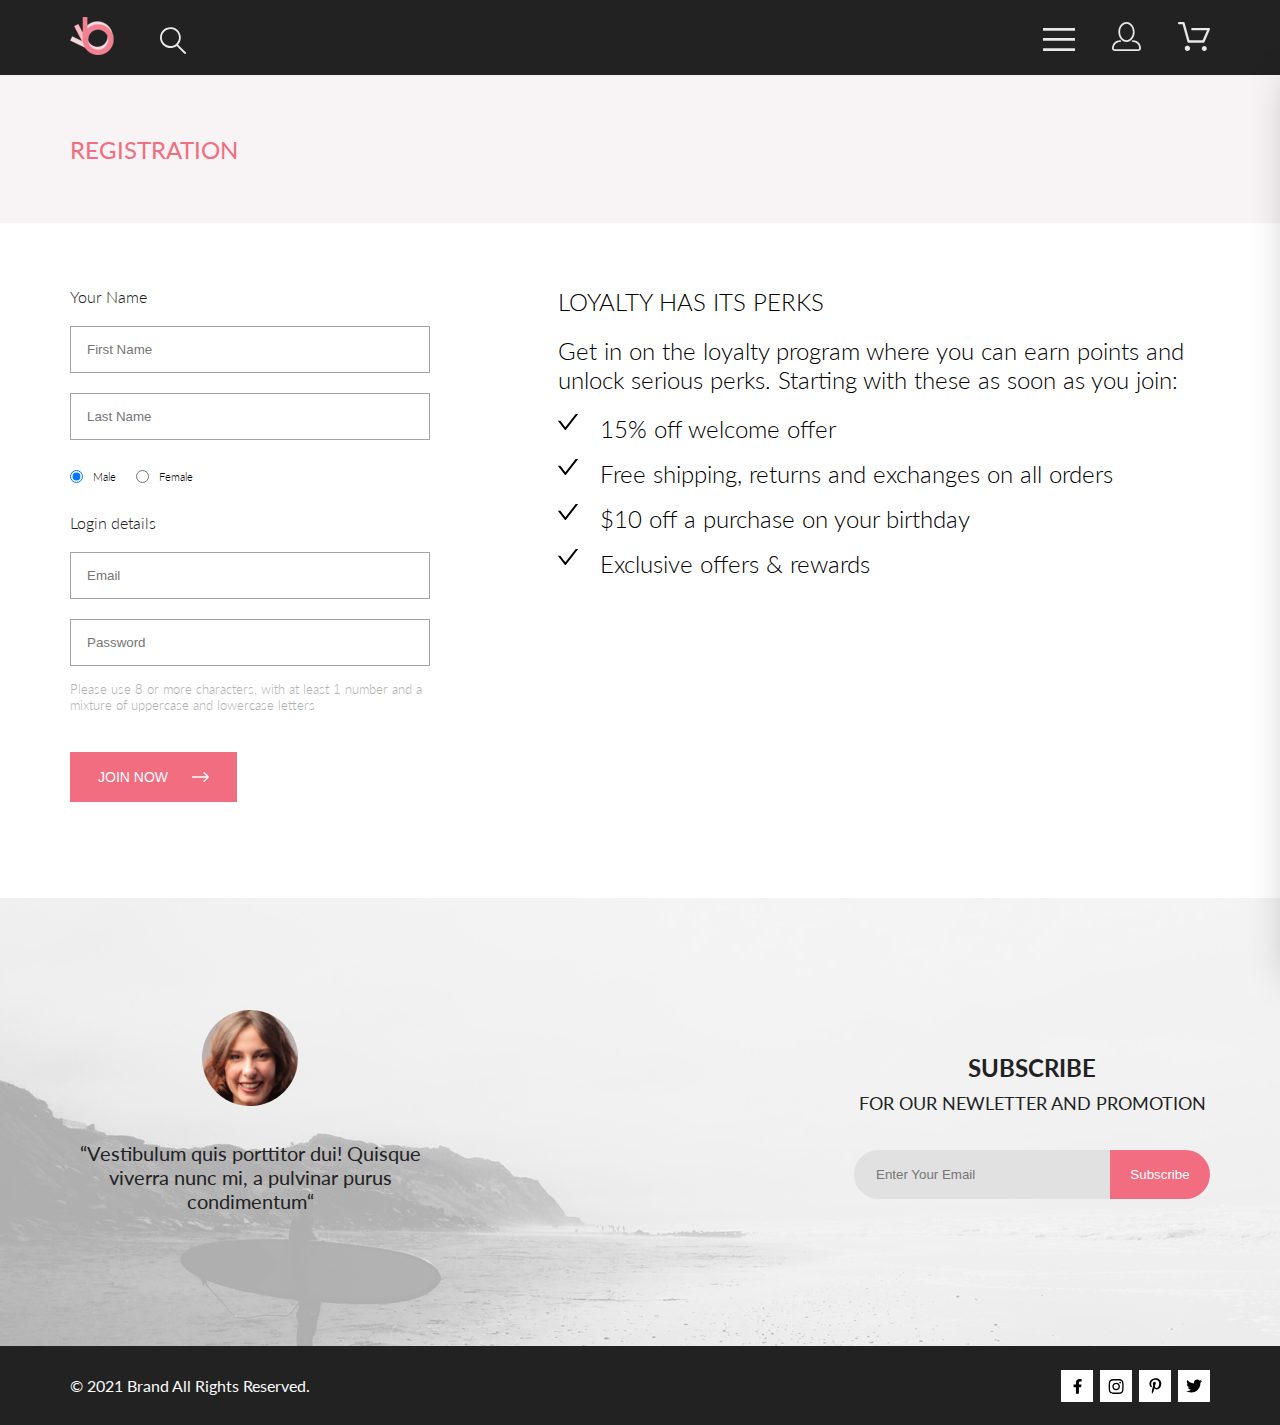
<file: regestration.html>
<!DOCTYPE html>
<html lang="en">
<head>
    <meta charset="UTF-8">
    <meta http-equiv="X-UA-Compatible" content="IE=edge">
    <meta name="viewport" content="width=device-width, initial-scale=1.0">
    <title>Document</title>
    <link rel="stylesheet" href="css/style.css">
    <link rel="preconnect" href="https://fonts.gstatic.com">
    <link href="https://fonts.googleapis.com/css2?family=Lato:wght@300;400;700;900&display=swap" rel="stylesheet">
</head>
<body>
    <div class="wrapper">
    <div class="top">
    <header class="header centr">
        <div class="header__left">
            <a href="index.html"><img src="img/logo.png" alt="logo"></a>
            <a class="header__search" href="#"><svg width="27" height="28" viewBox="0 0 27 28" fill="none"
                    xmlns="http://www.w3.org/2000/svg">
                    <path
                        d="M19.0596 17.6259C20.6713 15.8658 21.6282 13.6048 21.7698 11.2225C21.9113 8.84018 21.2288 6.48173 19.8369 4.54318C18.445 2.60463 16.4285 1.20404 14.126 0.576619C11.8234 -0.0508009 9.3751 0.13316 7.19217 1.09761C5.00923 2.06205 3.22463 3.74825 2.13804 5.87302C1.05145 7.9978 0.729054 10.4318 1.225 12.7661C1.72094 15.1005 3.00501 17.1932 4.86158 18.6927C6.71814 20.1922 9.03413 21.0072 11.4206 21.0009C13.673 21.004 15.8645 20.27 17.6606 18.9109L25.4086 26.7179C25.4941 26.807 25.5965 26.8781 25.7099 26.927C25.8232 26.9759 25.9452 27.0017 26.0686 27.0029C26.1923 27.0033 26.3148 26.9782 26.4283 26.9292C26.5419 26.8801 26.6441 26.8082 26.7286 26.7179C26.9025 26.537 26.9997 26.2958 26.9997 26.0449C26.9997 25.794 26.9025 25.5528 26.7286 25.3719L19.0596 17.6259ZM2.88662 10.5009C2.89946 8.81563 3.41094 7.17187 4.35659 5.77685C5.30224 4.38183 6.63972 3.29801 8.20044 2.662C9.76115 2.02599 11.4752 1.86627 13.1266 2.20298C14.7779 2.53969 16.2926 3.35775 17.4797 4.55404C18.6668 5.75033 19.4732 7.27129 19.7972 8.92519C20.1212 10.5791 19.9483 12.2919 19.3002 13.8476C18.6522 15.4034 17.5581 16.7325 16.1559 17.6674C14.7536 18.6023 13.1059 19.1011 11.4206 19.1009C9.14916 19.0901 6.97482 18.1784 5.37484 16.566C3.77486 14.9537 2.87998 12.7724 2.88662 10.5009Z"
                        fill="#E8E8E8" />
                </svg></a>
        </div>
        <div class="header__right">
            <input type="checkbox" id="switch" checked>
            <label class="header__icon" for="switch"><svg width="32" height="23" viewBox="0 0 32 23" fill="none"
                    xmlns="http://www.w3.org/2000/svg">
                    <path d="M0 23V20.31H32V23H0ZM0 12.76V10.07H32V12.76H0ZM0 2.69V0H32V2.69H0Z" fill="#E05C6E" /></svg>
            </label>
            <nav class="menu">
                <label for="switch"><svg width="13" height="13" viewBox="0 0 13 13" fill="none" xmlns="http://www.w3.org/2000/svg">
                    <path d="M7.4158 6.00409L11.7158 1.71409C11.9041 1.52579 12.0099 1.27039 12.0099 1.00409C12.0099 0.73779 11.9041 0.482395 11.7158 0.294092C11.5275 0.105788 11.2721 0 11.0058 0C10.7395 0 10.4841 0.105788 10.2958 0.294092L6.0058 4.59409L1.7158 0.294092C1.52749 0.105788 1.2721 -1.9841e-09 1.0058 0C0.739497 1.9841e-09 0.484102 0.105788 0.295798 0.294092C0.107495 0.482395 0.0017066 0.73779 0.0017066 1.00409C0.0017066 1.27039 0.107495 1.52579 0.295798 1.71409L4.5958 6.00409L0.295798 10.2941C0.20207 10.3871 0.127676 10.4977 0.0769072 10.6195C0.0261385 10.7414 0 10.8721 0 11.0041C0 11.1361 0.0261385 11.2668 0.0769072 11.3887C0.127676 11.5105 0.20207 11.6211 0.295798 11.7141C0.388761 11.8078 0.499362 11.8822 0.621222 11.933C0.743081 11.9838 0.873786 12.0099 1.0058 12.0099C1.13781 12.0099 1.26852 11.9838 1.39038 11.933C1.51223 11.8822 1.62284 11.8078 1.7158 11.7141L6.0058 7.41409L10.2958 11.7141C10.3888 11.8078 10.4994 11.8822 10.6212 11.933C10.7431 11.9838 10.8738 12.0099 11.0058 12.0099C11.1378 12.0099 11.2685 11.9838 11.3904 11.933C11.5122 11.8822 11.6228 11.8078 11.7158 11.7141C11.8095 11.6211 11.8839 11.5105 11.9347 11.3887C11.9855 11.2668 12.0116 11.1361 12.0116 11.0041C12.0116 10.8721 11.9855 10.7414 11.9347 10.6195C11.8839 10.4977 11.8095 10.3871 11.7158 10.2941L7.4158 6.00409Z" fill="#6F6E6E"/>
                    </svg>
                </label>
                <div class="menu__links-menu">
                    <a href="regestration.html"><svg class="header__icon header__icon_mob" width="29" height="29" viewBox="0 0 29 29"
                        fill="none" xmlns="http://www.w3.org/2000/svg">
                        <path
                            d="M14.5 19.937C19 19.937 22.656 15.464 22.656 9.968C22.656 4.472 19 0 14.5 0C13.3631 0.0217413 12.2463 0.303398 11.2351 0.823397C10.2239 1.34339 9.34507 2.08794 8.66602 3C7.12663 4.99573 6.30819 7.45381 6.34399 9.974C6.34399 15.465 10 19.937 14.5 19.937ZM14.5 1.813C18 1.813 20.844 5.472 20.844 9.969C20.844 14.466 17.998 18.125 14.5 18.125C11.002 18.125 8.15603 14.465 8.15503 9.969C8.15403 5.473 11 1.813 14.5 1.813ZM20.844 18.125C20.6036 18.125 20.373 18.2205 20.203 18.3905C20.033 18.5605 19.9375 18.7911 19.9375 19.0315C19.9375 19.2719 20.033 19.5025 20.203 19.6725C20.373 19.8425 20.6036 19.938 20.844 19.938C22.526 19.9399 24.1386 20.6088 25.3279 21.7982C26.5172 22.9875 27.1861 24.6 27.188 26.282C27.1875 26.5221 27.0918 26.7523 26.922 26.9221C26.7522 27.0918 26.5221 27.1875 26.282 27.188H2.71997C2.47985 27.1875 2.24975 27.0918 2.07996 26.9221C1.91016 26.7523 1.81449 26.5221 1.81396 26.282C1.81608 24.6001 2.48517 22.9877 3.67444 21.7985C4.86371 20.6092 6.47608 19.9401 8.15796 19.938C8.39824 19.938 8.62868 19.8425 8.79858 19.6726C8.96849 19.5027 9.06396 19.2723 9.06396 19.032C9.06396 18.7917 8.96849 18.5613 8.79858 18.3914C8.62868 18.2215 8.39824 18.126 8.15796 18.126C5.99541 18.1279 3.92201 18.9875 2.39258 20.5164C0.863144 22.0453 0.00264777 24.1185 0 26.281C0.000794067 27.0019 0.287502 27.693 0.797241 28.2027C1.30698 28.7125 1.99811 28.9992 2.71899 29H26.282C27.0027 28.9989 27.6936 28.7121 28.2031 28.2024C28.7126 27.6927 28.9992 27.0017 29 26.281C28.9974 24.1187 28.1372 22.0457 26.6083 20.5168C25.0793 18.9878 23.0063 18.1276 20.844 18.125Z"
                            fill="#E8E8E8" />
                    </svg></a>
                    <a href="cart.html"><svg class="header__icon header__icon_mob" width="32" height="29" viewBox="0 0 32 29"
                        fill="none" xmlns="http://www.w3.org/2000/svg">
                        <path
                            d="M26.2009 29C25.5532 28.9738 24.9415 28.6948 24.4972 28.2227C24.0529 27.7506 23.8114 27.1232 23.8245 26.475C23.8376 25.8269 24.1043 25.2097 24.5673 24.7559C25.0303 24.3022 25.6527 24.048 26.301 24.048C26.9493 24.048 27.5717 24.3022 28.0347 24.7559C28.4977 25.2097 28.7644 25.8269 28.7775 26.475C28.7906 27.1232 28.549 27.7506 28.1047 28.2227C27.6604 28.6948 27.0488 28.9738 26.401 29H26.2009ZM6.75293 26.32C6.75293 25.79 6.91011 25.2718 7.20459 24.8311C7.49907 24.3904 7.91764 24.0469 8.40735 23.844C8.89705 23.6412 9.43594 23.5881 9.95581 23.6915C10.4757 23.7949 10.9532 24.0502 11.328 24.425C11.7028 24.7998 11.9581 25.2773 12.0615 25.7972C12.1649 26.317 12.1118 26.8559 11.9089 27.3456C11.7061 27.8353 11.3626 28.2539 10.9219 28.5483C10.4812 28.8428 9.96304 29 9.43298 29C9.08087 29.0003 8.73212 28.9311 8.40674 28.7966C8.08136 28.662 7.78569 28.4646 7.53662 28.2158C7.28755 27.9669 7.09001 27.6713 6.9552 27.3461C6.82039 27.0208 6.75098 26.6721 6.75098 26.32H6.75293ZM10.553 20.686C10.2935 20.6868 10.0409 20.6024 9.83411 20.4457C9.62727 20.2891 9.47758 20.0689 9.40796 19.819L4.57495 2.36401H1.18201C0.868521 2.36401 0.567859 2.23947 0.346191 2.01781C0.124523 1.79614 0 1.49549 0 1.18201C0 0.868519 0.124523 0.567873 0.346191 0.346205C0.567859 0.124537 0.868521 5.81268e-06 1.18201 5.81268e-06H5.46301C5.7225 -0.00080736 5.97504 0.0837201 6.18176 0.240568C6.38848 0.397416 6.53784 0.617884 6.60693 0.868006L11.4399 18.323H24.6179L29.001 8.27501H14.401C14.2428 8.27961 14.0854 8.25242 13.9379 8.19507C13.7904 8.13771 13.6559 8.05134 13.5424 7.94108C13.4288 7.83082 13.3386 7.69891 13.277 7.55315C13.2154 7.40739 13.1836 7.25075 13.1836 7.0925C13.1836 6.93426 13.2154 6.77762 13.277 6.63186C13.3386 6.4861 13.4288 6.35419 13.5424 6.24393C13.6559 6.13367 13.7904 6.0473 13.9379 5.98994C14.0854 5.93259 14.2428 5.90541 14.401 5.91001H30.814C31.0097 5.90996 31.2022 5.95866 31.3744 6.05172C31.5465 6.14478 31.6928 6.27926 31.7999 6.44301C31.9078 6.60729 31.9734 6.79569 31.9908 6.99145C32.0083 7.18721 31.9771 7.38424 31.9 7.565L26.495 19.977C26.4026 20.1876 26.251 20.3668 26.0585 20.4927C25.866 20.6186 25.641 20.6858 25.411 20.686H10.553Z"
                            fill="#E8E8E8" />
                    </svg></a>
                </div>
                <h3 class="menu__heading">MENU</h3>
                <ul class="menu__catalog">
                    <li>
                        <a class="menu__section" href="catalog.html">MAN</a>
                            <ul>
                                <li><a class="menu__item" href="catalog.html">Accessories</a></li>
                                <li><a class="menu__item" href="catalog.html">Bags</a></li>
                                <li><a class="menu__item" href="catalog.html">Denim</a></li>
                                <li><a class="menu__item" href="catalog.html">T-Shirts</a></li>
                            </ul>
                    </li>
                    <li>
                        <a class="menu__section" href="catalog.html">WOMAN</a>
                            <ul>
                                <li><a class="menu__item" href="catalog.html">Accessories</a></li>
                                <li><a class="menu__item" href="catalog.html">Jackets & Coats</a></li>
                                <li><a class="menu__item" href="catalog.html">Polos</a></li>
                                <li><a class="menu__item" href="catalog.html">T-Shirts</a></li>
                                <li><a class="menu__item" href="catalog.html">Shirts</a></li>
                            </ul>
                    </li>
                    <li>
                        <a class="menu__section" href="catalog.html">KIDS</a>
                            <ul>
                                <li><a class="menu__item" href="catalog.html">Accessories</a></li>
                                <li><a class="menu__item" href="catalog.html">Jackets & Coats</a></li>
                                <li><a class="menu__item" href="catalog.html">Polos</a></li>
                                <li><a class="menu__item" href="catalog.html">T-Shirts</a></li>
                                <li><a class="menu__item" href="catalog.html">Shirts</a></li>
                                <li><a class="menu__item" href="catalog.html">Bags</a></li>
                            </ul>
                    </li>
                </ul>
            </nav>
            <a class="header__icon header__icon_desc" href="regestration.html"><svg width="29" height="29" viewBox="0 0 29 29" fill="none"
                    xmlns="http://www.w3.org/2000/svg">
                    <path
                        d="M14.5 19.937C19 19.937 22.656 15.464 22.656 9.968C22.656 4.472 19 0 14.5 0C13.3631 0.0217413 12.2463 0.303398 11.2351 0.823397C10.2239 1.34339 9.34507 2.08794 8.66602 3C7.12663 4.99573 6.30819 7.45381 6.34399 9.974C6.34399 15.465 10 19.937 14.5 19.937ZM14.5 1.813C18 1.813 20.844 5.472 20.844 9.969C20.844 14.466 17.998 18.125 14.5 18.125C11.002 18.125 8.15603 14.465 8.15503 9.969C8.15403 5.473 11 1.813 14.5 1.813ZM20.844 18.125C20.6036 18.125 20.373 18.2205 20.203 18.3905C20.033 18.5605 19.9375 18.7911 19.9375 19.0315C19.9375 19.2719 20.033 19.5025 20.203 19.6725C20.373 19.8425 20.6036 19.938 20.844 19.938C22.526 19.9399 24.1386 20.6088 25.3279 21.7982C26.5172 22.9875 27.1861 24.6 27.188 26.282C27.1875 26.5221 27.0918 26.7523 26.922 26.9221C26.7522 27.0918 26.5221 27.1875 26.282 27.188H2.71997C2.47985 27.1875 2.24975 27.0918 2.07996 26.9221C1.91016 26.7523 1.81449 26.5221 1.81396 26.282C1.81608 24.6001 2.48517 22.9877 3.67444 21.7985C4.86371 20.6092 6.47608 19.9401 8.15796 19.938C8.39824 19.938 8.62868 19.8425 8.79858 19.6726C8.96849 19.5027 9.06396 19.2723 9.06396 19.032C9.06396 18.7917 8.96849 18.5613 8.79858 18.3914C8.62868 18.2215 8.39824 18.126 8.15796 18.126C5.99541 18.1279 3.92201 18.9875 2.39258 20.5164C0.863144 22.0453 0.00264777 24.1185 0 26.281C0.000794067 27.0019 0.287502 27.693 0.797241 28.2027C1.30698 28.7125 1.99811 28.9992 2.71899 29H26.282C27.0027 28.9989 27.6936 28.7121 28.2031 28.2024C28.7126 27.6927 28.9992 27.0017 29 26.281C28.9974 24.1187 28.1372 22.0457 26.6083 20.5168C25.0793 18.9878 23.0063 18.1276 20.844 18.125Z"
                        fill="#E8E8E8" />
                </svg></a>
            <a class="header__icon header__icon_desc" href="cart.html"><svg width="32" height="29" viewBox="0 0 32 29" fill="none"
                    xmlns="http://www.w3.org/2000/svg">
                    <path
                        d="M26.2009 29C25.5532 28.9738 24.9415 28.6948 24.4972 28.2227C24.0529 27.7506 23.8114 27.1232 23.8245 26.475C23.8376 25.8269 24.1043 25.2097 24.5673 24.7559C25.0303 24.3022 25.6527 24.048 26.301 24.048C26.9493 24.048 27.5717 24.3022 28.0347 24.7559C28.4977 25.2097 28.7644 25.8269 28.7775 26.475C28.7906 27.1232 28.549 27.7506 28.1047 28.2227C27.6604 28.6948 27.0488 28.9738 26.401 29H26.2009ZM6.75293 26.32C6.75293 25.79 6.91011 25.2718 7.20459 24.8311C7.49907 24.3904 7.91764 24.0469 8.40735 23.844C8.89705 23.6412 9.43594 23.5881 9.95581 23.6915C10.4757 23.7949 10.9532 24.0502 11.328 24.425C11.7028 24.7998 11.9581 25.2773 12.0615 25.7972C12.1649 26.317 12.1118 26.8559 11.9089 27.3456C11.7061 27.8353 11.3626 28.2539 10.9219 28.5483C10.4812 28.8428 9.96304 29 9.43298 29C9.08087 29.0003 8.73212 28.9311 8.40674 28.7966C8.08136 28.662 7.78569 28.4646 7.53662 28.2158C7.28755 27.9669 7.09001 27.6713 6.9552 27.3461C6.82039 27.0208 6.75098 26.6721 6.75098 26.32H6.75293ZM10.553 20.686C10.2935 20.6868 10.0409 20.6024 9.83411 20.4457C9.62727 20.2891 9.47758 20.0689 9.40796 19.819L4.57495 2.36401H1.18201C0.868521 2.36401 0.567859 2.23947 0.346191 2.01781C0.124523 1.79614 0 1.49549 0 1.18201C0 0.868519 0.124523 0.567873 0.346191 0.346205C0.567859 0.124537 0.868521 5.81268e-06 1.18201 5.81268e-06H5.46301C5.7225 -0.00080736 5.97504 0.0837201 6.18176 0.240568C6.38848 0.397416 6.53784 0.617884 6.60693 0.868006L11.4399 18.323H24.6179L29.001 8.27501H14.401C14.2428 8.27961 14.0854 8.25242 13.9379 8.19507C13.7904 8.13771 13.6559 8.05134 13.5424 7.94108C13.4288 7.83082 13.3386 7.69891 13.277 7.55315C13.2154 7.40739 13.1836 7.25075 13.1836 7.0925C13.1836 6.93426 13.2154 6.77762 13.277 6.63186C13.3386 6.4861 13.4288 6.35419 13.5424 6.24393C13.6559 6.13367 13.7904 6.0473 13.9379 5.98994C14.0854 5.93259 14.2428 5.90541 14.401 5.91001H30.814C31.0097 5.90996 31.2022 5.95866 31.3744 6.05172C31.5465 6.14478 31.6928 6.27926 31.7999 6.44301C31.9078 6.60729 31.9734 6.79569 31.9908 6.99145C32.0083 7.18721 31.9771 7.38424 31.9 7.565L26.495 19.977C26.4026 20.1876 26.251 20.3668 26.0585 20.4927C25.866 20.6186 25.641 20.6858 25.411 20.686H10.553Z"
                        fill="#E8E8E8" />
                </svg></a>
        </div>
    </header>
    <section class="breadcrumbs breadcrumb_prodoct centr">
        <h3 class="breadcrumbs__heading">REGISTRATION</h3>
    </section>
    </div>
    <section class="regestration centr">
        <form class="site__form site__form_reg-form">   
                <h3>Your Name</h3>
                <input type="text" placeholder="First Name" required>
                <input type="text" placeholder="Last Name" required>
                <div>
                    <label for="male"><input id="male" type="radio" name="sex" checked>Male</label>
                    <label for="female"><input id="female" type="radio" name="sex">Female</label>
                </div>
                <h3>Login details</h3>
                <input type="email" placeholder="Email" required>
                <input type="text" placeholder="Password" required>
            <p>Please use 8 or more characters, with at least 1 number and a mixture of uppercase and lowercase letters</p>
            <button type="submit">JOIN NOW <svg width="17" height="10" viewBox="0 0 17 10" fill="none" xmlns="http://www.w3.org/2000/svg"><path fill-rule="evenodd" clip-rule="evenodd" d="M11.54 0.208095C11.6058 0.142131 11.684 0.0897967 11.77 0.0540883C11.8561 0.01838 11.9483 0 12.0415 0C12.1347 0 12.2269 0.01838 12.313 0.0540883C12.399 0.0897967 12.4772 0.142131 12.543 0.208095L16.7929 4.458C16.8589 4.5238 16.9112 4.60196 16.9469 4.68802C16.9826 4.77407 17.001 4.86632 17.001 4.95949C17.001 5.05266 16.9826 5.14491 16.9469 5.23097C16.9112 5.31702 16.8589 5.39518 16.7929 5.46098L12.543 9.71089C12.41 9.84389 12.2296 9.91861 12.0415 9.91861C11.8534 9.91861 11.673 9.84389 11.54 9.71089C11.407 9.57788 11.3323 9.39749 11.3323 9.2094C11.3323 9.0213 11.407 8.84091 11.54 8.70791L15.2898 4.95949L11.54 1.21107C11.474 1.14528 11.4217 1.06711 11.386 0.981059C11.3503 0.895005 11.3319 0.802752 11.3319 0.709584C11.3319 0.616415 11.3503 0.524162 11.386 0.438109C11.4217 0.352055 11.474 0.273891 11.54 0.208095Z" fill="white"/><path fill-rule="evenodd" clip-rule="evenodd" d="M0 4.95948C0 4.77162 0.0746263 4.59146 0.207462 4.45862C0.340297 4.32579 0.52046 4.25116 0.708318 4.25116H15.583C15.7708 4.25116 15.951 4.32579 16.0838 4.45862C16.2167 4.59146 16.2913 4.77162 16.2913 4.95948C16.2913 5.14734 16.2167 5.3275 16.0838 5.46033C15.951 5.59317 15.7708 5.6678 15.583 5.6678H0.708318C0.52046 5.6678 0.340297 5.59317 0.207462 5.46033C0.0746263 5.3275 0 5.14734 0 4.95948Z" fill="white"/></svg>
                </button>
        </form>
        <div class="regestration__text">
            <div class="regestration__text-topic">
                <p>LOYALTY HAS ITS PERKS</p>
                <p>Get in on the loyalty program where you can earn points and unlock serious perks. Starting with these as soon as you join:</p>
            </div>   
            <div class="regestration__text-dignity">
                <div class="regestration__text-string">
                    <svg width="20" height="16" viewBox="0 0 20 16" fill="none" xmlns="http://www.w3.org/2000/svg"><path d="M19.8035 0H18.0904C17.8502 0 17.6222 0.111827 17.4752 0.303176L7.3702 13.2826L2.52481 7.05754C2.45151 6.96318 2.35808 6.88688 2.25153 6.83438C2.14499 6.78187 2.0281 6.75451 1.90963 6.75437H0.196467C0.032258 6.75437 -0.0584248 6.94572 0.0420614 7.07494L6.75503 15.6981C7.06874 16.1006 7.67166 16.1006 7.98782 15.6981L19.9579 0.318087C20.0584 0.191349 19.9677 0 19.8035 0Z" fill="black"/></svg>
                    <p>15% off welcome offer</p>
                </div>
                <div class="regestration__text-string">
                    <svg width="20" height="16" viewBox="0 0 20 16" fill="none" xmlns="http://www.w3.org/2000/svg"><path d="M19.8035 0H18.0904C17.8502 0 17.6222 0.111827 17.4752 0.303176L7.3702 13.2826L2.52481 7.05754C2.45151 6.96318 2.35808 6.88688 2.25153 6.83438C2.14499 6.78187 2.0281 6.75451 1.90963 6.75437H0.196467C0.032258 6.75437 -0.0584248 6.94572 0.0420614 7.07494L6.75503 15.6981C7.06874 16.1006 7.67166 16.1006 7.98782 15.6981L19.9579 0.318087C20.0584 0.191349 19.9677 0 19.8035 0Z" fill="black"/></svg>
                    <p>Free shipping, returns and exchanges on all orders</p>
                </div>
                <div class="regestration__text-string">
                    <svg width="20" height="16" viewBox="0 0 20 16" fill="none" xmlns="http://www.w3.org/2000/svg"><path d="M19.8035 0H18.0904C17.8502 0 17.6222 0.111827 17.4752 0.303176L7.3702 13.2826L2.52481 7.05754C2.45151 6.96318 2.35808 6.88688 2.25153 6.83438C2.14499 6.78187 2.0281 6.75451 1.90963 6.75437H0.196467C0.032258 6.75437 -0.0584248 6.94572 0.0420614 7.07494L6.75503 15.6981C7.06874 16.1006 7.67166 16.1006 7.98782 15.6981L19.9579 0.318087C20.0584 0.191349 19.9677 0 19.8035 0Z" fill="black"/></svg>
                    <p>$10 off a purchase on your birthday</p>
                </div>
                <div class="regestration__text-string">
                    <svg width="20" height="16" viewBox="0 0 20 16" fill="none" xmlns="http://www.w3.org/2000/svg"><path d="M19.8035 0H18.0904C17.8502 0 17.6222 0.111827 17.4752 0.303176L7.3702 13.2826L2.52481 7.05754C2.45151 6.96318 2.35808 6.88688 2.25153 6.83438C2.14499 6.78187 2.0281 6.75451 1.90963 6.75437H0.196467C0.032258 6.75437 -0.0584248 6.94572 0.0420614 7.07494L6.75503 15.6981C7.06874 16.1006 7.67166 16.1006 7.98782 15.6981L19.9579 0.318087C20.0584 0.191349 19.9677 0 19.8035 0Z" fill="black"/></svg>
                    <p>Exclusive offers & rewards</p>
                </div>
            </div>
        </div>
    </section>
    <footer class="footer">
            <div class="footer__middle centr">
                <div class="footer__middle_left">
                    <img class="footer__middle_left_img" src="img/pretty_women.png" alt="Лицо">
                    <p class="footer__middle_left_content">“Vestibulum quis porttitor dui! Quisque viverra nunc mi, a
                        pulvinar purus condimentum“</p>
                </div>
                <div class="footer__middle_right">
                    <h2 class="footer__middle_right_h2">SUBSCRIBE</h2>
                    <h3 class="footer__middle_right_h3">FOR OUR NEWLETTER AND PROMOTION</h3>
                    <form action="#" class="footer__middle_right_form">
                        <input class="footer__middle_right_form_input" type="email" placeholder="Enter Your Email" required>
                        <button type="submit" class="footer__middle_right_form_button">Subscribe</button>
                    </form>
                </div>
            </div>
            <div class="footer__down centr">
                <p class="footer__down_copy">© 2021 Brand All Rights Reserved.</p>
                <div class="footer__down_socials">
                    <a class="footer__down_socials_link" href="#"><svg class="footer__down_socials_ico" width="9" height="15"
                            viewBox="0 0 9 15" fill="none" xmlns="http://www.w3.org/2000/svg">
                            <path
                                d="M8.08836 8.28L8.50686 5.61602H5.89022V3.88729C5.89022 3.15847 6.25574 2.44806 7.42765 2.44806H8.61722V0.179975C8.61722 0.179975 7.53772 0 6.50561 0C4.35073 0 2.9422 1.27593 2.9422 3.5857V5.61602H0.546875V8.28H2.9422V14.72H5.89022V8.28H8.08836Z"
                                fill="black" />
                        </svg>
                    </a>
                    <a class="footer__down_socials_link" href="#"><svg class="footer__down_socials_ico" width="16" height="15"
                            viewBox="0 0 16 15" fill="none" xmlns="http://www.w3.org/2000/svg">
                            <path
                                d="M8.13897 3.68159C6.02383 3.68159 4.31774 5.38491 4.31774 7.49663C4.31774 9.60835 6.02383 11.3117 8.13897 11.3117C10.2541 11.3117 11.9602 9.60835 11.9602 7.49663C11.9602 5.38491 10.2541 3.68159 8.13897 3.68159ZM8.13897 9.9769C6.77211 9.9769 5.65467 8.8646 5.65467 7.49663C5.65467 6.12866 6.76878 5.01636 8.13897 5.01636C9.50915 5.01636 10.6233 6.12866 10.6233 7.49663C10.6233 8.8646 9.50583 9.9769 8.13897 9.9769ZM13.0078 3.52554C13.0078 4.02026 12.6087 4.41538 12.1165 4.41538C11.621 4.41538 11.2252 4.01694 11.2252 3.52554C11.2252 3.03413 11.6243 2.63569 12.1165 2.63569C12.6087 2.63569 13.0078 3.03413 13.0078 3.52554ZM15.5386 4.42866C15.4821 3.23667 15.2094 2.18081 14.3347 1.31089C13.4634 0.440967 12.4058 0.168701 11.2119 0.108936C9.9814 0.039209 6.29321 0.039209 5.0627 0.108936C3.8721 0.165381 2.81453 0.437646 1.93987 1.30757C1.06522 2.17749 0.795836 3.23335 0.735973 4.42534C0.666134 5.65386 0.666134 9.33608 0.735973 10.5646C0.79251 11.7566 1.06522 12.8124 1.93987 13.6824C2.81453 14.5523 3.86878 14.8246 5.0627 14.8843C6.29321 14.9541 9.9814 14.9541 11.2119 14.8843C12.4058 14.8279 13.4634 14.5556 14.3347 13.6824C15.2061 12.8124 15.4788 11.7566 15.5386 10.5646C15.6085 9.33608 15.6085 5.65718 15.5386 4.42866ZM13.949 11.8828C13.6895 12.5335 13.1874 13.0349 12.5322 13.2972C11.5511 13.6857 9.22314 13.596 8.13897 13.596C7.05479 13.596 4.72348 13.6824 3.74573 13.2972C3.09389 13.0382 2.59171 12.5369 2.32898 11.8828C1.93987 10.9033 2.02967 8.57905 2.02967 7.49663C2.02967 6.41421 1.9432 4.08667 2.32898 3.1105C2.58838 2.45972 3.09056 1.95835 3.74573 1.69604C4.7268 1.30757 7.05479 1.39722 8.13897 1.39722C9.22314 1.39722 11.5545 1.31089 12.5322 1.69604C13.184 1.95503 13.6862 2.4564 13.949 3.1105C14.3381 4.08999 14.2483 6.41421 14.2483 7.49663C14.2483 8.57905 14.3381 10.9066 13.949 11.8828Z"
                                fill="black" />
                        </svg>
                    </a>
                    <a class="footer__down_socials_link" href="#"><svg class="footer__down_socials_ico" width="13" height="16"
                            viewBox="0 0 13 16" fill="none" xmlns="http://www.w3.org/2000/svg">
                            <path
                                d="M6.74032 0.203125C3.55564 0.203125 0.408203 2.34063 0.408203 5.8C0.408203 8 1.63738 9.25 2.38233 9.25C2.68963 9.25 2.86655 8.3875 2.86655 8.14375C2.86655 7.85313 2.13091 7.23438 2.13091 6.025C2.13091 3.5125 4.03055 1.73125 6.4889 1.73125C8.60271 1.73125 10.1671 2.94062 10.1671 5.1625C10.1671 6.82187 9.50597 9.93437 7.36422 9.93437C6.59133 9.93437 5.93018 9.37187 5.93018 8.56563C5.93018 7.38438 6.74963 6.24062 6.74963 5.02187C6.74963 2.95312 3.835 3.32812 3.835 5.82812C3.835 6.35313 3.90018 6.93437 4.13298 7.4125C3.70463 9.26875 2.82931 12.0344 2.82931 13.9469C2.82931 14.5375 2.91311 15.1188 2.96899 15.7094C3.07452 15.8281 3.02175 15.8156 3.18316 15.7563C4.74757 13.6 4.69169 13.1781 5.3994 10.3562C5.78119 11.0875 6.76826 11.4812 7.55046 11.4812C10.8469 11.4812 12.3275 8.24688 12.3275 5.33125C12.3275 2.22813 9.66427 0.203125 6.74032 0.203125Z"
                                fill="black" />
                        </svg>
                    </a>
                    <a class="footer__down_socials_link" href="#"><svg class="footer__down_socials_ico" width="17" height="14"
                            viewBox="0 0 17 14" fill="none" xmlns="http://www.w3.org/2000/svg">
                            <path
                                d="M14.417 3.74052C14.427 3.88264 14.427 4.0248 14.427 4.16692C14.427 8.50192 11.1498 13.4969 5.15986 13.4969C3.31448 13.4969 1.60022 12.9588 0.158203 12.0248C0.420396 12.0552 0.67247 12.0654 0.944752 12.0654C2.46741 12.0654 3.8691 11.5476 4.98843 10.6644C3.5565 10.6339 2.3565 9.68977 1.94305 8.39027C2.14475 8.4207 2.34642 8.44102 2.5582 8.44102C2.85063 8.44102 3.14308 8.40039 3.41533 8.32936C1.92291 8.02477 0.803551 6.70498 0.803551 5.11108V5.07048C1.23715 5.31414 1.74139 5.46642 2.2758 5.4867C1.39849 4.89786 0.823727 3.8928 0.823727 2.75573C0.823727 2.14661 0.985041 1.58823 1.26741 1.10092C2.87077 3.09077 5.28086 4.39023 7.98334 4.53239C7.93293 4.28873 7.90266 4.03495 7.90266 3.78114C7.90266 1.97402 9.35477 0.501953 11.1598 0.501953C12.0976 0.501953 12.9446 0.897891 13.5396 1.53748C14.2757 1.39536 14.9816 1.12123 15.6068 0.745609C15.3648 1.50705 14.8505 2.14664 14.1749 2.5527C14.8304 2.48167 15.4657 2.29889 16.0505 2.04511C15.6069 2.69483 15.0522 3.27348 14.417 3.74052Z"
                                fill="black" />
                        </svg>
                    </a>
                </div>
            </div>
    </footer>
    </div>
</body>
</html>
</file>
<file: css/style.css>
@-webkit-keyframes jello-horizontal {
  0% {
    -webkit-transform: scale3d(1, 1, 1);
            transform: scale3d(1, 1, 1);
  }
  30% {
    -webkit-transform: scale3d(1.25, 0.75, 1);
            transform: scale3d(1.25, 0.75, 1);
  }
  40% {
    -webkit-transform: scale3d(0.75, 1.25, 1);
            transform: scale3d(0.75, 1.25, 1);
  }
  50% {
    -webkit-transform: scale3d(1.15, 0.85, 1);
            transform: scale3d(1.15, 0.85, 1);
  }
  65% {
    -webkit-transform: scale3d(0.95, 1.05, 1);
            transform: scale3d(0.95, 1.05, 1);
  }
  75% {
    -webkit-transform: scale3d(1.05, 0.95, 1);
            transform: scale3d(1.05, 0.95, 1);
  }
  100% {
    -webkit-transform: scale3d(1, 1, 1);
            transform: scale3d(1, 1, 1);
  }
}

@keyframes jello-horizontal {
  0% {
    -webkit-transform: scale3d(1, 1, 1);
            transform: scale3d(1, 1, 1);
  }
  30% {
    -webkit-transform: scale3d(1.25, 0.75, 1);
            transform: scale3d(1.25, 0.75, 1);
  }
  40% {
    -webkit-transform: scale3d(0.75, 1.25, 1);
            transform: scale3d(0.75, 1.25, 1);
  }
  50% {
    -webkit-transform: scale3d(1.15, 0.85, 1);
            transform: scale3d(1.15, 0.85, 1);
  }
  65% {
    -webkit-transform: scale3d(0.95, 1.05, 1);
            transform: scale3d(0.95, 1.05, 1);
  }
  75% {
    -webkit-transform: scale3d(1.05, 0.95, 1);
            transform: scale3d(1.05, 0.95, 1);
  }
  100% {
    -webkit-transform: scale3d(1, 1, 1);
            transform: scale3d(1, 1, 1);
  }
}

@-webkit-keyframes bounce-in-right {
  0% {
    -webkit-transform: translateX(600px);
            transform: translateX(600px);
    -webkit-animation-timing-function: ease-in;
            animation-timing-function: ease-in;
    opacity: 0;
  }
  38% {
    -webkit-transform: translateX(0);
            transform: translateX(0);
    -webkit-animation-timing-function: ease-out;
            animation-timing-function: ease-out;
    opacity: 1;
  }
  55% {
    -webkit-transform: translateX(68px);
            transform: translateX(68px);
    -webkit-animation-timing-function: ease-in;
            animation-timing-function: ease-in;
  }
  72% {
    -webkit-transform: translateX(0);
            transform: translateX(0);
    -webkit-animation-timing-function: ease-out;
            animation-timing-function: ease-out;
  }
  81% {
    -webkit-transform: translateX(32px);
            transform: translateX(32px);
    -webkit-animation-timing-function: ease-in;
            animation-timing-function: ease-in;
  }
  90% {
    -webkit-transform: translateX(0);
            transform: translateX(0);
    -webkit-animation-timing-function: ease-out;
            animation-timing-function: ease-out;
  }
  95% {
    -webkit-transform: translateX(8px);
            transform: translateX(8px);
    -webkit-animation-timing-function: ease-in;
            animation-timing-function: ease-in;
  }
  100% {
    -webkit-transform: translateX(0);
            transform: translateX(0);
    -webkit-animation-timing-function: ease-out;
            animation-timing-function: ease-out;
  }
}

@keyframes bounce-in-right {
  0% {
    -webkit-transform: translateX(600px);
            transform: translateX(600px);
    -webkit-animation-timing-function: ease-in;
            animation-timing-function: ease-in;
    opacity: 0;
  }
  38% {
    -webkit-transform: translateX(0);
            transform: translateX(0);
    -webkit-animation-timing-function: ease-out;
            animation-timing-function: ease-out;
    opacity: 1;
  }
  55% {
    -webkit-transform: translateX(68px);
            transform: translateX(68px);
    -webkit-animation-timing-function: ease-in;
            animation-timing-function: ease-in;
  }
  72% {
    -webkit-transform: translateX(0);
            transform: translateX(0);
    -webkit-animation-timing-function: ease-out;
            animation-timing-function: ease-out;
  }
  81% {
    -webkit-transform: translateX(32px);
            transform: translateX(32px);
    -webkit-animation-timing-function: ease-in;
            animation-timing-function: ease-in;
  }
  90% {
    -webkit-transform: translateX(0);
            transform: translateX(0);
    -webkit-animation-timing-function: ease-out;
            animation-timing-function: ease-out;
  }
  95% {
    -webkit-transform: translateX(8px);
            transform: translateX(8px);
    -webkit-animation-timing-function: ease-in;
            animation-timing-function: ease-in;
  }
  100% {
    -webkit-transform: translateX(0);
            transform: translateX(0);
    -webkit-animation-timing-function: ease-out;
            animation-timing-function: ease-out;
  }
}

* {
  margin: 0;
  padding: 0;
}

html, body {
  height: 100%;
}

body {
  font-family: 'Lato', sans-serif;
  overflow-x: hidden;
}

.wrapper {
  min-height: 100%;
  display: -webkit-box;
  display: -ms-flexbox;
  display: flex;
  -webkit-box-orient: vertical;
  -webkit-box-direction: normal;
      -ms-flex-direction: column;
          flex-direction: column;
}

a {
  text-decoration: none;
}

.color-text {
  color: #F16D7F;
}

.centr {
  padding-left: calc(50% - 570px);
  padding-right: calc(50% - 570px);
}

.top {
  -webkit-box-flex: 1;
      -ms-flex-positive: 1;
          flex-grow: 1;
}

.header {
  background: #222222;
  height: 75px;
  display: -webkit-box;
  display: -ms-flexbox;
  display: flex;
  -webkit-box-align: center;
      -ms-flex-align: center;
          align-items: center;
  -webkit-box-pack: justify;
      -ms-flex-pack: justify;
          justify-content: space-between;
}

.header__search {
  margin-left: 41px;
}

.header__icon:not(:last-child) {
  margin-right: 33px;
}

.header__icon_mob {
  display: none;
}

.header a:active path {
  fill: #E05C6E;
}

.menu {
  background: #FFFFFF;
  -webkit-box-shadow: 6px 4px 35px rgba(0, 0, 0, 0.21);
          box-shadow: 6px 4px 35px rgba(0, 0, 0, 0.21);
  padding: 16px 16px 0px 32px;
  position: absolute;
  top: 75px;
  right: 0;
  width: 232px;
  min-height: 100vh;
  -webkit-box-sizing: border-box;
          box-sizing: border-box;
  -webkit-transition: right .3s;
  transition: right .3s;
  z-index: 1;
  display: -webkit-box;
  display: -ms-flexbox;
  display: flex;
  -webkit-box-orient: vertical;
  -webkit-box-direction: normal;
      -ms-flex-direction: column;
          flex-direction: column;
}

.menu label {
  -ms-flex-item-align: end;
      align-self: flex-end;
}

.menu label path {
  -webkit-transition: fill 0.3s;
  transition: fill 0.3s;
}

.menu label:hover path {
  fill: #F16D7F;
}

.menu ul {
  list-style-type: none;
}

.menu ul a {
  -webkit-transition: color 0.2s;
  transition: color 0.2s;
}

.menu ul a:hover {
  color: #E05C6E;
}

.menu__heading {
  font-style: normal;
  font-weight: bold;
  font-size: 14px;
  line-height: 17px;
  color: #000000;
  padding-bottom: 24px;
}

.menu__catalog ul {
  display: -webkit-box;
  display: -ms-flexbox;
  display: flex;
  -webkit-box-orient: vertical;
  -webkit-box-direction: normal;
      -ms-flex-direction: column;
          flex-direction: column;
  gap: 11px;
  padding: 12px 0 20px;
}

.menu__catalog ul a {
  -webkit-transition: color 0.2s;
  transition: color 0.2s;
}

.menu__catalog ul a:hover {
  color: #F16D7F;
}

.menu__section {
  font-style: normal;
  font-weight: normal;
  font-size: 14px;
  line-height: 17px;
  color: #F16D7F;
}

.menu__item {
  font-style: normal;
  font-weight: normal;
  font-size: 14px;
  line-height: 17px;
  margin-left: 22px;
  color: #6F6E6E;
}

#switch {
  display: none;
}

#switch:checked ~ .menu {
  right: -232px;
}

#switch:checked ~ label svg path {
  fill: #E8E8E8;
}

.promo {
  background: #F1E4E6;
  display: -webkit-box;
  display: -ms-flexbox;
  display: flex;
  padding-left: calc(50% - 800px);
  padding-right: calc(50% - 800px);
}

.promo__img {
  width: 50%;
}

.promo__photo {
  width: 100%;
  height: 100%;
}

.promo__h1 {
  font-style: normal;
  font-weight: 900;
  font-size: 48px;
  line-height: 58px;
  color: #222222;
}

.promo__h2 {
  font-style: normal;
  font-weight: 400;
  font-size: 32px;
  line-height: 38px;
  color: #222222;
}

.promo__h2_select {
  color: #F16D7F;
}

.promo__text {
  -webkit-animation: bounce-in-right 1.1s both;
          animation: bounce-in-right 1.1s both;
  padding-top: 16%;
}

.promo__content {
  border-left: 12px solid #F16D7F;
  padding-left: 16px;
}

.sale {
  padding-top: 65px;
  padding-bottom: 96px;
}

.sale__item {
  height: 260px;
  -webkit-box-flex: 1;
      -ms-flex-positive: 1;
          flex-grow: 1;
  background-position: center;
  display: -webkit-box;
  display: -ms-flexbox;
  display: flex;
  -webkit-box-orient: vertical;
  -webkit-box-direction: normal;
      -ms-flex-direction: column;
          flex-direction: column;
  -webkit-box-align: center;
      -ms-flex-align: center;
          align-items: center;
  -webkit-box-pack: center;
      -ms-flex-pack: center;
          justify-content: center;
  background-size: cover;
}

.sale__top {
  display: -webkit-box;
  display: -ms-flexbox;
  display: flex;
  gap: 30px;
}

.sale__item_1 {
  background-image: url(../img/women.jpg);
}

.sale__item_2 {
  background-image: url(../img/men.jpg);
}

.sale__item_3 {
  background-image: url(../img/child.jpg);
}

.sale__bottom {
  background-image: url(../img/accesories.jpg);
  height: 180px;
  background-position: center;
  margin-top: 30px;
  display: -webkit-box;
  display: -ms-flexbox;
  display: flex;
  -webkit-box-orient: vertical;
  -webkit-box-direction: normal;
      -ms-flex-direction: column;
          flex-direction: column;
  -webkit-box-align: center;
      -ms-flex-align: center;
          align-items: center;
  -webkit-box-pack: center;
      -ms-flex-pack: center;
          justify-content: center;
  background-size: cover;
}

.sale__text {
  font-style: normal;
  font-weight: normal;
  font-size: 16px;
  line-height: 19px;
  text-align: center;
  color: #FFFFFF;
}

.sale__heading {
  font-style: normal;
  font-weight: bold;
  font-size: 24px;
  line-height: 29px;
  text-align: center;
  color: #F16D7F;
}

.cart {
  margin-bottom: 192px;
}

.cart__box {
  display: -webkit-box;
  display: -ms-flexbox;
  display: flex;
  gap: 30px;
  -ms-flex-wrap: wrap;
      flex-wrap: wrap;
  gap: 30px;
  margin-bottom: 48px;
}

.cart__up {
  margin-top: 48px;
  margin-bottom: 30px;
}

.cart__item {
  width: 360px;
  position: relative;
}

.cart__item:hover .cart__add {
  display: -webkit-box;
  display: -ms-flexbox;
  display: flex;
}

.cart__item:hover .cart__img {
  -webkit-filter: brightness(0.5);
          filter: brightness(0.5);
}

.cart__title {
  text-align: center;
}

.cart__title_up {
  font-style: normal;
  font-weight: normal;
  font-size: 30px;
  line-height: 36px;
  color: #222222;
}

.cart__title_down {
  font-style: normal;
  font-weight: normal;
  font-size: 14px;
  line-height: 17px;
  color: #9F9F9F;
  margin-bottom: 48px;
}

.cart__content {
  padding: 24px 16px 20px;
  background: #F8F8F8;
}

.cart__content_title {
  font-style: normal;
  font-weight: 700;
  font-size: 13px;
  line-height: 16px;
  color: #000000;
  margin-top: 25px;
}

.cart__content_text {
  font-style: normal;
  font-weight: 300;
  font-size: 14px;
  line-height: 17px;
  color: #5D5D5D;
  padding-top: 12px;
  padding-bottom: 18px;
}

.cart__content_price {
  font-style: normal;
  font-weight: normal;
  font-size: 16px;
  line-height: 19px;
  color: #F16D7F;
  padding-bottom: 20px;
}

.cart__bottom {
  border: 1px solid #FF6A6A;
  font-style: normal;
  font-weight: normal;
  font-size: 16px;
  line-height: 19px;
  color: #F26376;
  padding: 14px 38px;
  position: absolute;
  left: 50%;
  -webkit-transform: translate(-50%, 0);
          transform: translate(-50%, 0);
  -webkit-transition: background 0.3s, color 0.3s;
  transition: background 0.3s, color 0.3s;
}

.cart__bottom:hover {
  background: #F16D7F;
  color: #FFFFFF;
}

.cart__add {
  border: 1px solid #FFFFFF;
  top: 188px;
  left: 111px;
  display: none;
  -webkit-box-pack: center;
      -ms-flex-pack: center;
          justify-content: center;
  -webkit-box-align: center;
      -ms-flex-align: center;
          align-items: center;
  width: 139px;
  height: 44px;
  font-size: 14px;
  line-height: 17px;
  color: #FFFFFF;
  position: absolute;
  -webkit-transition: background 0.3s, color 0.3s;
  transition: background 0.3s, color 0.3s;
}

.cart__add:hover {
  background-color: #FFFFFF;
  color: #000000;
}

.cart__add:hover .cart__cart path {
  fill: black;
}

.cart__cart {
  margin-right: 11px;
}

.cart__cart path {
  -webkit-transition: fill 0.3s;
  transition: fill 0.3s;
}

.cart__link {
  display: -webkit-box;
  display: -ms-flexbox;
  display: flex;
}

.cart__img {
  width: 100%;
  -webkit-transition: -webkit-filter .3s;
  transition: -webkit-filter .3s;
  transition: filter .3s;
  transition: filter .3s, -webkit-filter .3s;
}

.benefit {
  background: #222222;
  padding-top: 105px;
  padding-bottom: 105px;
  display: -webkit-box;
  display: -ms-flexbox;
  display: flex;
  gap: 20px;
}

.benefit__content {
  width: 360px;
  display: -webkit-box;
  display: -ms-flexbox;
  display: flex;
  -webkit-box-orient: vertical;
  -webkit-box-direction: normal;
      -ms-flex-direction: column;
          flex-direction: column;
  -webkit-box-pack: center;
      -ms-flex-pack: center;
          justify-content: center;
  -webkit-box-align: center;
      -ms-flex-align: center;
          align-items: center;
}

.benefit__content_title {
  margin-top: 19px;
  margin-bottom: 16px;
  font-style: normal;
  font-weight: normal;
  font-size: 20px;
  line-height: 24px;
  color: #FBFBFB;
}

.benefit__content_text {
  font-style: normal;
  font-weight: 300;
  font-size: 14px;
  line-height: 17px;
  text-align: center;
  color: #FBFBFB;
}

.footer__middle {
  background-image: url(../img/footer_down.jpg);
  background-repeat: no-repeat;
  height: 448px;
  background-size: cover;
  background-position: -8px bottom;
  display: -webkit-box;
  display: -ms-flexbox;
  display: flex;
  -webkit-box-pack: justify;
      -ms-flex-pack: justify;
          justify-content: space-between;
}

.footer__middle_left {
  text-align: center;
  margin-top: 112px;
  max-width: 360px;
}

.footer__middle_left_content {
  min-height: 99px;
  text-align: center;
  margin-top: 32px;
  font-style: normal;
  font-weight: normal;
  font-size: 20px;
  line-height: 24px;
  text-align: center;
  color: #222224;
}

.footer__middle_right {
  margin-top: 150px;
}

.footer__middle_right_h2 {
  font-style: normal;
  font-weight: bold;
  font-size: 24px;
  line-height: 167%;
  text-align: center;
  color: #222222;
}

.footer__middle_right_h3 {
  font-style: normal;
  font-weight: normal;
  font-size: 18px;
  line-height: 167%;
  text-align: center;
  color: #222222;
  padding-bottom: 32px;
}

.footer__middle_right_form {
  display: -webkit-box;
  display: -ms-flexbox;
  display: flex;
}

.footer__middle_right_form_input {
  -webkit-box-sizing: border-box;
          box-sizing: border-box;
  border-top-left-radius: 30px;
  border-bottom-left-radius: 30px;
  height: 49px;
  width: 256px;
  padding: 0px 22px;
  border: none;
  background: #e1e1e1;
}

.footer__middle_right_form_input:focus {
  outline: 0;
}

.footer__middle_right_form_button {
  border-top-right-radius: 30px;
  border-bottom-right-radius: 30px;
  height: 49px;
  width: 100px;
  text-align: center;
  background: #F16D7F;
  color: #FFFFFF;
  border: none;
  -webkit-transition: background 0.3s, color 0.3s;
  transition: background 0.3s, color 0.3s;
}

.footer__middle_right_form_button:focus {
  outline: 0;
}

.footer__middle_right_form_button:hover {
  background: #E05C6E;
}

.footer__down {
  background: #222222;
  height: 79px;
  display: -webkit-box;
  display: -ms-flexbox;
  display: flex;
  -webkit-box-pack: justify;
      -ms-flex-pack: justify;
          justify-content: space-between;
}

.footer__down_copy {
  font-style: normal;
  font-weight: normal;
  font-size: 16px;
  line-height: 19px;
  color: #FBFBFB;
  margin-top: 30px;
}

.footer__down_socials {
  margin-top: 24px;
  display: -webkit-box;
  display: -ms-flexbox;
  display: flex;
  gap: 7px;
}

.footer__down_socials_link {
  width: 32px;
  height: 32px;
  background: #FFFFFF;
  position: relative;
  -webkit-transition: background 0.3s, color 0.3s;
  transition: background 0.3s, color 0.3s;
}

.footer__down_socials_link:hover {
  -webkit-animation: jello-horizontal .5s both;
          animation: jello-horizontal .5s both;
  background: #F16D7F;
}

.footer__down_socials_link:hover .footer__down_socials_ico path {
  fill: white;
}

.footer__down_socials_ico {
  position: absolute;
  top: 0;
  right: 0;
  bottom: 0;
  left: 0;
  z-index: 1;
  margin: auto;
}

.footer__down_socials_ico path {
  -webkit-transition: fill 0.3s;
  transition: fill 0.3s;
}

.breadcrumbs {
  background: #F8F3F4;
  height: 148px;
  display: -webkit-box;
  display: -ms-flexbox;
  display: flex;
  -webkit-box-pack: justify;
      -ms-flex-pack: justify;
          justify-content: space-between;
  -webkit-box-align: center;
      -ms-flex-align: center;
          align-items: center;
  margin-bottom: 39px;
}

.breadcrumbs__heading {
  display: inline-block;
  font-size: 24px;
  line-height: 29px;
  color: #F16D7F;
  font-style: normal;
  font-weight: normal;
}

.breadcrumbs__nav {
  display: -webkit-box;
  display: -ms-flexbox;
  display: flex;
  list-style-type: none;
}

.breadcrumbs__link {
  font-style: normal;
  font-weight: normal;
  font-size: 14px;
  line-height: 17px;
  color: #636363;
  -webkit-transition: color 0.2s;
  transition: color 0.2s;
}

.breadcrumbs__link:hover {
  color: #F16D7F;
}

.breadcrumbs__list:not(:last-child)::after {
  content: '/';
  margin-left: 8px;
  margin-right: 8px;
}

.breadcrumbs__list:last-child a {
  font-weight: bold;
  color: #F16D7F;
}

.catalog {
  margin-bottom: 96px;
}

.catalog__filter {
  display: -webkit-box;
  display: -ms-flexbox;
  display: flex;
  margin-bottom: 64px;
  position: relative;
}

.catalog__filter_name {
  font-weight: 600;
  font-size: 14px;
  line-height: 17px;
  padding-top: 17px;
  padding-left: 17px;
  position: absolute;
  z-index: 1;
}

.catalog__filter_name[open] {
  background: #FFFFFF;
  -webkit-box-shadow: 6px 4px 35px rgba(0, 0, 0, 0.21);
          box-shadow: 6px 4px 35px rgba(0, 0, 0, 0.21);
  min-width: 360px;
  padding-bottom: 17px;
}

.catalog__filter_name summary {
  display: block;
}

.catalog__filter_name summary:focus {
  outline: 0;
}

.catalog__filter_name summary::-webkit-details-marker {
  display: none;
}

.catalog__filter_name summary svg {
  padding-left: 10px;
}

.catalog__filter_name[open] > .catalog__filter_name_summary path {
  fill: #F16D7F;
}

.catalog__filter_name[open] > .catalog__filter_name_summary {
  color: #F16D7F;
}

.catalog__filter_name_list {
  list-style: none;
}

.catalog__filter_name_list_item {
  padding-top: 18px;
}

.catalog__filter_name_list_item details summary {
  display: block;
  border-left: 5px solid #F16D7F;
  border-bottom: 1px solid #EBEBEB;
  padding: 11px 0;
  padding-left: 11px;
  font-style: normal;
  font-weight: normal;
  font-size: 14px;
  line-height: 17px;
  color: #6F6E6E;
}

.catalog__filter_name_list_item details summary:focus {
  outline: 0;
}

.catalog__filter_name_list_item details summary::-webkit-details-marker {
  display: none;
}

.catalog__filter_name_list_item details summary::after {
  content: none;
}

.catalog__filter_name_list_item details ul {
  list-style: none;
  padding: 24px 0px 6px 34px;
  display: -webkit-box;
  display: -ms-flexbox;
  display: flex;
  -webkit-box-orient: vertical;
  -webkit-box-direction: normal;
      -ms-flex-direction: column;
          flex-direction: column;
  gap: 11px;
}

.catalog__filter_name_list_item details ul li a {
  font-style: normal;
  font-weight: normal;
  font-size: 14px;
  line-height: 17px;
  color: #6F6E6E;
  -webkit-transition: color 0.2s;
  transition: color 0.2s;
}

.catalog__filter_name_list_item details ul li a:hover {
  color: #F16D7F;
}

.catalog__filter_name_list li details[open] > .catalog__filter_name_list_summary {
  color: #F16D7F;
}

.catalog__filter_elemets {
  display: -webkit-box;
  display: -ms-flexbox;
  display: flex;
  margin-left: 390px;
  list-style-type: none;
  font-style: normal;
  font-weight: normal;
  font-size: 14px;
  line-height: 17px;
  color: #6F6E6E;
  padding-top: 17px;
}

.catalog__filter_elemets li {
  position: relative;
}

.catalog__filter_elemets li:not(:first-child) {
  margin-left: 28px;
}

.catalog__filter_elemets details summary {
  display: block;
}

.catalog__filter_elemets details summary:focus {
  outline: 0;
}

.catalog__filter_elemets details summary::-webkit-details-marker {
  display: none;
}

.catalog__filter_elemets details summary::after {
  content: url(../img/marker.svg);
  padding-left: 10px;
}

.catalog__filter_elemets details form {
  display: -webkit-box;
  display: -ms-flexbox;
  display: flex;
  -webkit-box-orient: vertical;
  -webkit-box-direction: normal;
      -ms-flex-direction: column;
          flex-direction: column;
  position: absolute;
  background: #FFFFFF;
  -webkit-box-shadow: 6px 4px 35px rgba(0, 0, 0, 0.21);
          box-shadow: 6px 4px 35px rgba(0, 0, 0, 0.21);
  min-width: 80px;
  z-index: 1;
  left: -10px;
}

.catalog__filter_elemets details form label {
  margin: 10px 10px 0px;
}

.catalog__filter_elemets details form label:last-child {
  margin-bottom: 10px;
}

.catalog__filter_elemets details form label input {
  margin-right: 10px;
}

.catalog__filter_elemets li details[open] > .catalog__filter_elemets li details summary::after {
  content: url(../img/marker.svg);
}

.pagination {
  border: 1px solid #EBEBEB;
  margin: 0 auto;
  width: 284px;
}

.pagination__nav {
  display: -webkit-box;
  display: -ms-flexbox;
  display: flex;
  list-style-type: none;
  -webkit-box-pack: justify;
      -ms-flex-pack: justify;
          justify-content: space-between;
  padding: 15px;
}

.pagination__nav li a {
  font-style: normal;
  font-weight: 300;
  font-size: 16px;
  line-height: 19px;
  color: #C4C4C4;
  -webkit-transition: color 0.2s;
  transition: color 0.2s;
}

.pagination__nav li a:hover {
  color: #F16D7F;
}

.pagination__point {
  font-style: normal;
  font-weight: 300;
  font-size: 16px;
  line-height: 19px;
  color: #C4C4C4;
  margin: 0 -20px;
}

.breadcrumb_prodoct {
  margin: 0;
}

.product {
  margin-bottom: 128px;
}

.product_img {
  display: -webkit-box;
  display: -ms-flexbox;
  display: flex;
  position: relative;
  -webkit-box-align: center;
      -ms-flex-align: center;
          align-items: center;
  width: 100%;
  height: 777px;
  background: #F7F7F7;
}

.product_img img {
  width: 100%;
}

.product_carusel {
  display: -webkit-box;
  display: -ms-flexbox;
  display: flex;
  position: absolute;
  width: 100%;
  -webkit-box-pack: justify;
      -ms-flex-pack: justify;
          justify-content: space-between;
}

.product_carusel a {
  width: 47px;
  height: 47px;
  background: rgba(42, 42, 42, 0.15);
  display: -webkit-box;
  display: -ms-flexbox;
  display: flex;
  -webkit-box-align: center;
      -ms-flex-align: center;
          align-items: center;
}

.product_carusel a path {
  -webkit-transition: fill 0.3s;
  transition: fill 0.3s;
}

.product_carusel a:hover path {
  fill: #F16D7F;
}

.product_carusel a svg {
  margin: 0 auto;
}

.product_content {
  max-width: 1140px;
  margin: 0 auto;
  display: -webkit-box;
  display: -ms-flexbox;
  display: flex;
  -webkit-box-orient: vertical;
  -webkit-box-direction: normal;
      -ms-flex-direction: column;
          flex-direction: column;
  -webkit-box-align: center;
      -ms-flex-align: center;
          align-items: center;
  position: relative;
  background: #FFFFFF;
  margin-top: -64px;
  border: 1px solid #EAEAEA;
}

.product_content h4 {
  color: #F16D7F;
  font-style: normal;
  font-weight: 300;
  font-size: 14px;
  line-height: 17px;
  padding: 64px 0px 12px;
}

.product_content_line {
  height: 3px;
  width: 63px;
  background: #F16D7F;
}

.product_content h3 {
  padding: 12px 0 48px;
  font-style: normal;
  font-weight: 300;
  font-size: 18px;
  line-height: 22px;
  color: #4D4D4D;
}

.product_content_text {
  padding-bottom: 32px;
  font-style: normal;
  font-weight: 300;
  font-size: 14px;
  line-height: 17px;
  text-align: center;
  color: #5E5E5E;
  max-width: 552px;
}

.product_content_price {
  font-style: normal;
  font-weight: 300;
  font-size: 24px;
  line-height: 29px;
  color: #EF5B70;
  padding: 0px 293px;
  padding-bottom: 64px;
  margin-bottom: 64px;
  border-bottom: 1px solid #EAEAEA;
}

.product_choose {
  margin: 0;
  padding: 0;
  margin-bottom: 48px;
}

.product_bottom {
  border: 1px solid #FF6A6A;
  font-style: normal;
  font-weight: normal;
  font-size: 16px;
  line-height: 19px;
  color: #F26376;
  padding: 14px 38px;
  margin-bottom: 64px;
  display: -webkit-box;
  display: -ms-flexbox;
  display: flex;
  -webkit-box-align: center;
      -ms-flex-align: center;
          align-items: center;
  gap: 23px;
  -webkit-transition: background 0.3s, color 0.3s;
  transition: background 0.3s, color 0.3s;
}

.product_bottom path {
  -webkit-transition: fill 0.3s;
  transition: fill 0.3s;
}

.product_bottom:hover {
  background: #F16D7F;
  color: #FFFFFF;
}

.product_bottom:hover path {
  fill: #FFFFFF;
}

.cart_product {
  margin-bottom: 128px;
}

.basket {
  display: -webkit-box;
  display: -ms-flexbox;
  display: flex;
  -webkit-box-pack: justify;
      -ms-flex-pack: justify;
          justify-content: space-between;
  margin: 96px 0 128px;
}

.basket__carts {
  display: -webkit-box;
  display: -ms-flexbox;
  display: flex;
  -webkit-box-orient: vertical;
  -webkit-box-direction: normal;
      -ms-flex-direction: column;
          flex-direction: column;
}

.basket__orders {
  gap: 40px;
  display: -webkit-box;
  display: -ms-flexbox;
  display: flex;
  -webkit-box-orient: vertical;
  -webkit-box-direction: normal;
      -ms-flex-direction: column;
          flex-direction: column;
}

.basket__buttom {
  display: -webkit-box;
  display: -ms-flexbox;
  display: flex;
  -webkit-box-pack: justify;
      -ms-flex-pack: justify;
          justify-content: space-between;
  margin-top: 72px;
}

.basket__form {
  width: 360px;
}

.order {
  display: -webkit-box;
  display: -ms-flexbox;
  display: flex;
  -webkit-box-shadow: 6px 4px 35px rgba(0, 0, 0, 0.21);
          box-shadow: 6px 4px 35px rgba(0, 0, 0, 0.21);
  height: 308px;
  width: 648px;
  gap: 31px;
}

.order h3 {
  font-style: normal;
  font-weight: normal;
  font-size: 24px;
  line-height: 29px;
  margin: 22px 0 42px;
  display: -webkit-box;
  display: -ms-flexbox;
  display: flex;
}

.order h3 a {
  color: #222222;
  -webkit-transition: color 0.2s;
  transition: color 0.2s;
}

.order h3 a:hover {
  color: #F16D7F;
}

.order p {
  font-style: normal;
  font-weight: normal;
  font-size: 22px;
  line-height: 26px;
  color: #575757;
  margin-bottom: 8px;
}

.order__removal {
  margin: 0 22px 0 126px;
}

.order__removal path {
  -webkit-transition: fill 0.3s;
  transition: fill 0.3s;
}

.order__removal a:hover path {
  fill: #F16D7F;
}

.order input {
  border: 1px solid #EAEAEA;
  width: 44px;
  height: 24px;
  margin-left: 24px;
  font-style: normal;
  font-weight: normal;
  font-size: 18px;
  line-height: 22px;
  color: #656565;
  -moz-appearance: textfield;
  -webkit-appearance: textfield;
  appearance: textfield;
  text-align: center;
}

.order input::-webkit-outer-spin-button {
  display: none;
}

.order input::-webkit-inner-spin-button {
  display: none;
}

.order input:focus {
  outline: 0;
}

.buttom-carts {
  border: 1px solid #A4A4A4;
  padding: 16px 40px;
  font-style: normal;
  font-weight: 300;
  font-size: 14px;
  line-height: 17px;
  color: #000000;
  -webkit-transition: background 0.3s, color 0.3s;
  transition: background 0.3s, color 0.3s;
}

.buttom-carts:hover {
  color: #FFFFFF;
  background: #A4A4A4;
}

.site__form {
  display: -webkit-box;
  display: -ms-flexbox;
  display: flex;
  -webkit-box-orient: vertical;
  -webkit-box-direction: normal;
      -ms-flex-direction: column;
          flex-direction: column;
  min-width: 360px;
  -webkit-box-sizing: border-box;
          box-sizing: border-box;
}

.site__form h3 {
  font-style: normal;
  font-weight: 300;
  font-size: 16px;
  line-height: 19px;
  color: #222222;
}

.site__form input {
  height: 45px;
  border: 1px solid #A4A4A4;
  padding: 0 16px;
}

.site__form input:focus {
  outline: 0;
}

.site__form_shipping-adress {
  gap: 20px;
  margin: 17px 0px 57px 0px;
}

.site__form_shipping-adress button {
  border: 1px solid #A4A4A4;
  padding: 10px 14px;
  width: 30%;
  text-align: center;
  font-weight: 300;
  font-size: 11px;
  line-height: 13px;
  color: #4A4A4A;
  background: #FFFFFF;
  -webkit-transition: background 0.3s, color 0.3s;
  transition: background 0.3s, color 0.3s;
}

.site__form_shipping-adress button:hover {
  color: #FFFFFF;
  background: #A4A4A4;
}

.site__form_shipping-adress button:focus {
  outline: 0;
}

.total-price {
  background: #F5F3F3;
  display: -webkit-box;
  display: -ms-flexbox;
  display: flex;
  -webkit-box-orient: vertical;
  -webkit-box-direction: normal;
      -ms-flex-direction: column;
          flex-direction: column;
}

.total-price p {
  text-align: right;
  font-size: 11px;
  line-height: 13px;
  color: #4A4A4A;
  margin: 39px 34px 12px;
}

.total-price h3 {
  text-align: right;
  font-style: normal;
  font-weight: 300;
  font-size: 16px;
  line-height: 19px;
  color: #222222;
  margin: 0 34px 21px;
}

.total-price__total {
  margin-left: 32px;
}

.total-price__total_grand {
  color: #F16D7F;
  font-weight: bold;
}

.total-price__line {
  border: 1px solid #E2E2E2;
  width: 275px;
  -ms-flex-item-align: center;
      -ms-grid-row-align: center;
      align-self: center;
}

.total-price a {
  margin: 17px 0 42px;
  font-style: normal;
  font-weight: 300;
  font-size: 16px;
  line-height: 19px;
  background: #F16D7F;
  padding: 15px 42px;
  -ms-flex-item-align: center;
      -ms-grid-row-align: center;
      align-self: center;
  color: #FFFFFF;
  -webkit-transition: background 0.3s, color 0.3s;
  transition: background 0.3s, color 0.3s;
}

.total-price a:hover {
  background: #E05C6E;
}

.regestration {
  display: -webkit-box;
  display: -ms-flexbox;
  display: flex;
  margin: 64px 0 96px;
}

.regestration__text {
  font-style: normal;
  font-weight: 300;
  font-size: 24px;
  line-height: 29px;
  color: #000000;
}

.regestration__text-topic {
  display: -webkit-box;
  display: -ms-flexbox;
  display: flex;
  -webkit-box-orient: vertical;
  -webkit-box-direction: normal;
      -ms-flex-direction: column;
          flex-direction: column;
  gap: 20px;
  margin-bottom: 20px;
}

.regestration__text-dignity {
  display: -webkit-box;
  display: -ms-flexbox;
  display: flex;
  -webkit-box-orient: vertical;
  -webkit-box-direction: normal;
      -ms-flex-direction: column;
          flex-direction: column;
  gap: 16px;
}

.regestration__text-string {
  display: -webkit-box;
  display: -ms-flexbox;
  display: flex;
}

.regestration__text-string svg {
  margin-right: 22px;
}

.site__form_reg-form {
  gap: 20px;
  margin-right: 128px;
}

.site__form_reg-form div {
  padding: 10px 0;
  display: -webkit-box;
  display: -ms-flexbox;
  display: flex;
  gap: 20px;
}

.site__form_reg-form div label {
  font-style: normal;
  font-weight: 300;
  font-size: 11px;
  line-height: 13px;
  color: #000000;
  display: -webkit-box;
  display: -ms-flexbox;
  display: flex;
  gap: 10px;
}

.site__form_reg-form div input {
  height: auto;
}

.site__form_reg-form p {
  font-style: normal;
  font-weight: 300;
  font-size: 13px;
  line-height: 16px;
  color: #B1B1B1;
  padding-bottom: 19px;
  margin-top: -5px;
}

.site__form_reg-form button {
  width: 167px;
  height: 50px;
  color: #FFFFFF;
  text-align: center;
  font-style: normal;
  font-weight: normal;
  font-size: 14px;
  line-height: 17px;
  background: #F16D7F;
  border: none;
  -webkit-transition: background 0.3s, color 0.3s;
  transition: background 0.3s, color 0.3s;
}

.site__form_reg-form button:focus {
  outline: 0;
}

.site__form_reg-form button:hover {
  background: #E05C6E;
}

.site__form_reg-form button a {
  color: #FFFFFF;
}

.site__form_reg-form button svg {
  margin-left: 20px;
}

@media (max-width: 1023px) {
  .centr {
    padding-left: calc(50% - 368px);
    padding-right: calc(50% - 368px);
  }
  .promo__h1 {
    font-size: 37px;
    line-height: 44px;
  }
  .promo__h2 {
    font-size: 24px;
    line-height: 28px;
  }
  .sale {
    padding-bottom: 64px;
  }
  .sale__top {
    gap: 20px;
  }
  .sale__item {
    height: 167px;
  }
  .sale__bottom {
    height: 116px;
  }
  .cart {
    margin-bottom: 144px;
  }
  .cart__box {
    gap: 16px;
  }
  .benefit {
    -webkit-box-orient: vertical;
    -webkit-box-direction: normal;
        -ms-flex-direction: column;
            flex-direction: column;
    -webkit-box-align: center;
        -ms-flex-align: center;
            align-items: center;
    row-gap: 48px;
    padding-top: 48px;
    padding-bottom: 64px;
  }
  .footer__middle {
    background-position: -376px top;
    -webkit-box-orient: vertical;
    -webkit-box-direction: normal;
        -ms-flex-direction: column;
            flex-direction: column;
    -webkit-box-align: center;
        -ms-flex-align: center;
            align-items: center;
    padding-bottom: 140px;
  }
  .footer__middle_right {
    margin-top: 48px;
  }
  .footer__middle_right_h3 {
    padding-bottom: 22px;
  }
  .footer__middle_left {
    margin-top: 56px;
  }
  .regestration__text {
    font-size: 16px;
    line-height: 19px;
  }
  .site__form_reg-form {
    margin-right: 22px;
  }
  .breadcrumbs {
    margin-bottom: 7px;
  }
  .catalog__filter {
    margin-bottom: 40px;
  }
  .cart__box {
    margin-bottom: 40px;
  }
  .catalog {
    margin-bottom: 96px;
  }
  .product_img {
    height: 624px;
    margin-top: -7px;
  }
  .product_content {
    margin-top: 0;
  }
  .basket {
    -webkit-box-orient: vertical;
    -webkit-box-direction: normal;
        -ms-flex-direction: column;
            flex-direction: column;
  }
  .basket__buttom {
    -webkit-box-pack: center;
        -ms-flex-pack: center;
            justify-content: center;
    gap: 48px;
    margin: 64px 0 64px;
  }
  .basket__form {
    width: auto;
    display: -webkit-box;
    display: -ms-flexbox;
    display: flex;
    -webkit-box-pack: justify;
        -ms-flex-pack: justify;
            justify-content: space-between;
  }
  .total-price {
    min-width: 360px;
    height: 214px;
    margin-top: 38px;
  }
  .site__form_shipping-adress {
    margin: auto;
  }
  .order {
    -ms-flex-item-align: center;
        -ms-grid-row-align: center;
        align-self: center;
  }
}

@media (max-width: 767px) {
  .centr {
    padding-left: calc(50% - 212px);
    padding-right: calc(50% - 212px);
  }
  .header__icon:not(:last-child) {
    margin-right: 8px;
  }
  .header__icon_desc {
    display: none;
  }
  .header__icon_mob {
    display: block;
  }
  .menu {
    width: 100%;
    top: 0;
    height: 100vh;
  }
  .menu__links-menu {
    display: -webkit-box;
    display: -ms-flexbox;
    display: flex;
    -webkit-box-pack: center;
        -ms-flex-pack: center;
            justify-content: center;
    gap: 32px;
  }
  .menu__links-menu path {
    fill: #F16D7F;
  }
  #switch:checked ~ .menu {
    right: -100%;
  }
  .promo {
    height: 363px;
    display: -webkit-box;
    display: -ms-flexbox;
    display: flex;
    -webkit-box-pack: center;
        -ms-flex-pack: center;
            justify-content: center;
  }
  .promo__text {
    padding: 148px 48px;
  }
  .promo__h1 {
    font-size: 38px;
    line-height: 46px;
  }
  .promo__h2 {
    font-size: 20px;
    line-height: 24px;
  }
  .promo__img {
    display: none;
  }
  .sale__top {
    -webkit-box-orient: vertical;
    -webkit-box-direction: normal;
        -ms-flex-direction: column;
            flex-direction: column;
    row-gap: 32px;
  }
  .sale__item {
    height: 248px;
  }
  .sale__bottom {
    height: 111px;
    margin-top: 32px;
  }
  .benefit {
    padding-left: 14px;
    padding-right: 14px;
  }
  .cart {
    margin-bottom: 184px;
  }
  .cart__bottom {
    width: 213px;
    -webkit-box-sizing: border-box;
            box-sizing: border-box;
  }
  .cart__item {
    width: auto;
    min-width: 360px;
  }
  .footer__middle {
    background-position: -504px bottom;
  }
  .regestration {
    -webkit-box-orient: vertical;
    -webkit-box-direction: normal;
        -ms-flex-direction: column;
            flex-direction: column;
    -webkit-box-align: center;
        -ms-flex-align: center;
            align-items: center;
    gap: 40px;
    margin-top: 40px;
  }
  .site__form_reg-form {
    margin-right: 0px;
  }
  .breadcrumbs {
    -webkit-box-orient: vertical;
    -webkit-box-direction: normal;
        -ms-flex-direction: column;
            flex-direction: column;
    -webkit-box-pack: center;
        -ms-flex-pack: center;
            justify-content: center;
    gap: 32px;
  }
  .catalog__filter_name {
    padding-left: 0;
  }
  .catalog__filter_name_summary span {
    display: none;
  }
  .catalog__filter_name svg {
    width: 37px;
    height: 25px;
  }
  .catalog__filter_elemets {
    margin-left: 150px;
    font-size: 12px;
    line-height: 14px;
  }
  .product {
    margin-bottom: 64px;
  }
  .product_choose {
    margin-left: 0;
    font-size: 10px;
    line-height: 12px;
    margin-bottom: 64px;
  }
  .cart_product {
    margin-bottom: 64px;
  }
  .basket {
    margin: 39px 0 96px;
  }
  .basket__buttom {
    gap: 8px;
    margin: 30px 0 48px;
  }
  .basket__form {
    -webkit-box-orient: vertical;
    -webkit-box-direction: normal;
        -ms-flex-direction: column;
            flex-direction: column;
    margin-top: 48px;
  }
  .order {
    width: 358px;
    height: 188px;
    gap: 18px;
  }
  .order h3 {
    font-size: 16px;
    line-height: 19px;
    margin: 13px 56px 24px 0;
    width: 196px;
  }
  .order__removal {
    margin: 0 22px 0 31px;
  }
  .order__removal svg {
    width: 8px;
    height: 12px;
  }
  .order p {
    font-size: 14px;
    line-height: 17px;
    margin-bottom: 4px;
  }
  .order input {
    width: 24px;
    height: 16px;
    font-size: 10px;
    line-height: 12px;
  }
  .buttom-carts {
    font-size: 12px;
    line-height: 14px;
    padding: 8px 19px;
  }
}

@media (max-width: 425px) {
  .centr {
    padding-left: 8px;
    padding-right: 8px;
  }
}
/*# sourceMappingURL=style.css.map */
</file>
